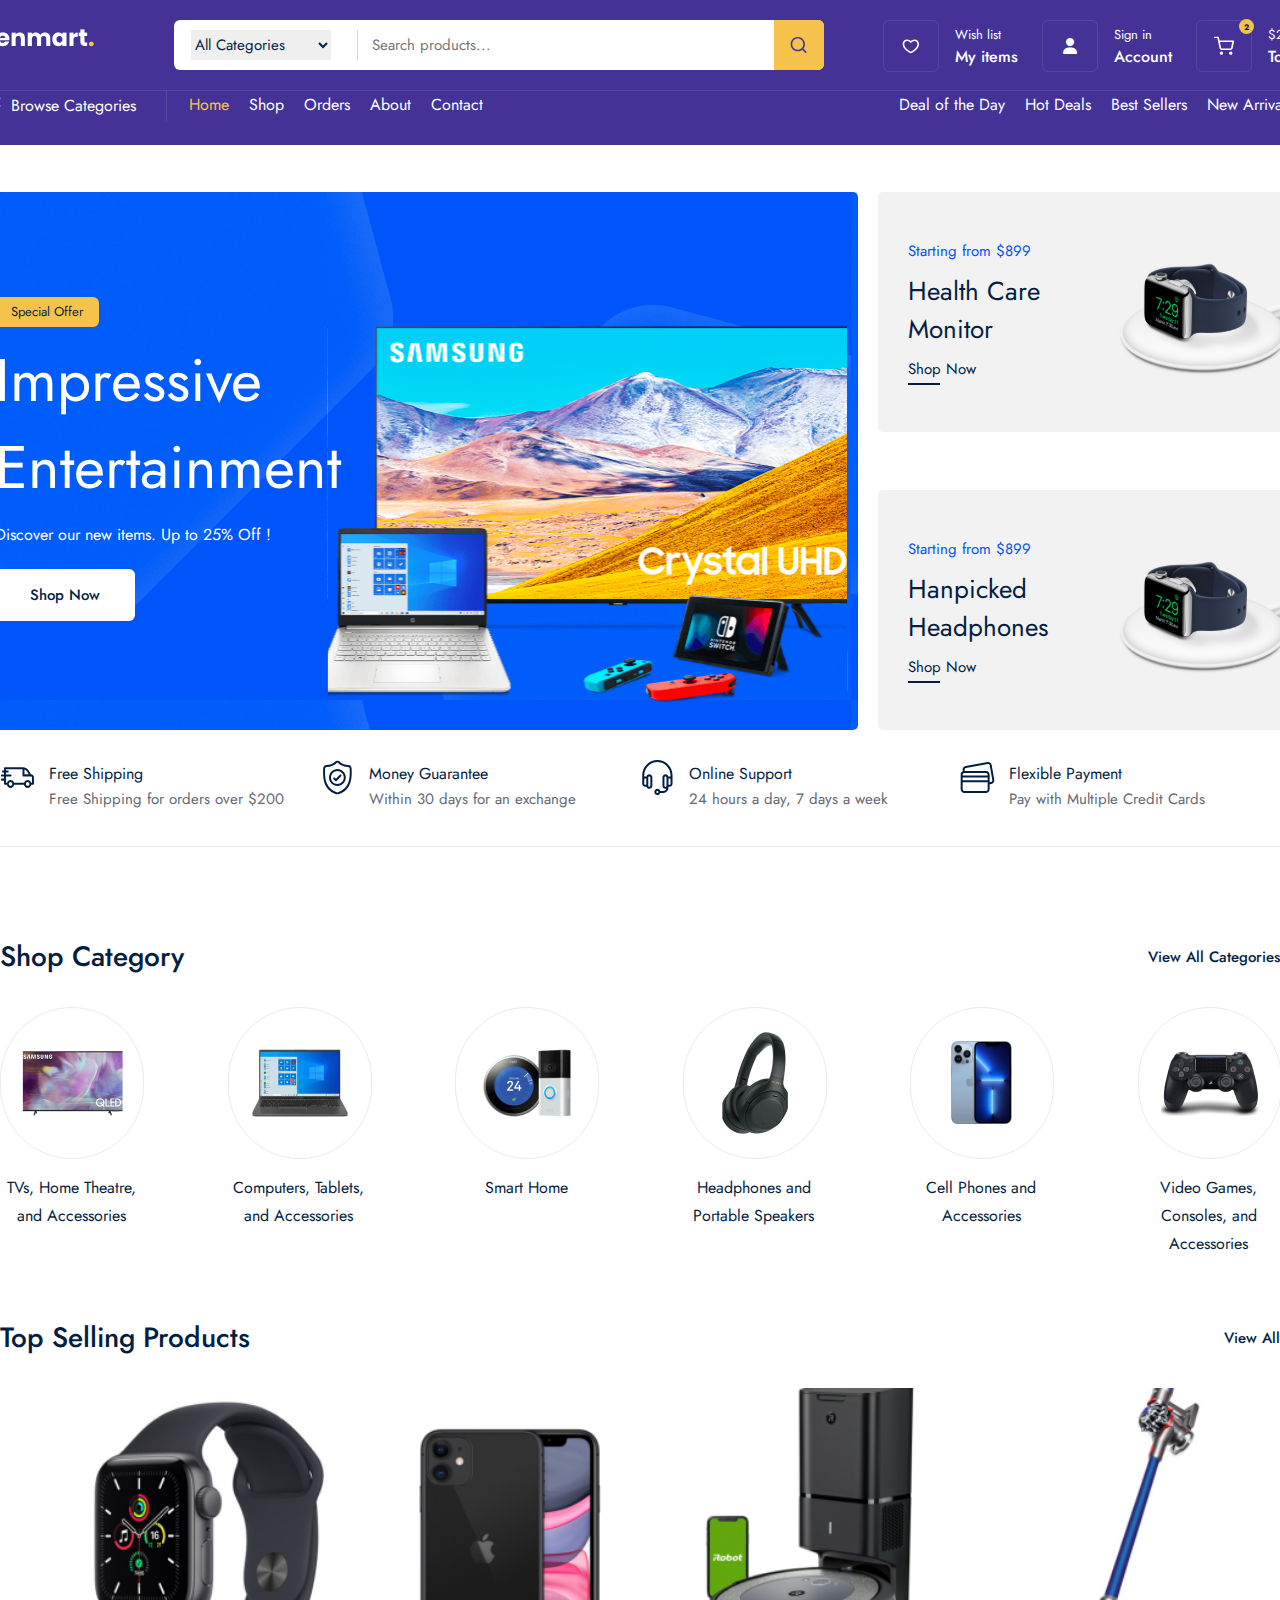
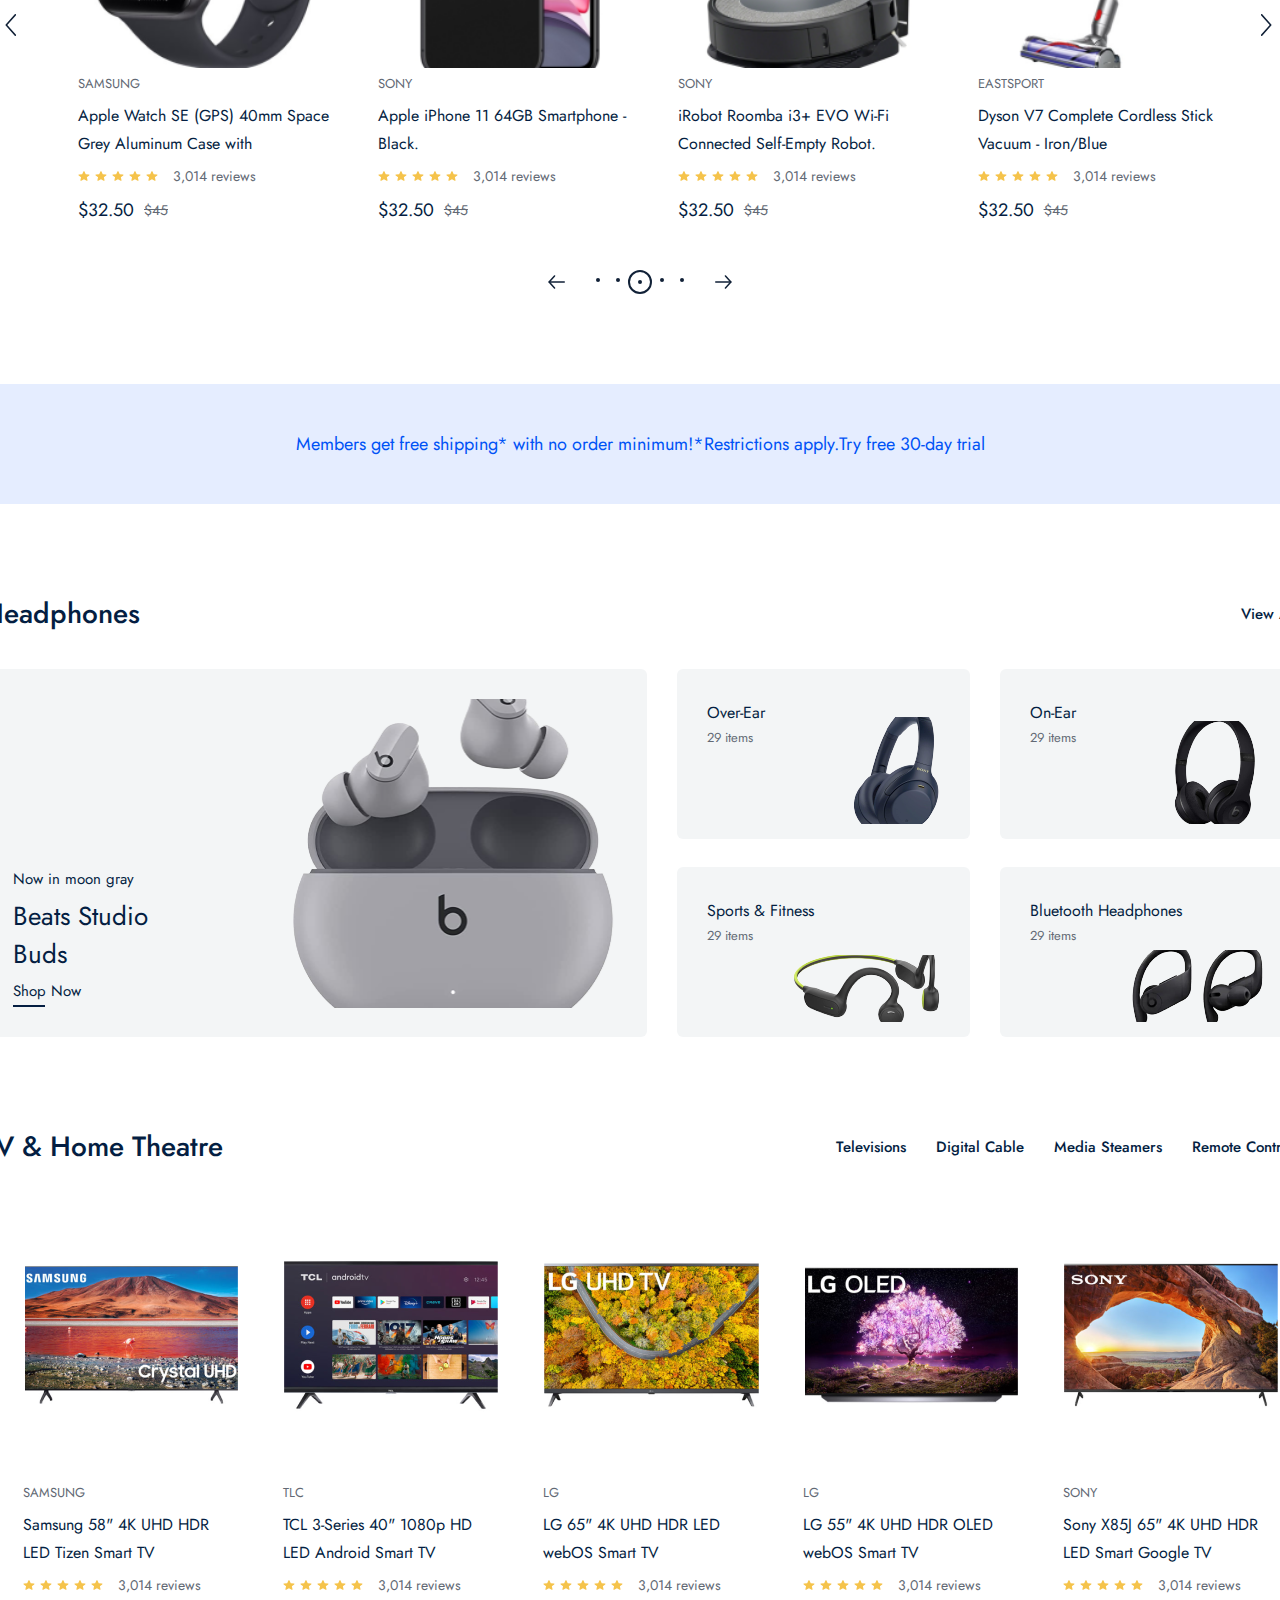
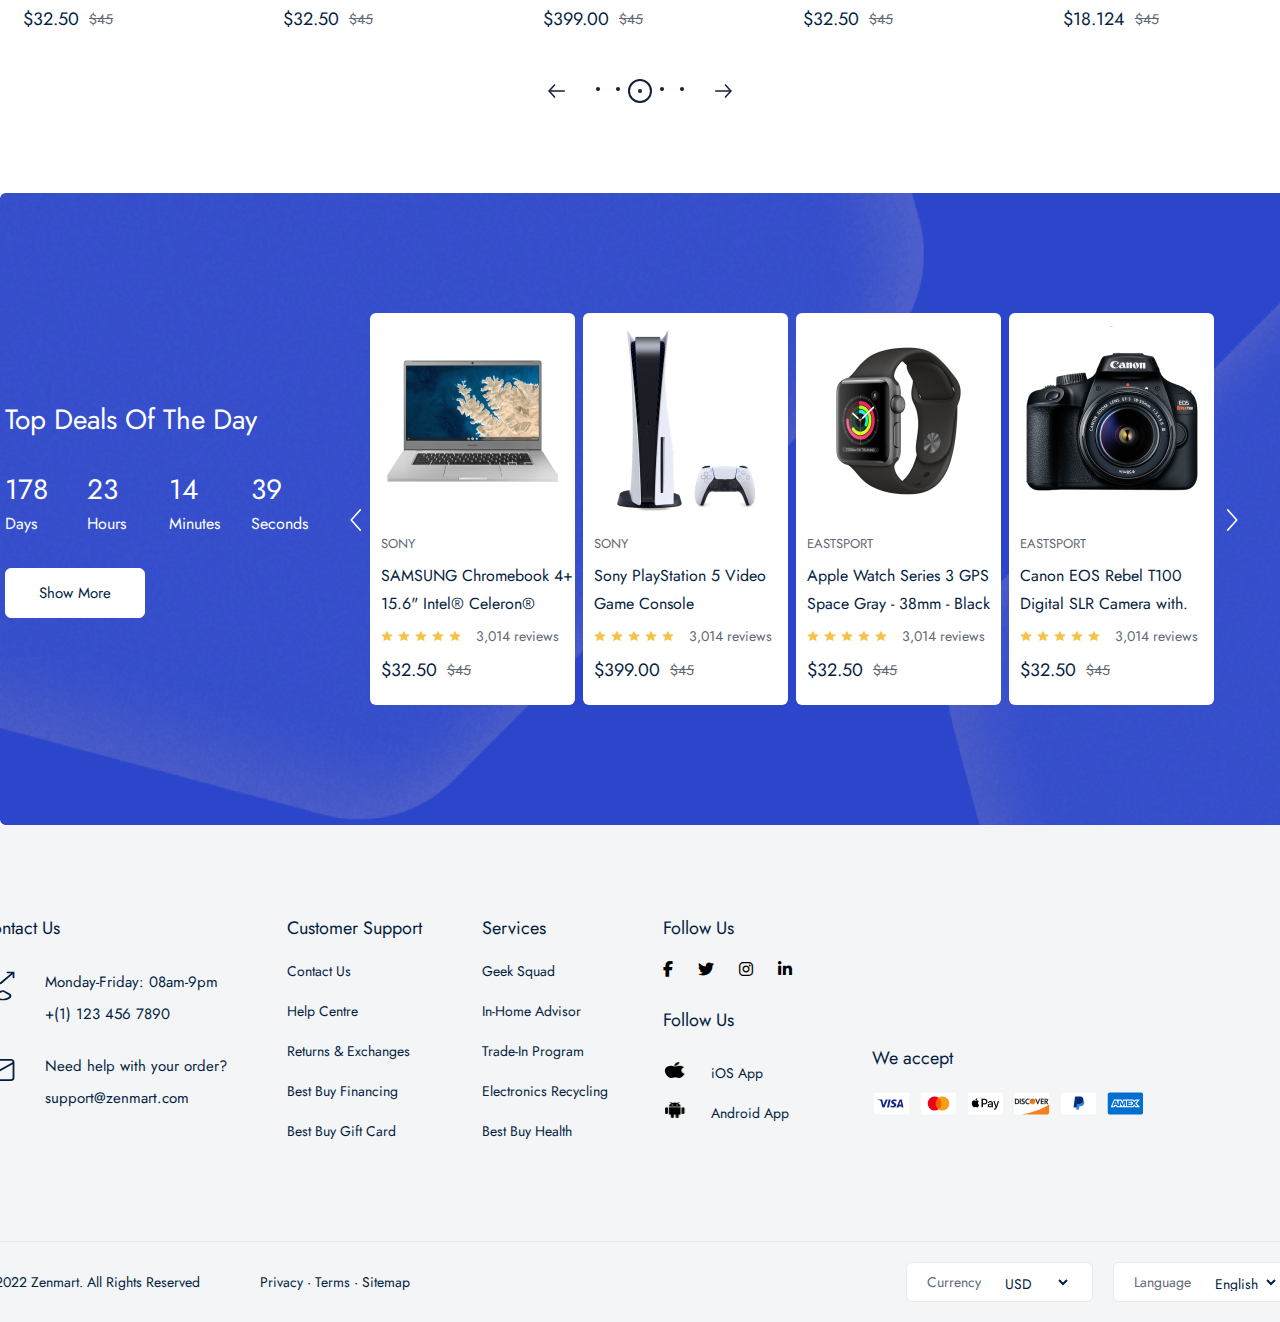
<file: Index.html>
<!DOCTYPE html>
<html lang="en">
  <head>
    <meta charset="UTF-8" />
    <meta name="viewport" content="width=device-width, initial-scale=1.0" />
    <title>Zenmart</title>
    <link rel="preconnect" href="https://fonts.googleapis.com" />
    <link rel="preconnect" href="https://fonts.gstatic.com" crossorigin />
    <link rel="preconnect" href="https://fonts.googleapis.com" />
    <link rel="preconnect" href="https://fonts.gstatic.com" crossorigin />
    <link rel="preconnect" href="https://fonts.googleapis.com" />
    <link rel="preconnect" href="https://fonts.gstatic.com" crossorigin />
    <link
      href="https://fonts.googleapis.com/css2?family=Jost:ital,wght@0,100;0,200;0,300;0,400;0,500;0,600;0,700;0,800;0,900;1,100;1,200;1,300;1,400;1,500;1,600;1,700;1,800;1,900&display=swap"
      rel="stylesheet"
    />
    <link
      rel="stylesheet"
      href="https://cdnjs.cloudflare.com/ajax/libs/font-awesome/6.7.2/css/all.min.css"
      integrity="sha512-Evv84Mr4kqVGRNSgIGL/F/aIDqQb7xQ2vcrdIwxfjThSH8CSR7PBEakCr51Ck+w+/U6swU2Im1vVX0SVk9ABhg=="
      crossorigin="anonymous"
      referrerpolicy="no-referrer"
    />
    <link rel="stylesheet" href="public/css/command.css" />
    <link rel="stylesheet" href="public/css/home.css" />
  </head>

  <body>
    <div class="navbar_frame">
      <div class="container">
        <div class="navbar_top">
          <a href="Index.html">
            <img src="public/images/icons/logo.png" alt="" />
          </a>
          <div class="nav_search_frame">
            <div class="nav_search_box">
              <div class="category_list">
                <select>
                  <option value="" selected>All Categories</option>
                  <option value="">Computers</option>
                </select>
              </div>
              <input type="search" placeholder="Search products..." />
            </div>
            <div class="nav_icon_box">
              <img src="public/images/icons/search.svg" alt="" />
            </div>
          </div>
          <div class="nav_top_menu">
            <a href="order/cart.html">
              <div class="top_menu_box">
                <div class="box_icon_box">
                  <img src="public/images/icons/heart.svg" alt="" />
                </div>
                <div class="box_info_box">
                  <span>Wish list</span>
                  <strong>My items</strong>
                </div>
              </div>
            </a>
            <a href="other/login.html">
              <div class="top_menu_box">
                <div class="box_icon_box">
                  <i class="fa-solid fa-user" style="color: #ffffff"></i>
                </div>
                <div class="box_info_box">
                  <span>Sign in</span>
                  <strong>Account</strong>
                </div>
              </div>
            </a>
            <a href="order/cart.html">
              <div class="top_menu_box">
                <div class="box_icon_box">
                  <div class="basket_count">2</div>
                  <img src="public/images/icons/shopping-cart.svg" alt="" />
                </div>
                <div class="box_info_box">
                  <span>$200</span>
                  <strong>Total</strong>
                </div>
              </div>
            </a>
          </div>
        </div>
        <div class="navbar_bott">
          <div class="navbar_bot_menu_box">
            <div class="browse_box">
              <img src="public/images/icons/browse.svg" alt="" />
              <span>Browse Categories</span>
            </div>
            <div class="navbar_route_menu">
              <div class="router_menu">
                <a href="Index.html" class="active">Home</a>
              </div>
              <div class="router_menu">
                <a href="product/all.html">Shop</a>
              </div>
              <div class="router_menu">
                <a href="order/cart.html">Orders</a>
              </div>
              <div class="router_menu">
                <a href="other/about.html">About</a>
              </div>
              <div class="router_menu">
                <a href="other/contact.html">Contact</a>
              </div>
            </div>
            <div class="sorting_menu">
              <span>Deal of the Day</span>
              <span>Hot Deals</span>
              <span>Best Sellers</span>
              <span>New Arrivals</span>
            </div>
          </div>
        </div>
      </div>
    </div>

    <div class="home_page">
      <div class="header_frame">
        <div class="container">
          <div class="header_left">
            <div class="header_content">
              <div>Special Offer</div>
              <span>Impressive Entertainment</span>
              <p>Discover our new items. Up to 25% Off !</p>
              <a href="product/all.html">Shop Now</a>
              <img src="public/images/icons/header_img.svg" alt="" />
            </div>
          </div>
          <div class="header_right">
            <div class="header_box">
              <div class="box_left">
                <span>Starting from $899</span>
                <p>Health Care Monitor</p>
                <a href="product/choosenProduct.html">Shop Now</a>
                <div class="hover_border"></div>
              </div>
              <div class="box_right">
                <img src="public/images/icons/smart_watch.svg" alt="" />
              </div>
            </div>
            <div class="header_box">
              <div class="box_left">
                <span>Starting from $899</span>
                <p>Hanpicked Headphones</p>
                <a href="product/choosenProduct.html">Shop Now</a>
                <div class="hover_border"></div>
              </div>
              <div class="box_right">
                <img src="public/images/icons/smart_watch.svg" alt="" />
              </div>
            </div>
          </div>
        </div>
      </div>
      <div class="service_frame">
        <div class="container">
          <div class="service_box">
            <img src="public/images/icons/track.svg" alt="" />
            <div class="service_content">
              <span>Free Shipping</span>
              <p>Free Shipping for orders over $200</p>
            </div>
          </div>
          <div class="service_box">
            <img src="public/images/icons/money_guarantee.svg" alt="" />
            <div class="service_content">
              <span>Money Guarantee</span>
              <p>Within 30 days for an exchange</p>
            </div>
          </div>
          <div class="service_box">
            <img src="public/images/icons/support.svg" alt="" />
            <div class="service_content">
              <span>Online Support</span>
              <p>24 hours a day, 7 days a week</p>
            </div>
          </div>
          <div class="service_box">
            <img src="public/images/icons/payment.svg" alt="" />
            <div class="service_content">
              <span>Flexible Payment</span>
              <p>Pay with Multiple Credit Cards</p>
            </div>
          </div>
        </div>
      </div>
      <div class="shop_category_frame">
        <div class="container">
          <div class="category_top">
            <span>Shop Category</span>
            <a href="product/all.html">View all Categories</a>
          </div>
          <div class="category_wrapper">
            <div class="category_box">
              <div class="category_img_box">
                <img src="public/images/category/tv.png" alt="" />
              </div>
              <span> TVs, Home Theatre, and Accessories</span>
            </div>
            <div class="category_box">
              <div class="category_img_box">
                <img src="public/images/category/computer.png" alt="" />
              </div>
              <span> Computers, Tablets, and Accessories</span>
            </div>
            <div class="category_box">
              <div class="category_img_box">
                <img src="public/images/category/smart.png" alt="" />
              </div>
              <span> Smart Home</span>
            </div>
            <div class="category_box">
              <div class="category_img_box">
                <img src="public/images/category/headphone.png" alt="" />
              </div>
              <span>Headphones and Portable Speakers</span>
            </div>
            <div class="category_box">
              <div class="category_img_box">
                <img src="public/images/category/phone.png" alt="" />
              </div>
              <span> Cell Phones and Accessories</span>
            </div>
            <div class="category_box">
              <div class="category_img_box">
                <img src="public/images/category/game.png" alt="" />
              </div>
              <span>Video Games, Consoles, and Accessories</span>
            </div>
          </div>
        </div>
      </div>
      <div class="selling_product_frame">
        <div class="container">
          <div class="category_top">
            <span>Top Selling Products</span>
            <a href="product/all.html">View all</a>
          </div>
          <div class="product_wrapper">
            <div class="next_prev_box">
              <img src="public/images/icons/next.svg" alt="" />
            </div>
            <div class="product_boxes">
              <div class="product_box">
                <a href="product/choosenProduct.html">
                  <div
                    class="product_img_box"
                    style="
                      background: url('public/images/products/watch.png');
                      background-size: cover;
                    "
                  >
                    <div class="hover_box">
                      <button>Add to Cart</button>
                    </div>
                  </div>
                </a>
                <div class="product_content_box">
                  <span class="product_title">SAMSUNG</span>
                  <a href="">
                    <p class="product_desc">
                      Apple Watch SE (GPS) 40mm Space Grey Aluminum Case with
                    </p>
                  </a>
                  <div class="review_box">
                    <img src="public/images/icons/review.svg" alt="" />
                    <img src="public/images/icons/review.svg" alt="" />
                    <img src="public/images/icons/review.svg" alt="" />
                    <img src="public/images/icons/review.svg" alt="" />
                    <img src="public/images/icons/review.svg" alt="" />
                    <span>3,014 reviews</span>
                  </div>
                  <div class="price_box">
                    <strong>$32.50</strong>
                    <span>$45</span>
                  </div>
                </div>
              </div>
              <div class="product_box">
                <a href="product/choosenProduct.html">
                  <div
                    class="product_img_box"
                    style="
                      background: url('public/images/products/phone.png');
                      background-size: cover;
                    "
                  >
                    <div class="hover_box">
                      <button>Add to Cart</button>
                    </div>
                  </div>
                </a>
                <div class="product_content_box">
                  <span class="product_title">SONY</span>
                  <a href="">
                    <p class="product_desc">
                      Apple iPhone 11 64GB Smartphone - Black.
                    </p>
                  </a>
                  <div class="review_box">
                    <img src="public/images/icons/review.svg" alt="" />
                    <img src="public/images/icons/review.svg" alt="" />
                    <img src="public/images/icons/review.svg" alt="" />
                    <img src="public/images/icons/review.svg" alt="" />
                    <img src="public/images/icons/review.svg" alt="" />
                    <span>3,014 reviews</span>
                  </div>
                  <div class="price_box">
                    <strong>$32.50</strong>
                    <span>$45</span>
                  </div>
                </div>
              </div>
              <div class="product_box">
                <a href="product/choosenProduct.html">
                  <div
                    class="product_img_box"
                    style="
                      background: url('public/images/products/iRobot.png');
                      background-size: cover;
                    "
                  >
                    <div class="hover_box">
                      <button>Add to Cart</button>
                    </div>
                  </div>
                </a>
                <div class="product_content_box">
                  <span class="product_title">SONY</span>
                  <a href="">
                    <p class="product_desc">
                      iRobot Roomba i3+ EVO Wi-Fi Connected Self-Empty Robot.
                    </p>
                  </a>
                  <div class="review_box">
                    <img src="public/images/icons/review.svg" alt="" />
                    <img src="public/images/icons/review.svg" alt="" />
                    <img src="public/images/icons/review.svg" alt="" />
                    <img src="public/images/icons/review.svg" alt="" />
                    <img src="public/images/icons/review.svg" alt="" />
                    <span>3,014 reviews</span>
                  </div>
                  <div class="price_box">
                    <strong>$32.50</strong>
                    <span>$45</span>
                  </div>
                </div>
              </div>
              <div class="product_box">
                <a href="product/choosenProduct.html">
                  <div
                    class="product_img_box"
                    style="
                      background: url('public/images/products/dyson.png');
                      background-size: cover;
                    "
                  >
                    <div class="hover_box">
                      <button>Add to Cart</button>
                    </div>
                  </div>
                </a>
                <div class="product_content_box">
                  <span class="product_title">EASTSPORT</span>
                  <a href="">
                    <p class="product_desc">
                      Dyson V7 Complete Cordless Stick Vacuum - Iron/Blue
                    </p>
                  </a>
                  <div class="review_box">
                    <img src="public/images/icons/review.svg" alt="" />
                    <img src="public/images/icons/review.svg" alt="" />
                    <img src="public/images/icons/review.svg" alt="" />
                    <img src="public/images/icons/review.svg" alt="" />
                    <img src="public/images/icons/review.svg" alt="" />
                    <span>3,014 reviews</span>
                  </div>
                  <div class="price_box">
                    <strong>$32.50</strong>
                    <span>$45</span>
                  </div>
                </div>
              </div>
              <div class="next_prev_box">
                <img
                  src="public/images/icons/next.svg"
                  style="transform: scale(-1)"
                  alt=""
                />
              </div>
            </div>
          </div>
          <div class="pagination_box">
            <div class="pagination_main">
              <img src="public/images/icons/arrow-prev_next.svg" alt="" />
              <div class="pagination_dot">
                <div class="dot">
                  <div></div>
                </div>
                <div class="dot">
                  <div></div>
                </div>
                <div class="dot active">
                  <div></div>
                </div>
                <div class="dot">
                  <div></div>
                </div>
                <div class="dot">
                  <div></div>
                </div>
              </div>
              <img
                src="public/images/icons/arrow-prev_next.svg"
                alt=""
                style="transform: scaleX(-1)"
              />
            </div>
          </div>
        </div>
      </div>
      <div class="adv_frame">
        Members get free shipping* with no order minimum!*Restrictions apply.Try
        free 30-day trial
      </div>
      <div class="spec_product_frame">
        <div class="container">
          <div class="category_top">
            <span>Headphones</span>
            <a href="product/all.html">View all</a>
          </div>
          <div class="spec_product_wrapper">
            <div class="big_product_box">
              <div class="big_product_content">
                <span>Now in moon gray</span>
                <p>Beats Studio Buds</p>
                <a href="product/choosenProduct.html">Shop Now</a>
                <div class="hover_border"></div>
              </div>
              <img src="public/images/products/headphone_big.png" alt="" />
            </div>
            <div class="small_product_wrapper">
              <div class="small_product_box">
                <div class="small_product_content">
                  <strong>Over-Ear</strong>
                  <span>29 items</span>
                </div>
                <img src="public/images/products/sony_headphone.png" alt="" />
              </div>
              <div class="small_product_box">
                <div class="small_product_content">
                  <strong>On-Ear</strong>
                  <span>29 items</span>
                </div>
                <img src="public/images/products/on-ear.png" alt="" />
              </div>
              <div class="small_product_box">
                <div class="small_product_content">
                  <strong>Sports & Fitness</strong>
                  <span>29 items</span>
                </div>
                <img
                  src="public/images/products/fitness_headphone.png"
                  alt=""
                />
              </div>
              <div class="small_product_box">
                <div class="small_product_content">
                  <strong>Bluetooth Headphones</strong>
                  <span>29 items</span>
                </div>
                <img
                  src="public/images/products/bluetooth_headphones.png"
                  alt=""
                />
              </div>
            </div>
          </div>
        </div>
      </div>
      <div class="tv_frame">
        <div class="container">
          <div class="category_top">
            <span>TV & Home Theatre</span>
            <div>
              <a href="">Televisions</a>
              <a href="">Digital Cable</a>
              <a href="">Media Steamers</a>
              <a href="">Remote Controls</a>
            </div>
          </div>
          <div class="tv_wrapper">
            <div class="next_prev_box">
              <img src="public/images/icons/next.svg" alt="" />
            </div>
            <div class="tv_product_boxes">
              <div class="tv_product_box">
                <div class="product_img">
                  <a href="product/choosenProduct.html">
                    <img src="public/images/products/samsung_tv.png" alt="" />
                  </a>
                </div>
                <div class="product_content_box">
                  <span class="product_title">SAMSUNG</span>
                  <a href="product/choosenProduct.html">
                    <p class="product_desc">
                      Samsung 58" 4K UHD HDR LED Tizen Smart TV
                    </p>
                  </a>
                  <div class="review_box">
                    <img src="public/images/icons/review.svg" alt="" />
                    <img src="public/images/icons/review.svg" alt="" />
                    <img src="public/images/icons/review.svg" alt="" />
                    <img src="public/images/icons/review.svg" alt="" />
                    <img src="public/images/icons/review.svg" alt="" />
                    <span>3,014 reviews</span>
                  </div>
                  <div class="price_box">
                    <strong>$32.50</strong>
                    <span>$45</span>
                  </div>
                </div>
              </div>
              <div class="tv_product_box">
                <div class="product_img">
                  <a href="product/choosenProduct.html">
                    <img src="public/images/products/tcl.png" alt="" />
                  </a>
                </div>
                <div class="product_content_box">
                  <span class="product_title">TLC</span>
                  <a href="product/choosenProduct.html">
                    <p class="product_desc">
                      TCL 3-Series 40" 1080p HD LED Android Smart TV
                    </p>
                  </a>
                  <div class="review_box">
                    <img src="public/images/icons/review.svg" alt="" />
                    <img src="public/images/icons/review.svg" alt="" />
                    <img src="public/images/icons/review.svg" alt="" />
                    <img src="public/images/icons/review.svg" alt="" />
                    <img src="public/images/icons/review.svg" alt="" />
                    <span>3,014 reviews</span>
                  </div>
                  <div class="price_box">
                    <strong>$32.50</strong>
                    <span>$45</span>
                  </div>
                </div>
              </div>
              <div class="tv_product_box">
                <div class="product_img">
                  <a href="product/choosenProduct.html">
                    <img src="public/images/products/LG-UHD.png" alt="" />
                  </a>
                </div>
                <div class="product_content_box">
                  <span class="product_title">LG</span>
                  <a href="product/choosenProduct.html">
                    <p class="product_desc">
                      LG 65" 4K UHD HDR LED webOS Smart TV
                    </p>
                  </a>
                  <div class="review_box">
                    <img src="public/images/icons/review.svg" alt="" />
                    <img src="public/images/icons/review.svg" alt="" />
                    <img src="public/images/icons/review.svg" alt="" />
                    <img src="public/images/icons/review.svg" alt="" />
                    <img src="public/images/icons/review.svg" alt="" />
                    <span>3,014 reviews</span>
                  </div>
                  <div class="price_box">
                    <strong>$399.00</strong>
                    <span>$45</span>
                  </div>
                </div>
              </div>
              <div class="tv_product_box">
                <div class="product_img">
                  <a href="product/choosenProduct.html">
                    <img src="public/images/products/LG-OLED.png" alt="" />
                  </a>
                </div>
                <div class="product_content_box">
                  <span class="product_title">LG</span>
                  <a href="product/choosenProduct.html">
                    <p class="product_desc">
                      LG 55" 4K UHD HDR OLED webOS Smart TV
                    </p>
                  </a>
                  <div class="review_box">
                    <img src="public/images/icons/review.svg" alt="" />
                    <img src="public/images/icons/review.svg" alt="" />
                    <img src="public/images/icons/review.svg" alt="" />
                    <img src="public/images/icons/review.svg" alt="" />
                    <img src="public/images/icons/review.svg" alt="" />
                    <span>3,014 reviews</span>
                  </div>
                  <div class="price_box">
                    <strong>$32.50</strong>
                    <span>$45</span>
                  </div>
                </div>
              </div>
              <div class="tv_product_box">
                <div class="product_img">
                  <a href="product/choosenProduct.html">
                    <img src="public/images/products/SONY-TV.png" alt="" />
                  </a>
                </div>
                <div class="product_content_box">
                  <span class="product_title">SONY</span>
                  <a href="product/choosenProduct.html">
                    <p class="product_desc">
                      Sony X85J 65" 4K UHD HDR LED Smart Google TV
                    </p>
                  </a>
                  <div class="review_box">
                    <img src="public/images/icons/review.svg" alt="" />
                    <img src="public/images/icons/review.svg" alt="" />
                    <img src="public/images/icons/review.svg" alt="" />
                    <img src="public/images/icons/review.svg" alt="" />
                    <img src="public/images/icons/review.svg" alt="" />
                    <span>3,014 reviews</span>
                  </div>
                  <div class="price_box">
                    <strong>$18.124</strong>
                    <span>$45</span>
                  </div>
                </div>
              </div>
            </div>
            <div class="next_prev_box">
              <img
                src="public/images/icons/next.svg"
                style="transform: scale(-1)"
                alt=""
              />
            </div>
          </div>
          <div class="pagination_box">
            <div class="pagination_main">
              <img src="public/images/icons/arrow-prev_next.svg" alt="" />
              <div class="pagination_dot">
                <div class="dot">
                  <div></div>
                </div>
                <div class="dot">
                  <div></div>
                </div>
                <div class="dot active">
                  <div></div>
                </div>
                <div class="dot">
                  <div></div>
                </div>
                <div class="dot">
                  <div></div>
                </div>
              </div>
              <img
                src="public/images/icons/arrow-prev_next.svg"
                alt=""
                style="transform: scaleX(-1)"
              />
            </div>
          </div>
        </div>
      </div>
      <div class="event_frame">
        <div class="container">
          <div class="event_content_box">
            <p>Top Deals Of The Day</p>
            <div class="timer_wrapper">
              <div class="timer_box">
                <strong>178</strong>
                <span>Days</span>
              </div>
              <div class="timer_box">
                <strong>23</strong>
                <span>Hours</span>
              </div>
              <div class="timer_box">
                <strong>14</strong>
                <span>Minutes</span>
              </div>
              <div class="timer_box">
                <strong>39</strong>
                <span>Seconds</span>
              </div>
            </div>
            <a href="product/all.html"> Show More </a>
          </div>
          <div class="event_product_wrapper">
            <div class="next_prev_box">
              <img
                class="white_svg"
                src="public/images/icons/next.svg"
                alt=""
              />
            </div>
            <div class="event_product_boxses">
              <div class="event_product_box">
                <div class="event_product_img">
                  <a href="product/choosenProduct.html">
                    <img
                      src="public/images/products/sony_notebook.png"
                      alt=""
                    />
                  </a>
                </div>
                <div class="product_content_box" style="padding: 0 0 0 11px">
                  <span class="product_title">SONY</span>
                  <a href="product/choosenProduct.html">
                    <p class="product_desc">
                      SAMSUNG Chromebook 4+ 15.6" Intel® Celeron®
                    </p>
                  </a>
                  <div class="review_box">
                    <img src="public/images/icons/review.svg" alt="" />
                    <img src="public/images/icons/review.svg" alt="" />
                    <img src="public/images/icons/review.svg" alt="" />
                    <img src="public/images/icons/review.svg" alt="" />
                    <img src="public/images/icons/review.svg" alt="" />
                    <span>3,014 reviews</span>
                  </div>
                  <div class="price_box">
                    <strong>$32.50</strong>
                    <span>$45</span>
                  </div>
                </div>
              </div>
              <div class="event_product_box">
                <div class="event_product_img">
                  <a href="product/choosenProduct.html">
                    <img
                      src="public/images/products/sony_playstation.png"
                      alt=""
                    />
                  </a>
                </div>
                <div class="product_content_box" style="padding: 0 0 0 11px">
                  <span class="product_title">SONY</span>
                  <a href="product/choosenProduct.html">
                    <p class="product_desc">
                      Sony PlayStation 5 Video Game Console
                    </p>
                  </a>
                  <div class="review_box">
                    <img src="public/images/icons/review.svg" alt="" />
                    <img src="public/images/icons/review.svg" alt="" />
                    <img src="public/images/icons/review.svg" alt="" />
                    <img src="public/images/icons/review.svg" alt="" />
                    <img src="public/images/icons/review.svg" alt="" />
                    <span>3,014 reviews</span>
                  </div>
                  <div class="price_box">
                    <strong>$399.00</strong>
                    <span>$45</span>
                  </div>
                </div>
              </div>
              <div class="event_product_box">
                <div class="event_product_img">
                  <a href="product/choosenProduct.html">
                    <img src="public/images/products/apple_watch.png" alt="" />
                  </a>
                </div>
                <div class="product_content_box" style="padding: 0 0 0 11px">
                  <span class="product_title">Eastsport</span>
                  <a href="product/choosenProduct.html">
                    <p class="product_desc">
                      Apple Watch Series 3 GPS Space Gray - 38mm - Black
                    </p>
                  </a>
                  <div class="review_box">
                    <img src="public/images/icons/review.svg" alt="" />
                    <img src="public/images/icons/review.svg" alt="" />
                    <img src="public/images/icons/review.svg" alt="" />
                    <img src="public/images/icons/review.svg" alt="" />
                    <img src="public/images/icons/review.svg" alt="" />
                    <span>3,014 reviews</span>
                  </div>
                  <div class="price_box">
                    <strong>$32.50</strong>
                    <span>$45</span>
                  </div>
                </div>
              </div>
              <div class="event_product_box">
                <div class="event_product_img">
                  <a href="product/choosenProduct.html">
                    <img src="public/images/products/canon_camera.png" alt="" />
                  </a>
                </div>
                <div class="product_content_box" style="padding: 0 0 0 11px">
                  <span class="product_title">Eastsport</span>
                  <a href="product/choosenProduct.html">
                    <p class="product_desc">
                      Canon EOS Rebel T100 Digital SLR Camera with.
                    </p>
                  </a>
                  <div class="review_box">
                    <img src="public/images/icons/review.svg" alt="" />
                    <img src="public/images/icons/review.svg" alt="" />
                    <img src="public/images/icons/review.svg" alt="" />
                    <img src="public/images/icons/review.svg" alt="" />
                    <img src="public/images/icons/review.svg" alt="" />
                    <span>3,014 reviews</span>
                  </div>
                  <div class="price_box">
                    <strong>$32.50</strong>
                    <span>$45</span>
                  </div>
                </div>
              </div>
            </div>
            <div class="next_prev_box">
              <img
                src="public/images/icons/next.svg"
                style="transform: scale(-1)"
                alt=""
                class="white_svg"
              />
            </div>
          </div>
        </div>
      </div>
    </div>

    <div class="footer_frame">
      <div class="container">
        <div class="footer_top">
          <div class="footer_contact_box">
            <span class="footer_spec_title">Contact Us</span>
            <div class="footer_contact_main">
              <img src="public/images/icons/phone-call.svg" alt="" />
              <div>
                <strong>Monday-Friday: 08am-9pm</strong>
                <span>+(1) 123 456 7890</span>
              </div>
            </div>
            <div class="footer_contact_main">
              <img src="public/images/icons/email.svg" alt="" />
              <div>
                <strong>Need help with your order?</strong>
                <span>support@zenmart.com</span>
              </div>
            </div>
          </div>
          <div class="footer_support_box">
            <span class="footer_spec_title" style="margin-bottom: 10px"
              >Customer Support</span
            >
            <a href="">Contact Us</a>
            <a href="">Help Centre </a>
            <a href="">Returns & Exchanges</a>
            <a href="">Best Buy Financing</a>
            <a href="">Best Buy Gift Card</a>
          </div>
          <div class="footer_support_box">
            <span class="footer_spec_title" style="margin-bottom: 10px"
              >Services</span
            >
            <a href="">Geek Squad</a>
            <a href="">In-Home Advisor </a>
            <a href="">Trade-In Program</a>
            <a href="">Electronics Recycling</a>
            <a href="">Best Buy Health</a>
          </div>
          <div class="footer_media_box">
            <div class="footer_media_main">
              <span class="footer_spec_title" style="margin-bottom: 20px">
                Follow Us
              </span>
              <div class="media_box">
                <i class="fa-brands fa-facebook-f"></i>
                <i class="fa-brands fa-twitter"></i>
                <i class="fa-brands fa-instagram"></i>
                <i class="fa-brands fa-linkedin-in"></i>
              </div>
            </div>
            <div class="footer_media_main" style="margin-top: 30px">
              <span class="footer_spec_title" style="margin-bottom: 20px">
                Follow Us
              </span>
              <div class="mobile_app_box">
                <img src="public/images/icons/apple_icon.png" alt="" />
                <span>iOS App</span>
              </div>
              <div class="mobile_app_box">
                <img src="public/images/icons/android_icon.png" alt="" />
                <span>Android App</span>
              </div>
            </div>
          </div>
          <div class="footer_media_box">
            <div class="footer_media_main" style="margin-top: 130px">
              <span class="footer_spec_title" style="margin-bottom: 20px">
                We accept
              </span>
              <div class="card_box">
                <img src="public/images/icons/visa.png" alt="" />
                <img src="public/images/icons/master_card.png" alt="" />
                <img src="public/images/icons/apple_pay.png" alt="" />
                <img src="public/images/icons/dicvover.png" alt="" />
                <img src="public/images/icons/paypal.png" alt="" />
                <img src="public/images/icons/amex.png" alt="" />
              </div>
            </div>
          </div>
        </div>
        <div class="footer_bottom">
          <div class="footer_main">
            <div class="footer_bottom_left">
              <span>© 2022 Zenmart. All Rights Reserved</span>
              <span>Privacy · Terms · Sitemap</span>
            </div>
            <div class="footer_bottom_right">
              <div class="footer_select_box">
                <span>Currency</span>
                <select name="" id="">
                  <option value="" selected>USD</option>
                  <option value="">UZS</option>
                </select>
              </div>
              <div class="footer_select_box">
                <span>Language</span>
                <select name="" id="">
                  <option value="" selected>English</option>
                  <option value="">Uzbek</option>
                </select>
              </div>
            </div>
          </div>
        </div>
      </div>
    </div>
  </body>
</html>
</file>
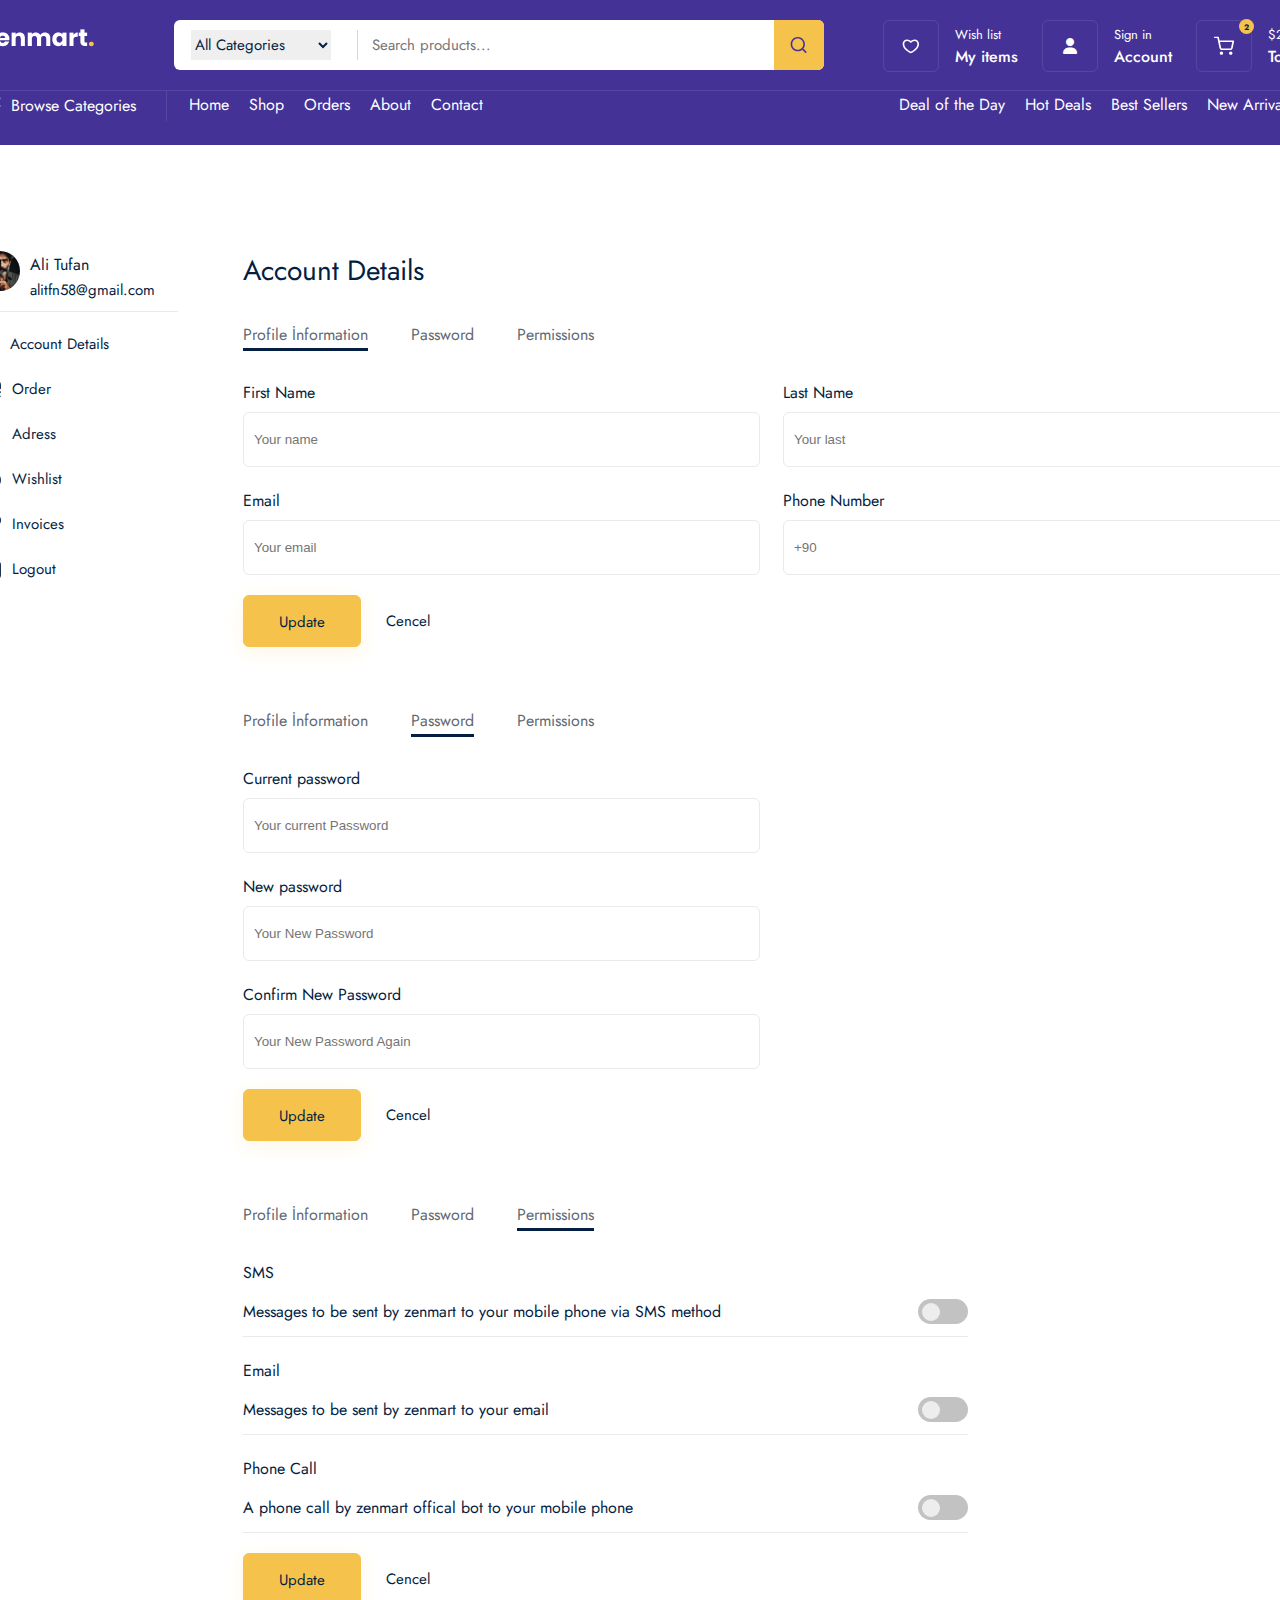
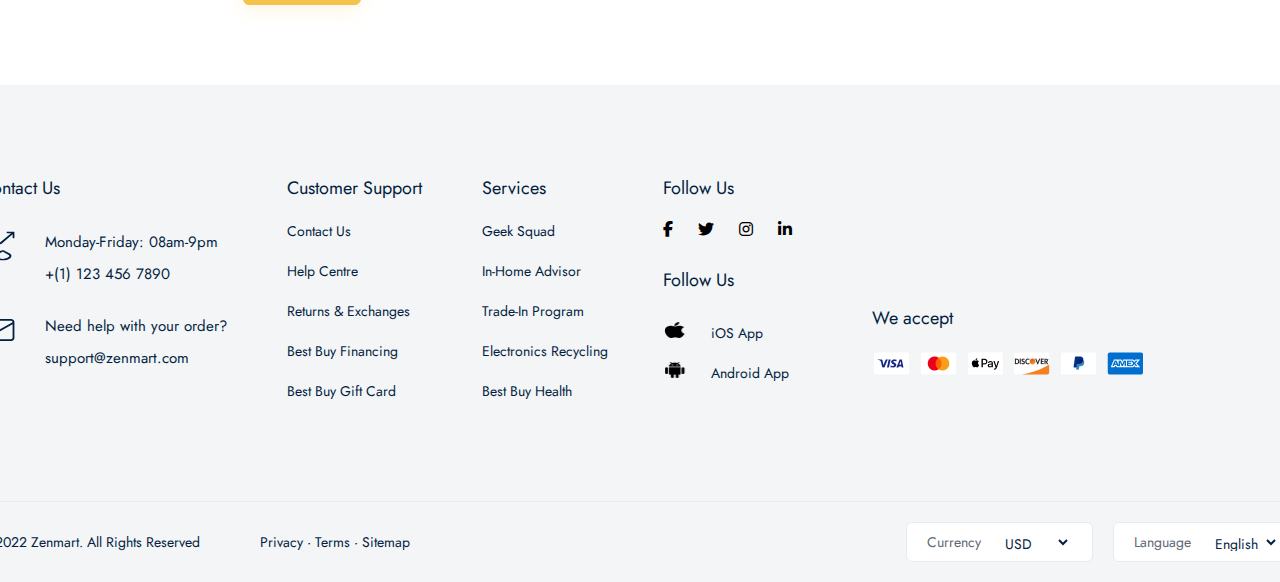
<file: myPage/index.html>
<!DOCTYPE html>
<html lang="en">
  <head>
    <meta charset="UTF-8" />
    <meta name="viewport" content="width=device-width, initial-scale=1.0" />
    <title>Zenmart</title>
    <link rel="preconnect" href="https://fonts.googleapis.com" />
    <link rel="preconnect" href="https://fonts.gstatic.com" crossorigin />
    <link rel="preconnect" href="https://fonts.googleapis.com" />
    <link rel="preconnect" href="https://fonts.gstatic.com" crossorigin />
    <link rel="preconnect" href="https://fonts.googleapis.com" />
    <link rel="preconnect" href="https://fonts.gstatic.com" crossorigin />
    <link
      href="https://fonts.googleapis.com/css2?family=Jost:ital,wght@0,100;0,200;0,300;0,400;0,500;0,600;0,700;0,800;0,900;1,100;1,200;1,300;1,400;1,500;1,600;1,700;1,800;1,900&display=swap"
      rel="stylesheet"
    />
    <link
      rel="stylesheet"
      href="https://cdnjs.cloudflare.com/ajax/libs/font-awesome/6.7.2/css/all.min.css"
      integrity="sha512-Evv84Mr4kqVGRNSgIGL/F/aIDqQb7xQ2vcrdIwxfjThSH8CSR7PBEakCr51Ck+w+/U6swU2Im1vVX0SVk9ABhg=="
      crossorigin="anonymous"
      referrerpolicy="no-referrer"
    />
    <link rel="stylesheet" href="../public/css/command.css" />
    <link rel="stylesheet" href="../public/css/myPage.css" />
  </head>

  <body>
    <div class="navbar_frame">
      <div class="container">
        <div class="navbar_top">
          <a href="../Index.html">
            <img src="../public/images/icons/logo.png" alt="" />
          </a>
          <div class="nav_search_frame">
            <div class="nav_search_box">
              <div class="category_list">
                <select>
                  <option value="" selected>All Categories</option>
                  <option value="">Computers</option>
                </select>
              </div>
              <input type="search" placeholder="Search products..." />
            </div>
            <div class="nav_icon_box">
              <img src="../public/images/icons/search.svg" alt="" />
            </div>
          </div>
          <div class="nav_top_menu">
            <a href="../order/cart.html">
              <div class="top_menu_box">
                <div class="box_icon_box">
                  <img src="../public/images/icons/heart.svg" alt="" />
                </div>
                <div class="box_info_box">
                  <span>Wish list</span>
                  <strong>My items</strong>
                </div>
              </div>
            </a>
            <a href="../other/login.html">
              <div class="top_menu_box">
                <div class="box_icon_box">
                  <i class="fa-solid fa-user" style="color: #ffffff"></i>
                </div>
                <div class="box_info_box">
                  <span>Sign in</span>
                  <strong>Account</strong>
                </div>
              </div>
            </a>
            <a href="../order/cart.html">
              <div class="top_menu_box">
                <div class="box_icon_box">
                  <div class="basket_count">2</div>
                  <img src="../public/images/icons/shopping-cart.svg" alt="" />
                </div>
                <div class="box_info_box">
                  <span>$200</span>
                  <strong>Total</strong>
                </div>
              </div>
            </a>
          </div>
        </div>
        <div class="navbar_bott">
          <div class="navbar_bot_menu_box">
            <div class="browse_box">
              <img src="../public/images/icons/browse.svg" alt="" />
              <span>Browse Categories</span>
            </div>
            <div class="navbar_route_menu">
              <div class="router_menu">
                <a href="../Index.html">Home</a>
              </div>
              <div class="router_menu">
                <a href="../product/all.html">Shop</a>
              </div>
              <div class="router_menu">
                <a href="../order/cart.html">Orders</a>
              </div>
              <div class="router_menu">
                <a href="../other/about.html">About</a>
              </div>
              <div class="router_menu">
                <a href="../other/contact.html">Contact</a>
              </div>
            </div>
            <div class="sorting_menu">
              <span>Deal of the Day</span>
              <span>Hot Deals</span>
              <span>Best Sellers</span>
              <span>New Arrivals</span>
            </div>
          </div>
        </div>
      </div>
    </div>

    <div class="my_page_frame">
      <div class="container">
        <div class="account_menu">
          <div class="account">
            <img src="../public/images/other/accout.jpg" alt="" />
            <div class="account_name">
              <strong>Ali Tufan</strong>
              <p>alitfn58@gmail.com</p>
            </div>
          </div>
          <div class="line"></div>
          <div class="menu">
            <div class="icon">
              <img src="../public/images/icons/my_account.svg" alt="" />
              <span>Account Details </span>
            </div>
            <div class="icon">
              <img src="../public/images/icons/order_icon.svg" alt="" />
              <span>Order </span>
            </div>
            <div class="icon">
              <img src="../public/images/icons/location_icon.svg" alt="" />
              <span>Adress</span>
            </div>
            <div class="icon">
              <img src="../public/images/icons/wishlist_icon.svg" alt="" />
              <span>Wishlist</span>
            </div>
            <div class="icon">
              <img src="../public/images/icons/invoice_icon.svg" alt="" />
              <span>Invoices</span>
            </div>
            <div class="icon">
              <img src="../public/images/icons/logout_icon.svg" alt="" />
              <span>Logout</span>
            </div>
          </div>
        </div>

        <div class="account_details">
          <strong>Account Details</strong>
          <div class="profile_info">
            <div class="tab_head">
              <span class="active">Profile İnformation </span>
              <span>Password</span>
              <span>Permissions</span>
            </div>
            <div class="inputs">
              <div>
                <p>First Name</p>
                <input type="text" placeholder="Your name" />
              </div>
              <div>
                <p>Last Name</p>
                <input type="text" placeholder="Your last" />
              </div>
              <div>
                <p>Email</p>
                <input type="email" placeholder="Your email" />
              </div>
              <div>
                <p>Phone Number</p>
                <input type="tel" placeholder="+90" />
              </div>
            </div>
            <div class="buttons">
              <button class="update">Update</button>
              <button class="cencel">Cencel</button>
            </div>
          </div>

          <div class="password">
            <div class="tab_head">
              <span>Profile İnformation </span>
              <span class="active">Password</span>
              <span>Permissions</span>
            </div>
            <div class="inputs">
              <div>
                <p>Current password</p>
                <input type="text" placeholder="Your current Password" />
              </div>
              <div>
                <p>New password</p>
                <input type="password" placeholder="Your New Password" />
              </div>
              <div>
                <p>Confirm New Password</p>
                <input type="password" placeholder="Your New Password Again" />
              </div>
            </div>
            <div class="buttons">
              <button class="update">Update</button>
              <button class="cencel">Cencel</button>
            </div>
          </div>

          <div class="permissions">
            <div class="tab_head">
              <span>Profile İnformation </span>
              <span>Password</span>
              <span class="active">Permissions</span>
            </div>
            <div class="permisson_boxes">
              <div class="permisson_box">
                <p>SMS</p>
                <div class="main">
                  <span
                    >Messages to be sent by zenmart to your mobile phone via SMS
                    method</span
                  >
                  <label class="switch">
                    <input type="checkbox" />
                    <span class="slider"></span>
                  </label>
                </div>
              </div>
              <div class="permisson_box">
                <p>Email</p>
                <div class="main">
                  <span>Messages to be sent by zenmart to your email</span>
                  <label class="switch">
                    <input type="checkbox" />
                    <span class="slider"></span>
                  </label>
                </div>
              </div>
              <div class="permisson_box">
                <p>Phone Call</p>
                <div class="main">
                  <span
                    >A phone call by zenmart offical bot to your mobile
                    phone</span
                  >
                  <label class="switch">
                    <input type="checkbox" />
                    <span class="slider"></span>
                  </label>
                </div>
              </div>
            </div>
            <div class="buttons">
              <button class="update">Update</button>
              <button class="cencel">Cencel</button>
            </div>
          </div>
        </div>
      </div>
    </div>

    <div class="footer_frame">
      <div class="container">
        <div class="footer_top">
          <div class="footer_contact_box">
            <span class="footer_spec_title">Contact Us</span>
            <div class="footer_contact_main">
              <img src="../public/images/icons/phone-call.svg" alt="" />
              <div>
                <strong>Monday-Friday: 08am-9pm</strong>
                <span>+(1) 123 456 7890</span>
              </div>
            </div>
            <div class="footer_contact_main">
              <img src="../public/images/icons/email.svg" alt="" />
              <div>
                <strong>Need help with your order?</strong>
                <span>support@zenmart.com</span>
              </div>
            </div>
          </div>
          <div class="footer_support_box">
            <span class="footer_spec_title" style="margin-bottom: 10px"
              >Customer Support</span
            >
            <a href="">Contact Us</a>
            <a href="">Help Centre </a>
            <a href="">Returns & Exchanges</a>
            <a href="">Best Buy Financing</a>
            <a href="">Best Buy Gift Card</a>
          </div>
          <div class="footer_support_box">
            <span class="footer_spec_title" style="margin-bottom: 10px"
              >Services</span
            >
            <a href="">Geek Squad</a>
            <a href="">In-Home Advisor </a>
            <a href="">Trade-In Program</a>
            <a href="">Electronics Recycling</a>
            <a href="">Best Buy Health</a>
          </div>
          <div class="footer_media_box">
            <div class="footer_media_main">
              <span class="footer_spec_title" style="margin-bottom: 20px">
                Follow Us
              </span>
              <div class="media_box">
                <i class="fa-brands fa-facebook-f"></i>
                <i class="fa-brands fa-twitter"></i>
                <i class="fa-brands fa-instagram"></i>
                <i class="fa-brands fa-linkedin-in"></i>
              </div>
            </div>
            <div class="footer_media_main" style="margin-top: 30px">
              <span class="footer_spec_title" style="margin-bottom: 20px">
                Follow Us
              </span>
              <div class="mobile_app_box">
                <img src="../public/images/icons/apple_icon.png" alt="" />
                <span>iOS App</span>
              </div>
              <div class="mobile_app_box">
                <img src="../public/images/icons/android_icon.png" alt="" />
                <span>Android App</span>
              </div>
            </div>
          </div>
          <div class="footer_media_box">
            <div class="footer_media_main" style="margin-top: 130px">
              <span class="footer_spec_title" style="margin-bottom: 20px">
                We accept
              </span>
              <div class="card_box">
                <img src="../public/images/icons/visa.png" alt="" />
                <img src="../public/images/icons/master_card.png" alt="" />
                <img src="../public/images/icons/apple_pay.png" alt="" />
                <img src="../public/images/icons/dicvover.png" alt="" />
                <img src="../public/images/icons/paypal.png" alt="" />
                <img src="../public/images/icons/amex.png" alt="" />
              </div>
            </div>
          </div>
        </div>
        <div class="footer_bottom">
          <div class="footer_main">
            <div class="footer_bottom_left">
              <span>© 2022 Zenmart. All Rights Reserved</span>
              <span>Privacy · Terms · Sitemap</span>
            </div>
            <div class="footer_bottom_right">
              <div class="footer_select_box">
                <span>Currency</span>
                <select name="" id="">
                  <option value="" selected>USD</option>
                  <option value="">UZS</option>
                </select>
              </div>
              <div class="footer_select_box">
                <span>Language</span>
                <select name="" id="">
                  <option value="" selected>English</option>
                  <option value="">Uzbek</option>
                </select>
              </div>
            </div>
          </div>
        </div>
      </div>
    </div>
  </body>
</html>
</file>
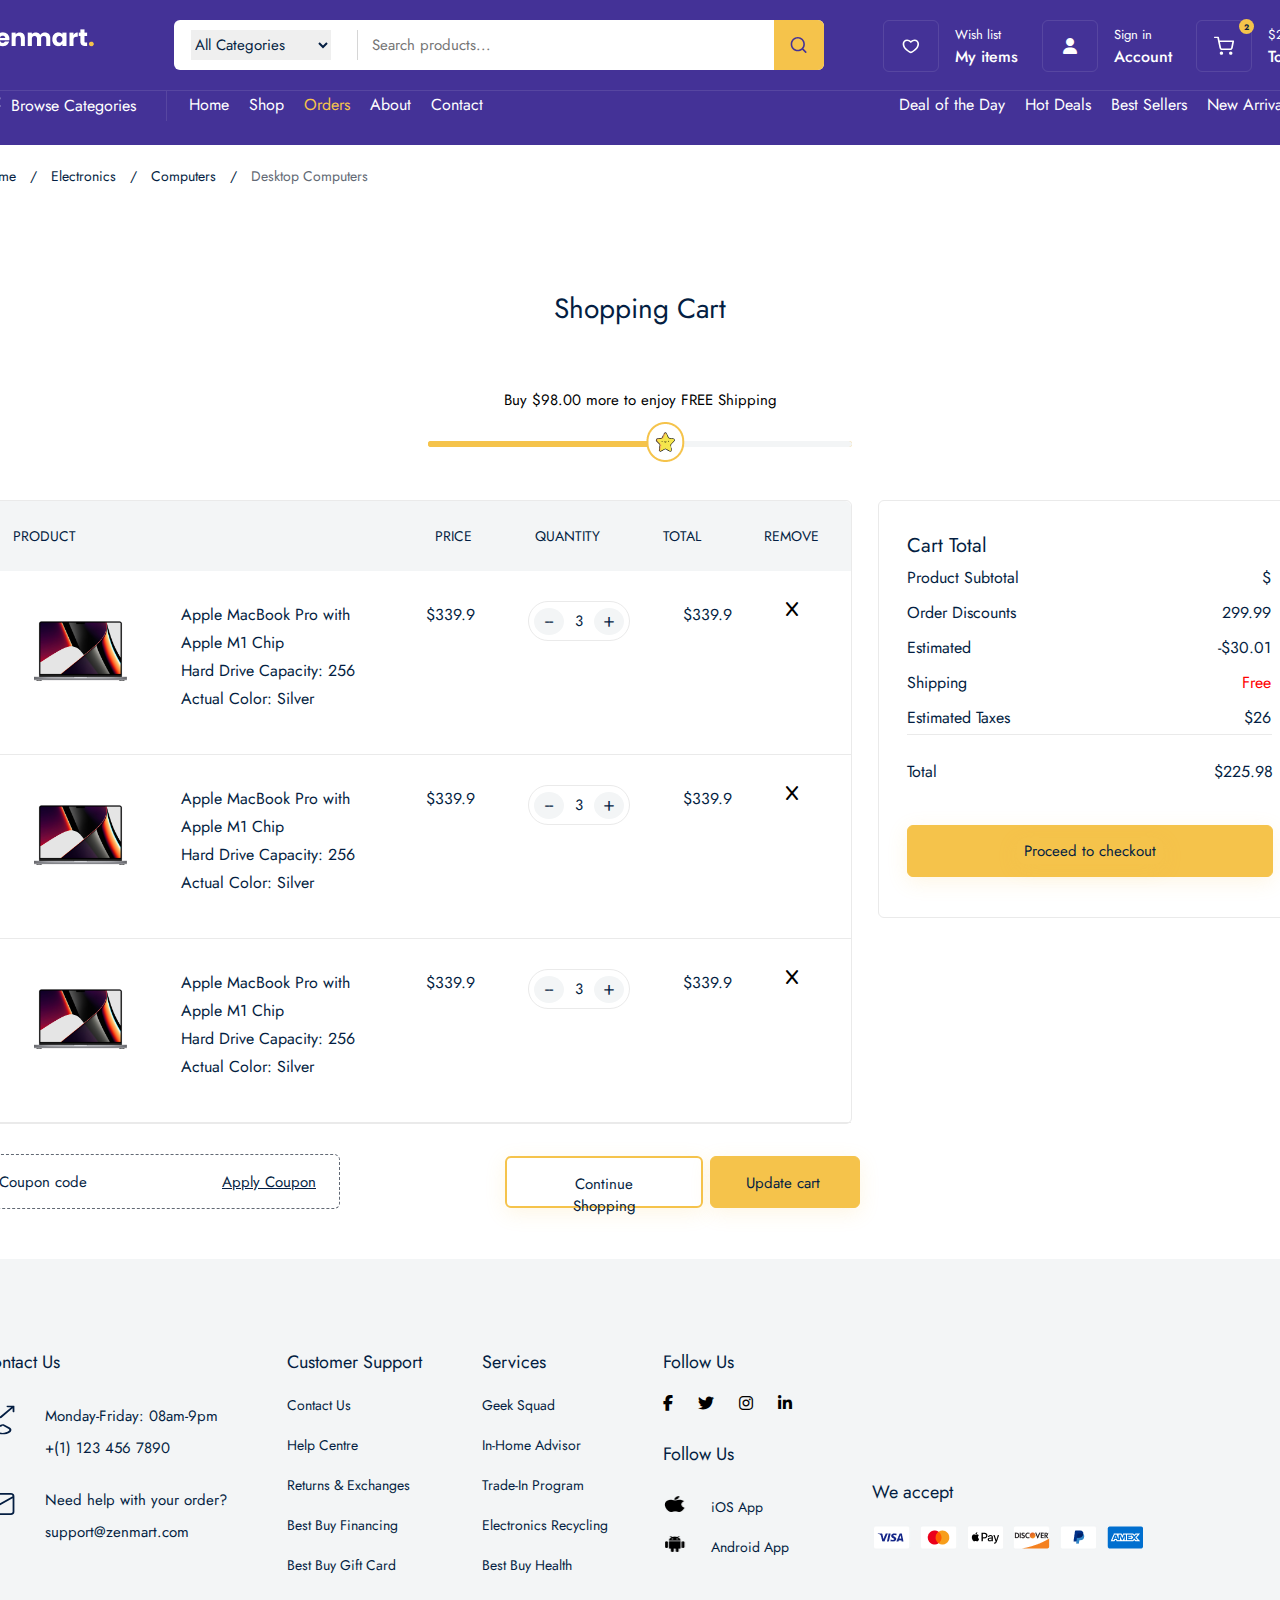
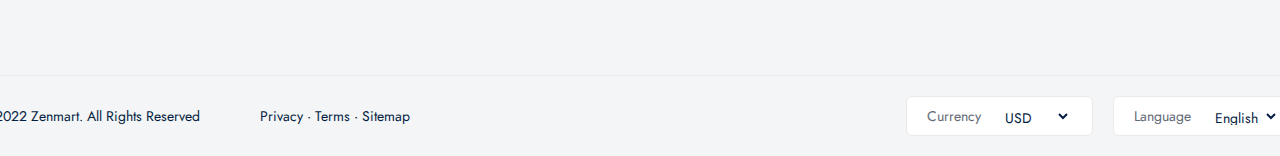
<file: order/cart.html>
<!DOCTYPE html>
<html lang="en">
  <head>
    <meta charset="UTF-8" />
    <meta name="viewport" content="width=device-width, initial-scale=1.0" />
    <title>Zenmart</title>
    <link rel="preconnect" href="https://fonts.googleapis.com" />
    <link rel="preconnect" href="https://fonts.gstatic.com" crossorigin />
    <link rel="preconnect" href="https://fonts.googleapis.com" />
    <link rel="preconnect" href="https://fonts.gstatic.com" crossorigin />
    <link rel="preconnect" href="https://fonts.googleapis.com" />
    <link rel="preconnect" href="https://fonts.gstatic.com" crossorigin />
    <link
      href="https://fonts.googleapis.com/css2?family=Jost:ital,wght@0,100;0,200;0,300;0,400;0,500;0,600;0,700;0,800;0,900;1,100;1,200;1,300;1,400;1,500;1,600;1,700;1,800;1,900&display=swap"
      rel="stylesheet"
    />
    <link
      rel="stylesheet"
      href="https://cdnjs.cloudflare.com/ajax/libs/font-awesome/6.7.2/css/all.min.css"
      integrity="sha512-Evv84Mr4kqVGRNSgIGL/F/aIDqQb7xQ2vcrdIwxfjThSH8CSR7PBEakCr51Ck+w+/U6swU2Im1vVX0SVk9ABhg=="
      crossorigin="anonymous"
      referrerpolicy="no-referrer"
    />
    <link rel="stylesheet" href="../public/css/command.css" />
    <link rel="stylesheet" href="../public/css/cart.css" />
  </head>

  <body>
    <div class="navbar_frame">
      <div class="container">
        <div class="navbar_top">
          <a href="../Index.html">
            <img src="../public/images/icons/logo.png" alt="" />
          </a>
          <div class="nav_search_frame">
            <div class="nav_search_box">
              <div class="category_list">
                <select>
                  <option value="" selected>All Categories</option>
                  <option value="">Computers</option>
                </select>
              </div>
              <input type="search" placeholder="Search products..." />
            </div>
            <div class="nav_icon_box">
              <img src="../public/images/icons/search.svg" alt="" />
            </div>
          </div>
          <div class="nav_top_menu">
            <a href="../order/cart.html">
              <div class="top_menu_box">
                <div class="box_icon_box">
                  <img src="../public/images/icons/heart.svg" alt="" />
                </div>
                <div class="box_info_box">
                  <span>Wish list</span>
                  <strong>My items</strong>
                </div>
              </div>
            </a>
            <a href="../other/login.html">
              <div class="top_menu_box">
                <div class="box_icon_box">
                  <i class="fa-solid fa-user" style="color: #ffffff"></i>
                </div>
                <div class="box_info_box">
                  <span>Sign in</span>
                  <strong>Account</strong>
                </div>
              </div>
            </a>
            <a href="../order/cart.html">
              <div class="top_menu_box">
                <div class="box_icon_box">
                  <div class="basket_count">2</div>
                  <img src="../public/images/icons/shopping-cart.svg" alt="" />
                </div>
                <div class="box_info_box">
                  <span>$200</span>
                  <strong>Total</strong>
                </div>
              </div>
            </a>
          </div>
        </div>
        <div class="navbar_bott">
          <div class="navbar_bot_menu_box">
            <div class="browse_box">
              <img src="../public/images/icons/browse.svg" alt="" />
              <span>Browse Categories</span>
            </div>
            <div class="navbar_route_menu">
              <div class="router_menu">
                <a href="../Index.html">Home</a>
              </div>
              <div class="router_menu">
                <a href="./all.html">Shop</a>
              </div>
              <div class="router_menu">
                <a href="../order/cart.html" class="active">Orders</a>
              </div>
              <div class="router_menu">
                <a href="../other/about.html">About</a>
              </div>
              <div class="router_menu">
                <a href="../other/contact.html">Contact</a>
              </div>
            </div>
            <div class="sorting_menu">
              <span>Deal of the Day</span>
              <span>Hot Deals</span>
              <span>Best Sellers</span>
              <span>New Arrivals</span>
            </div>
          </div>
        </div>
      </div>
    </div>

    <div class="cart_frame">
      <div class="container">
        <div class="page_router">
          <span>Home</span>
          <span class="drop">/</span>
          <span>Electronics</span>
          <span class="drop">/</span>
          <span>Computers</span>
          <span class="drop">/</span>
          <span class="active">Desktop Computers</span>
        </div>

        <div class="shopping_cart">
          <span>Shopping Cart</span>
          <p>Buy $98.00 more to enjoy FREE Shipping</p>
          <div class="star_level">
            <div class="star_line">
              <p class="p1"></p>
              <p class="p2"></p>
            </div>
            <div class="star_img">
              <img src="../public/images/icons/process_icon.png" alt="" />
            </div>
          </div>
        </div>

        <div class="in_cart_product">
          <div class="all_products">
            <div class="head_menu">
              <div>PRODUCT</div>
              <p>PRICE</p>
              <p>QUANTITY</p>
              <p>TOTAL</p>
              <p>REMOVE</p>
            </div>

            <div class="cart_product_boxses">
              <div class="cart_product_box">
                <div class="img">
                  <img src="../public/images/products/macbook_16.png" alt="" />
                </div>
                <div class="product_info">
                  <p>Apple MacBook Pro with Apple M1 Chip</p>
                  <p>Hard Drive Capacity: 256</p>
                  <p>Actual Color: Silver</p>
                </div>
                <div class="price">$339.9</div>
                <div class="buttons">
                  <div class="quantity">
                    <p>--</p>
                    <strong>3</strong>
                    <p>+</p>
                  </div>
                </div>
                <div class="total_price">$339.9</div>
                <div class="remove"><i class="fa-solid fa-x"></i></div>
              </div>
              <div class="cart_product_box">
                <div class="img">
                  <img src="../public/images/products/macbook_16.png" alt="" />
                </div>
                <div class="product_info">
                  <p>Apple MacBook Pro with Apple M1 Chip</p>
                  <p>Hard Drive Capacity: 256</p>
                  <p>Actual Color: Silver</p>
                </div>
                <div class="price">$339.9</div>
                <div class="buttons">
                  <div class="quantity">
                    <p>--</p>
                    <strong>3</strong>
                    <p>+</p>
                  </div>
                </div>
                <div class="total_price">$339.9</div>
                <div class="remove"><i class="fa-solid fa-x"></i></div>
              </div>
              <div class="cart_product_box">
                <div class="img">
                  <img src="../public/images/products/macbook_16.png" alt="" />
                </div>
                <div class="product_info">
                  <p>Apple MacBook Pro with Apple M1 Chip</p>
                  <p>Hard Drive Capacity: 256</p>
                  <p>Actual Color: Silver</p>
                </div>
                <div class="price">$339.9</div>
                <div class="buttons">
                  <div class="quantity">
                    <p>--</p>
                    <strong>3</strong>
                    <p>+</p>
                  </div>
                </div>
                <div class="total_price">$339.9</div>
                <div class="remove"><i class="fa-solid fa-x"></i></div>
              </div>
            </div>
          </div>

          <div class="cart_total">
            <strong>Cart Total</strong>
            <div class="calculation">
              <div>
                <p>Product Subtotal</p>
                <p>Order Discounts</p>
                <p>Estimated</p>
                <p>Shipping</p>
                <p>Estimated Taxes</p>
              </div>
              <div>
                <span>$</span>
                <span>299.99</span>
                <span>-$30.01</span>
                <span style="color: red">Free</span>
                <span>$26</span>
              </div>
            </div>
            <div class="line"></div>
            <div class="total_price">
              <p>Total</p>
              <span>$225.98</span>
            </div>
            <div class="checkout_button">
              <button>Proceed to checkout</button>
            </div>
          </div>
        </div>
        <div class="main_buttons">
          <div class="coupon_button">
            <span>Coupon code</span>
            <a href="">Apply Coupon</a>
          </div>
          <div class="cart_buttons">
            <button class="continue_shopping">Continue Shopping</button>
            <button class="update_cart">Update cart</button>
          </div>
        </div>
      </div>
    </div>

    <div class="footer_frame">
      <div class="container">
        <div class="footer_top">
          <div class="footer_contact_box">
            <span class="footer_spec_title">Contact Us</span>
            <div class="footer_contact_main">
              <img src="../public/images/icons/phone-call.svg" alt="" />
              <div>
                <strong>Monday-Friday: 08am-9pm</strong>
                <span>+(1) 123 456 7890</span>
              </div>
            </div>
            <div class="footer_contact_main">
              <img src="../public/images/icons/email.svg" alt="" />
              <div>
                <strong>Need help with your order?</strong>
                <span>support@zenmart.com</span>
              </div>
            </div>
          </div>
          <div class="footer_support_box">
            <span class="footer_spec_title" style="margin-bottom: 10px"
              >Customer Support</span
            >
            <a href="">Contact Us</a>
            <a href="">Help Centre </a>
            <a href="">Returns & Exchanges</a>
            <a href="">Best Buy Financing</a>
            <a href="">Best Buy Gift Card</a>
          </div>
          <div class="footer_support_box">
            <span class="footer_spec_title" style="margin-bottom: 10px"
              >Services</span
            >
            <a href="">Geek Squad</a>
            <a href="">In-Home Advisor </a>
            <a href="">Trade-In Program</a>
            <a href="">Electronics Recycling</a>
            <a href="">Best Buy Health</a>
          </div>
          <div class="footer_media_box">
            <div class="footer_media_main">
              <span class="footer_spec_title" style="margin-bottom: 20px">
                Follow Us
              </span>
              <div class="media_box">
                <i class="fa-brands fa-facebook-f"></i>
                <i class="fa-brands fa-twitter"></i>
                <i class="fa-brands fa-instagram"></i>
                <i class="fa-brands fa-linkedin-in"></i>
              </div>
            </div>
            <div class="footer_media_main" style="margin-top: 30px">
              <span class="footer_spec_title" style="margin-bottom: 20px">
                Follow Us
              </span>
              <div class="mobile_app_box">
                <img src="../public/images/icons/apple_icon.png" alt="" />
                <span>iOS App</span>
              </div>
              <div class="mobile_app_box">
                <img src="../public/images/icons/android_icon.png" alt="" />
                <span>Android App</span>
              </div>
            </div>
          </div>
          <div class="footer_media_box">
            <div class="footer_media_main" style="margin-top: 130px">
              <span class="footer_spec_title" style="margin-bottom: 20px">
                We accept
              </span>
              <div class="card_box">
                <img src="../public/images/icons/visa.png" alt="" />
                <img src="../public/images/icons/master_card.png" alt="" />
                <img src="../public/images/icons/apple_pay.png" alt="" />
                <img src="../public/images/icons/dicvover.png" alt="" />
                <img src="../public/images/icons/paypal.png" alt="" />
                <img src="../public/images/icons/amex.png" alt="" />
              </div>
            </div>
          </div>
        </div>
        <div class="footer_bottom">
          <div class="footer_main">
            <div class="footer_bottom_left">
              <span>© 2022 Zenmart. All Rights Reserved</span>
              <span>Privacy · Terms · Sitemap</span>
            </div>
            <div class="footer_bottom_right">
              <div class="footer_select_box">
                <span>Currency</span>
                <select name="" id="">
                  <option value="" selected>USD</option>
                  <option value="">UZS</option>
                </select>
              </div>
              <div class="footer_select_box">
                <span>Language</span>
                <select name="" id="">
                  <option value="" selected>English</option>
                  <option value="">Uzbek</option>
                </select>
              </div>
            </div>
          </div>
        </div>
      </div>
    </div>
  </body>
</html>
</file>
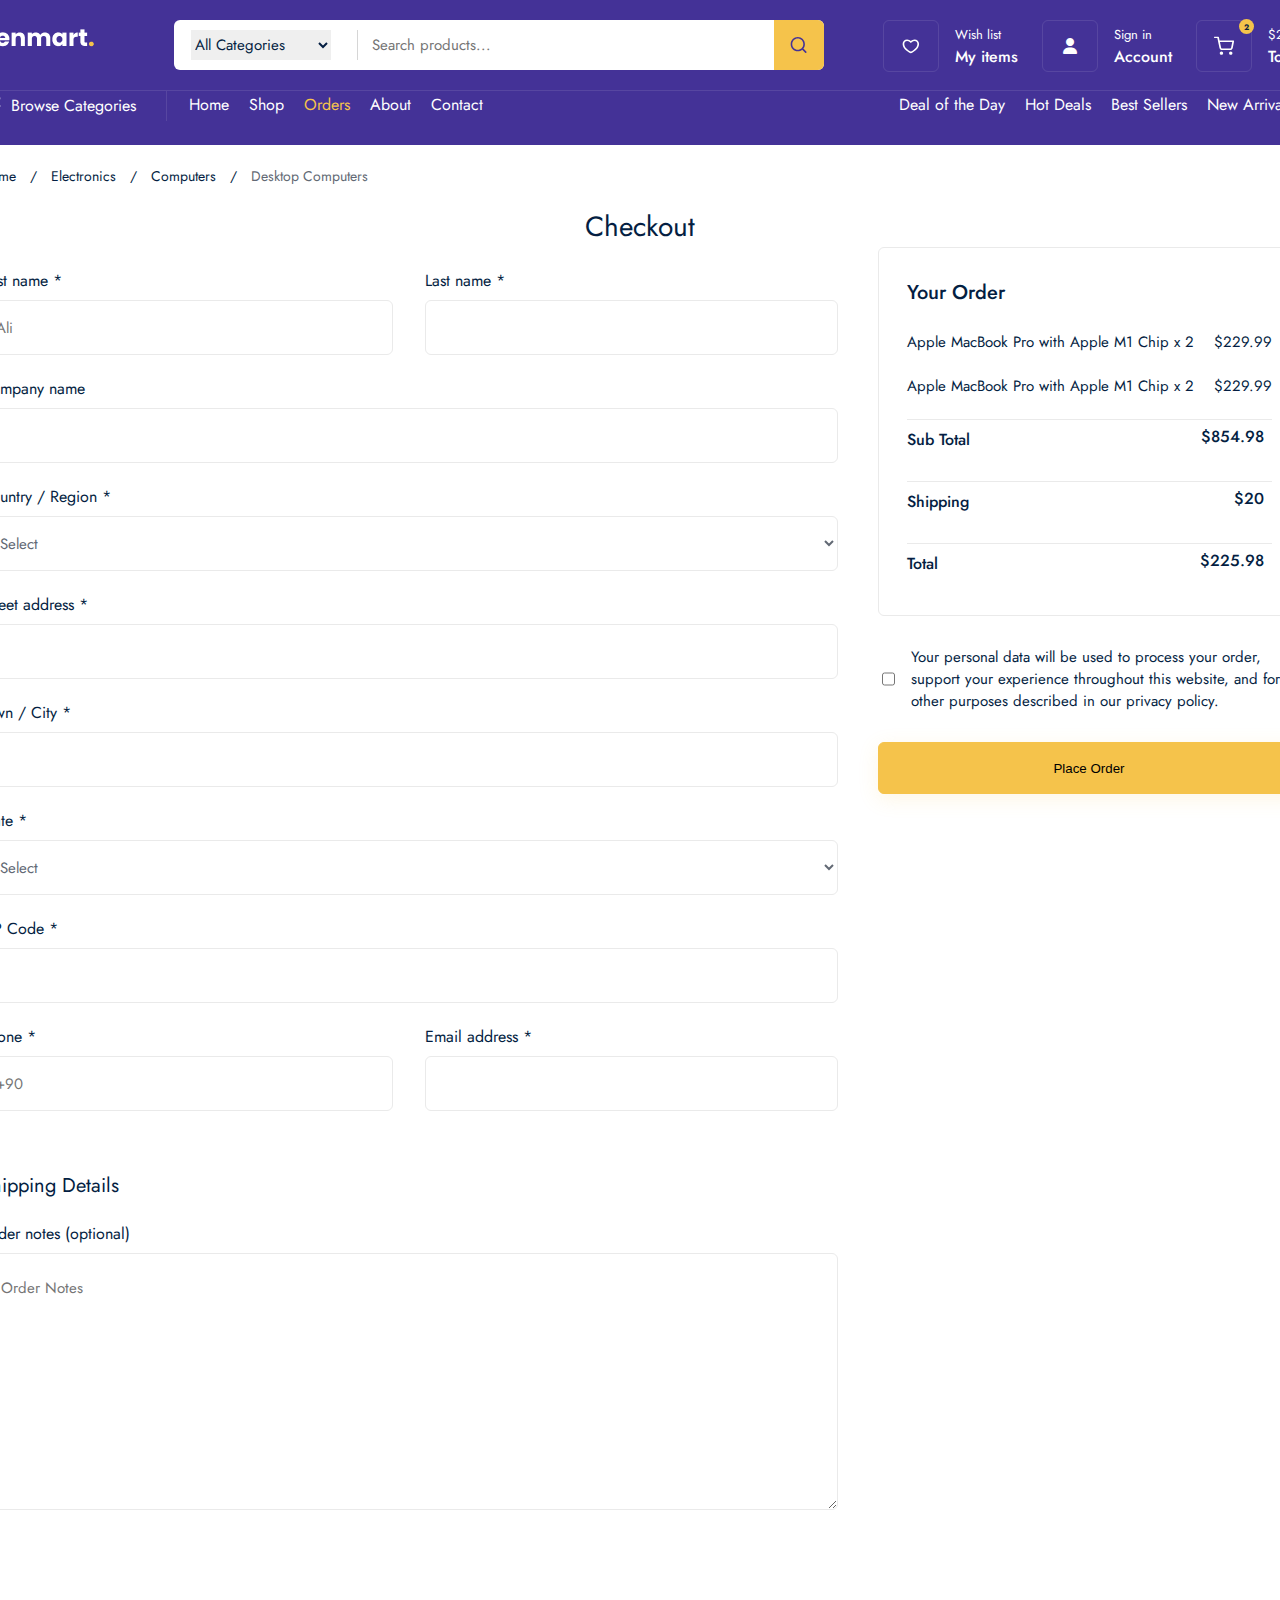
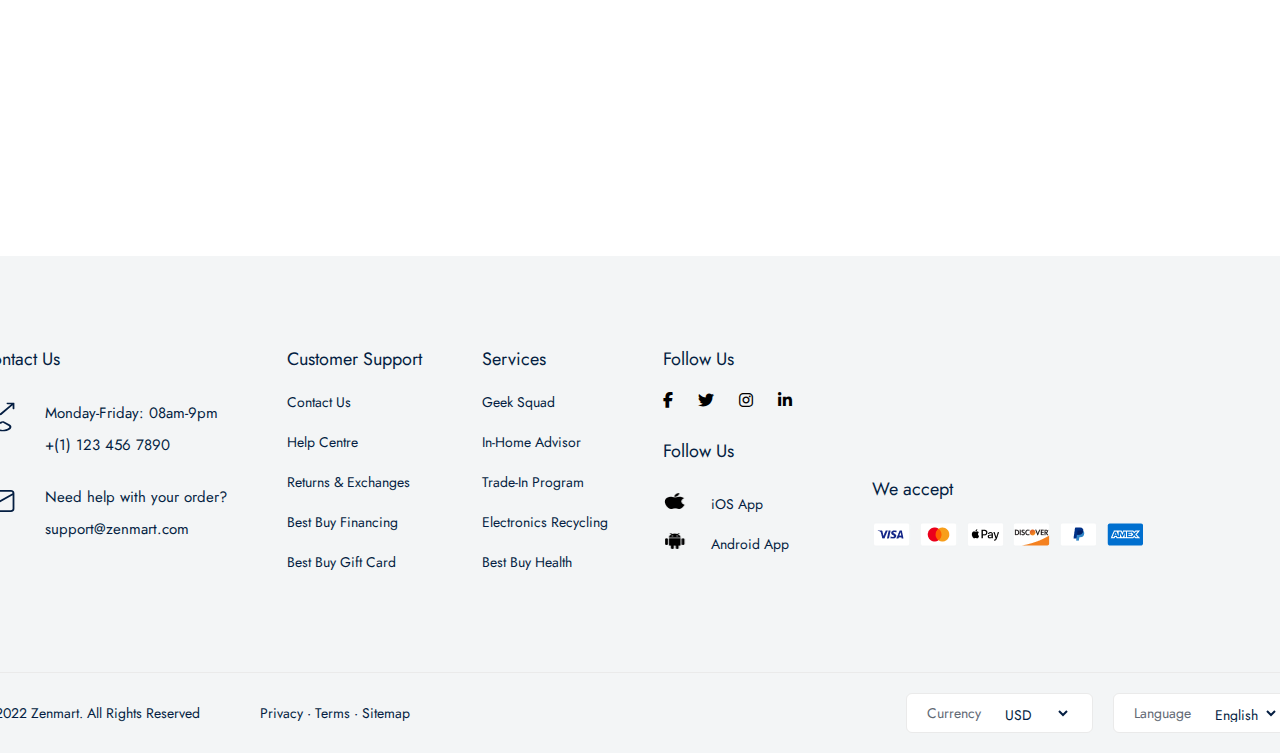
<file: order/checkout.html>
<!DOCTYPE html>
<html lang="en">
  <head>
    <meta charset="UTF-8" />
    <meta name="viewport" content="width=device-width, initial-scale=1.0" />
    <title>Zenmart</title>
    <link rel="preconnect" href="https://fonts.googleapis.com" />
    <link rel="preconnect" href="https://fonts.gstatic.com" crossorigin />
    <link rel="preconnect" href="https://fonts.googleapis.com" />
    <link rel="preconnect" href="https://fonts.gstatic.com" crossorigin />
    <link rel="preconnect" href="https://fonts.googleapis.com" />
    <link rel="preconnect" href="https://fonts.gstatic.com" crossorigin />
    <link
      href="https://fonts.googleapis.com/css2?family=Jost:ital,wght@0,100;0,200;0,300;0,400;0,500;0,600;0,700;0,800;0,900;1,100;1,200;1,300;1,400;1,500;1,600;1,700;1,800;1,900&display=swap"
      rel="stylesheet"
    />
    <link
      rel="stylesheet"
      href="https://cdnjs.cloudflare.com/ajax/libs/font-awesome/6.7.2/css/all.min.css"
      integrity="sha512-Evv84Mr4kqVGRNSgIGL/F/aIDqQb7xQ2vcrdIwxfjThSH8CSR7PBEakCr51Ck+w+/U6swU2Im1vVX0SVk9ABhg=="
      crossorigin="anonymous"
      referrerpolicy="no-referrer"
    />
    <link rel="stylesheet" href="../public/css/command.css" />
    <link rel="stylesheet" href="../public/css/checkout.css" />
  </head>
  <body>
    <div class="navbar_frame">
      <div class="container">
        <div class="navbar_top">
          <a href="../Index.html">
            <img src="../public/images/icons/logo.png" alt="" />
          </a>
          <div class="nav_search_frame">
            <div class="nav_search_box">
              <div class="category_list">
                <select>
                  <option value="" selected>All Categories</option>
                  <option value="">Computers</option>
                </select>
              </div>
              <input type="search" placeholder="Search products..." />
            </div>
            <div class="nav_icon_box">
              <img src="../public/images/icons/search.svg" alt="" />
            </div>
          </div>
          <div class="nav_top_menu">
            <a href="../order/cart.html">
              <div class="top_menu_box">
                <div class="box_icon_box">
                  <img src="../public/images/icons/heart.svg" alt="" />
                </div>
                <div class="box_info_box">
                  <span>Wish list</span>
                  <strong>My items</strong>
                </div>
              </div>
            </a>
            <a href="../other/login.html">
              <div class="top_menu_box">
                <div class="box_icon_box">
                  <i class="fa-solid fa-user" style="color: #ffffff"></i>
                </div>
                <div class="box_info_box">
                  <span>Sign in</span>
                  <strong>Account</strong>
                </div>
              </div>
            </a>
            <a href="../order/cart.html">
              <div class="top_menu_box">
                <div class="box_icon_box">
                  <div class="basket_count">2</div>
                  <img src="../public/images/icons/shopping-cart.svg" alt="" />
                </div>
                <div class="box_info_box">
                  <span>$200</span>
                  <strong>Total</strong>
                </div>
              </div>
            </a>
          </div>
        </div>
        <div class="navbar_bott">
          <div class="navbar_bot_menu_box">
            <div class="browse_box">
              <img src="../public/images/icons/browse.svg" alt="" />
              <span>Browse Categories</span>
            </div>
            <div class="navbar_route_menu">
              <div class="router_menu">
                <a href="../Index.html">Home</a>
              </div>
              <div class="router_menu">
                <a href="./all.html">Shop</a>
              </div>
              <div class="router_menu">
                <a href="../order/cart.html" class="active">Orders</a>
              </div>
              <div class="router_menu">
                <a href="../other/about.html">About</a>
              </div>
              <div class="router_menu">
                <a href="../other/contact.html">Contact</a>
              </div>
            </div>
            <div class="sorting_menu">
              <span>Deal of the Day</span>
              <span>Hot Deals</span>
              <span>Best Sellers</span>
              <span>New Arrivals</span>
            </div>
          </div>
        </div>
      </div>
    </div>

    <div class="checkout_page">
      <div class="header_frame">
        <div class="container">
          <div class="page_router">
            <span>Home</span>
            <span class="drop">/</span>
            <span>Electronics</span>
            <span class="drop">/</span>
            <span>Computers</span>
            <span class="drop">/</span>
            <span class="active">Desktop Computers</span>
          </div>
          <p>Checkout</p>
        </div>
      </div>
      <div class="checkout_frame">
        <div class="container">
          <div class="details">
            <div class="billing_details">
              <div class="name">
                <div class="first_name">
                  <p>First name *</p>
                  <input type="text" placeholder="Ali" />
                </div>
                <div class="last_name">
                  <p>Last name *</p>
                  <input type="text" />
                </div>
              </div>
              <div class="company_name">
                <p>Company name</p>
                <input type="text" />
              </div>
              <div class="adress">
                <div class="country">
                  <p>Country / Region *</p>
                  <select name="" id="">
                    <option value="" disabled selected>Select</option>
                    <option value="">Uzbekistan</option>
                    <option value="">South Korea</option>
                    <option value="">Russia</option>
                  </select>
                </div>
                <div class="street">
                  <p>Street address *</p>
                  <input type="adress" />
                </div>
                <div class="town">
                  <p>Town / City *</p>
                  <input type="adress" />
                </div>
                <div class="state">
                  <p>State *</p>
                  <select name="" id="">
                    <option value="" disabled selected>Select</option>
                    <option value="">Uzbekistan</option>
                    <option value="">South Korea</option>
                    <option value="">Russia</option>
                  </select>
                </div>
                <div class="zip_code">
                  <p>ZIP Code *</p>
                  <input type="text" />
                </div>
              </div>
              <div class="contact">
                <div class="phone">
                  <p>Phone *</p>
                  <input type="tel" placeholder="+90" />
                </div>
                <div class="email">
                  <p>Email address *</p>
                  <input type="email" />
                </div>
              </div>
            </div>

            <div class="shipping_details">
              <strong>Shipping Details</strong>
              <p>Order notes (optional)</p>
              <textarea name="" id="" placeholder="Order Notes"></textarea>
            </div>
          </div>

          <div class="your_order_view">
            <div class="your_order">
              <strong>Your Order</strong>
              <div class="content">
                <div>
                  <p>Apple MacBook Pro with Apple M1 Chip x 2</p>
                  <span>$229.99</span>
                </div>
                <div>
                  <p>Apple MacBook Pro with Apple M1 Chip x 2</p>
                  <span style="text-align: right">$229.99</span>
                </div>
              </div>
              <div class="pricing">
                <div class="price_content">
                  <div class="line"></div>
                  <div>
                    <strong>Sub Total</strong>
                    <span>$854.98</span>
                  </div>
                </div>
                <div class="price_content">
                  <div class="line"></div>
                  <div>
                    <strong>Shipping</strong>
                    <span>$20</span>
                  </div>
                </div>
                <div class="price_content">
                  <div class="line"></div>
                  <div>
                    <strong>Total</strong>
                    <span>$225.98</span>
                  </div>
                </div>
              </div>
            </div>

            <div class="place_order">
              <div class="policy">
                <input type="checkbox" />
                <p>
                  Your personal data will be used to process your order, support
                  your experience throughout this website, and for other
                  purposes described in our privacy policy.
                </p>
              </div>

              <button>Place Order</button>
            </div>
          </div>
        </div>
      </div>
    </div>

    <div class="footer_frame">
      <div class="container">
        <div class="footer_top">
          <div class="footer_contact_box">
            <span class="footer_spec_title">Contact Us</span>
            <div class="footer_contact_main">
              <img src="../public/images/icons/phone-call.svg" alt="" />
              <div>
                <strong>Monday-Friday: 08am-9pm</strong>
                <span>+(1) 123 456 7890</span>
              </div>
            </div>
            <div class="footer_contact_main">
              <img src="../public/images/icons/email.svg" alt="" />
              <div>
                <strong>Need help with your order?</strong>
                <span>support@zenmart.com</span>
              </div>
            </div>
          </div>
          <div class="footer_support_box">
            <span class="footer_spec_title" style="margin-bottom: 10px"
              >Customer Support</span
            >
            <a href="">Contact Us</a>
            <a href="">Help Centre </a>
            <a href="">Returns & Exchanges</a>
            <a href="">Best Buy Financing</a>
            <a href="">Best Buy Gift Card</a>
          </div>
          <div class="footer_support_box">
            <span class="footer_spec_title" style="margin-bottom: 10px"
              >Services</span
            >
            <a href="">Geek Squad</a>
            <a href="">In-Home Advisor </a>
            <a href="">Trade-In Program</a>
            <a href="">Electronics Recycling</a>
            <a href="">Best Buy Health</a>
          </div>
          <div class="footer_media_box">
            <div class="footer_media_main">
              <span class="footer_spec_title" style="margin-bottom: 20px">
                Follow Us
              </span>
              <div class="media_box">
                <i class="fa-brands fa-facebook-f"></i>
                <i class="fa-brands fa-twitter"></i>
                <i class="fa-brands fa-instagram"></i>
                <i class="fa-brands fa-linkedin-in"></i>
              </div>
            </div>
            <div class="footer_media_main" style="margin-top: 30px">
              <span class="footer_spec_title" style="margin-bottom: 20px">
                Follow Us
              </span>
              <div class="mobile_app_box">
                <img src="../public/images/icons/apple_icon.png" alt="" />
                <span>iOS App</span>
              </div>
              <div class="mobile_app_box">
                <img src="../public/images/icons/android_icon.png" alt="" />
                <span>Android App</span>
              </div>
            </div>
          </div>
          <div class="footer_media_box">
            <div class="footer_media_main" style="margin-top: 130px">
              <span class="footer_spec_title" style="margin-bottom: 20px">
                We accept
              </span>
              <div class="card_box">
                <img src="../public/images/icons/visa.png" alt="" />
                <img src="../public/images/icons/master_card.png" alt="" />
                <img src="../public/images/icons/apple_pay.png" alt="" />
                <img src="../public/images/icons/dicvover.png" alt="" />
                <img src="../public/images/icons/paypal.png" alt="" />
                <img src="../public/images/icons/amex.png" alt="" />
              </div>
            </div>
          </div>
        </div>
        <div class="footer_bottom">
          <div class="footer_main">
            <div class="footer_bottom_left">
              <span>© 2022 Zenmart. All Rights Reserved</span>
              <span>Privacy · Terms · Sitemap</span>
            </div>
            <div class="footer_bottom_right">
              <div class="footer_select_box">
                <span>Currency</span>
                <select name="" id="">
                  <option value="" selected>USD</option>
                  <option value="">UZS</option>
                </select>
              </div>
              <div class="footer_select_box">
                <span>Language</span>
                <select name="" id="">
                  <option value="" selected>English</option>
                  <option value="">Uzbek</option>
                </select>
              </div>
            </div>
          </div>
        </div>
      </div>
    </div>
  </body>
</html>
</file>
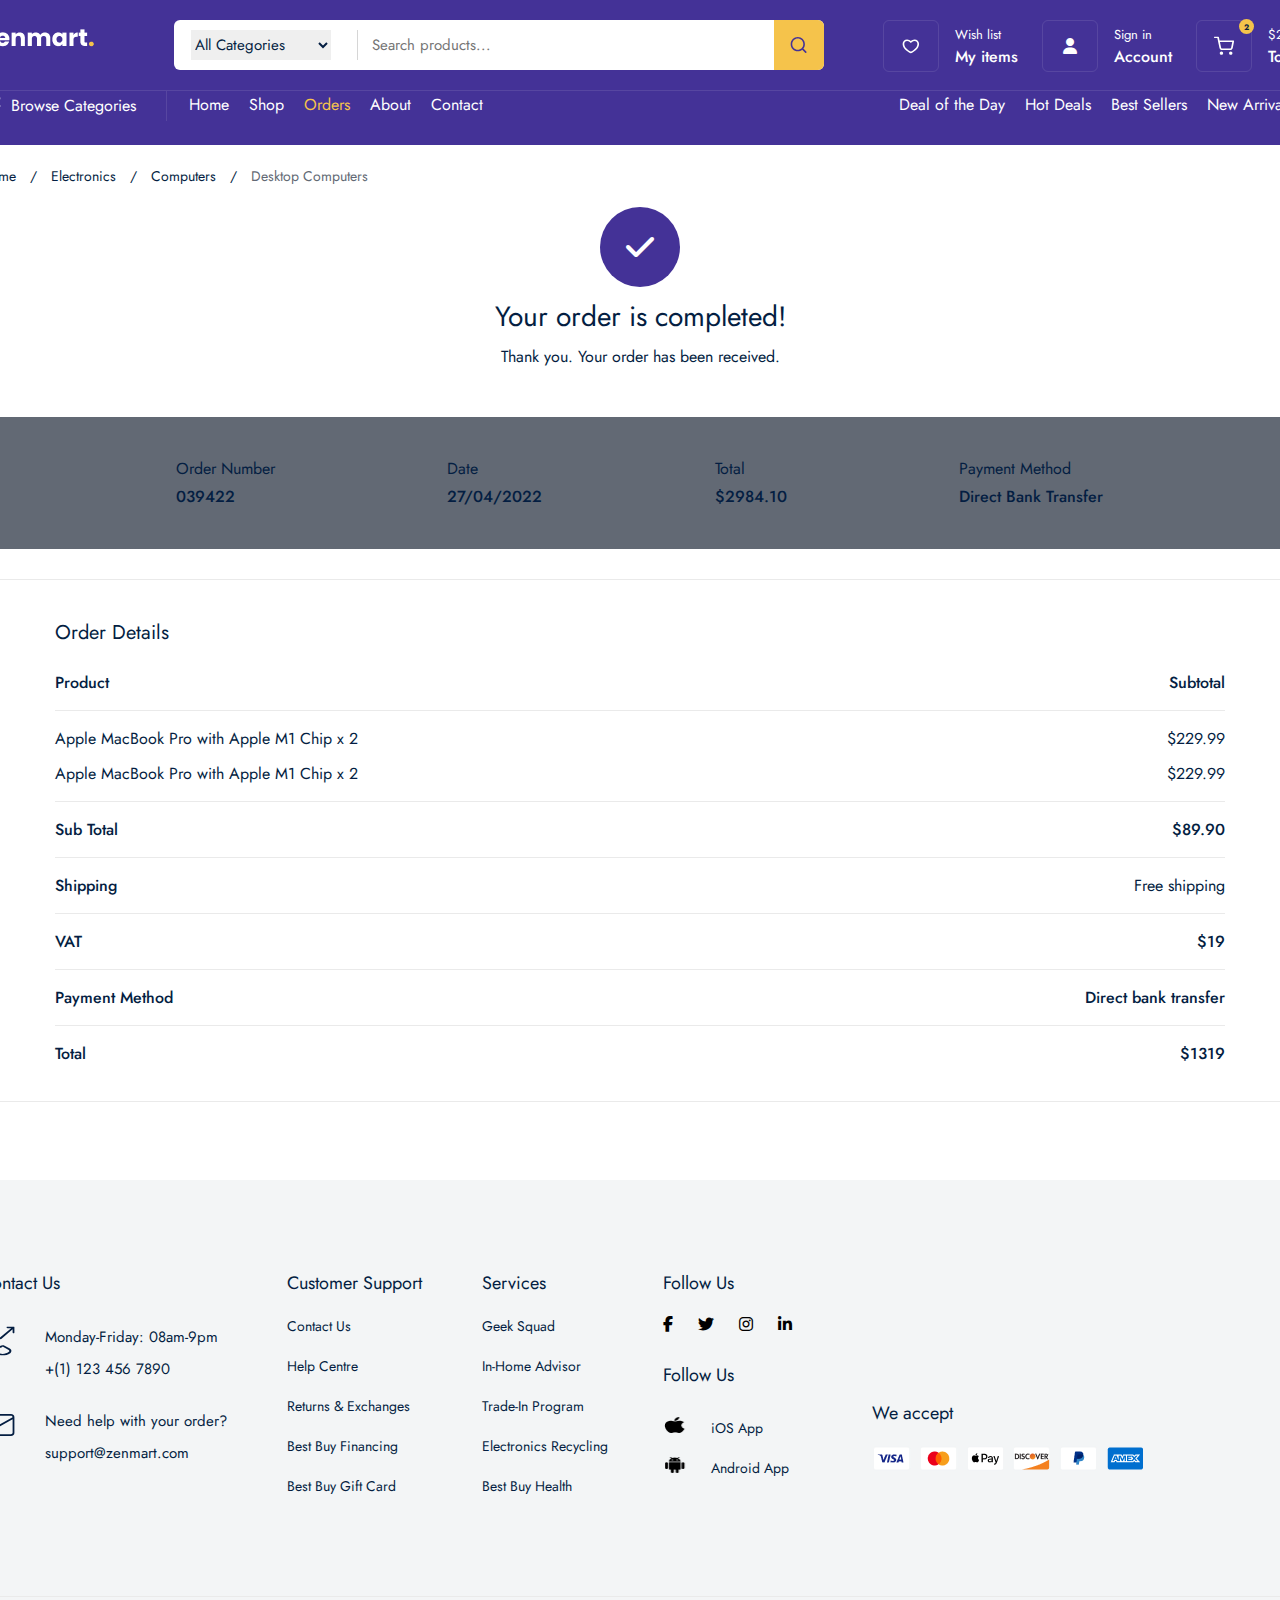
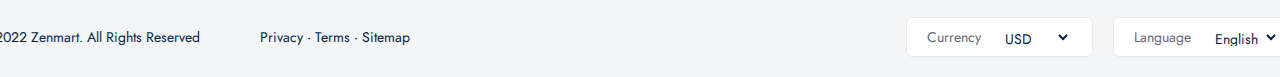
<file: order/received.html>
<!DOCTYPE html>
<html lang="en">
  <head>
    <meta charset="UTF-8" />
    <meta name="viewport" content="width=device-width, initial-scale=1.0" />
    <title>Zenmart</title>
    <link rel="preconnect" href="https://fonts.googleapis.com" />
    <link rel="preconnect" href="https://fonts.gstatic.com" crossorigin />
    <link rel="preconnect" href="https://fonts.googleapis.com" />
    <link rel="preconnect" href="https://fonts.gstatic.com" crossorigin />
    <link rel="preconnect" href="https://fonts.googleapis.com" />
    <link rel="preconnect" href="https://fonts.gstatic.com" crossorigin />
    <link
      href="https://fonts.googleapis.com/css2?family=Jost:ital,wght@0,100;0,200;0,300;0,400;0,500;0,600;0,700;0,800;0,900;1,100;1,200;1,300;1,400;1,500;1,600;1,700;1,800;1,900&display=swap"
      rel="stylesheet"
    />
    <link
      rel="stylesheet"
      href="https://cdnjs.cloudflare.com/ajax/libs/font-awesome/6.7.2/css/all.min.css"
      integrity="sha512-Evv84Mr4kqVGRNSgIGL/F/aIDqQb7xQ2vcrdIwxfjThSH8CSR7PBEakCr51Ck+w+/U6swU2Im1vVX0SVk9ABhg=="
      crossorigin="anonymous"
      referrerpolicy="no-referrer"
    />
    <link rel="stylesheet" href="../public/css/command.css" />
    <link rel="stylesheet" href="../public/css/received.css" />
  </head>

  <body>
    <div class="navbar_frame">
      <div class="container">
        <div class="navbar_top">
          <a href="../Index.html">
            <img src="../public/images/icons/logo.png" alt="" />
          </a>
          <div class="nav_search_frame">
            <div class="nav_search_box">
              <div class="category_list">
                <select>
                  <option value="" selected>All Categories</option>
                  <option value="">Computers</option>
                </select>
              </div>
              <input type="search" placeholder="Search products..." />
            </div>
            <div class="nav_icon_box">
              <img src="../public/images/icons/search.svg" alt="" />
            </div>
          </div>
          <div class="nav_top_menu">
            <a href="../order/cart.html">
              <div class="top_menu_box">
                <div class="box_icon_box">
                  <img src="../public/images/icons/heart.svg" alt="" />
                </div>
                <div class="box_info_box">
                  <span>Wish list</span>
                  <strong>My items</strong>
                </div>
              </div>
            </a>
            <a href="../other/login.html">
              <div class="top_menu_box">
                <div class="box_icon_box">
                  <i class="fa-solid fa-user" style="color: #ffffff"></i>
                </div>
                <div class="box_info_box">
                  <span>Sign in</span>
                  <strong>Account</strong>
                </div>
              </div>
            </a>
            <a href="../order/cart.html">
              <div class="top_menu_box">
                <div class="box_icon_box">
                  <div class="basket_count">2</div>
                  <img src="../public/images/icons/shopping-cart.svg" alt="" />
                </div>
                <div class="box_info_box">
                  <span>$200</span>
                  <strong>Total</strong>
                </div>
              </div>
            </a>
          </div>
        </div>
        <div class="navbar_bott">
          <div class="navbar_bot_menu_box">
            <div class="browse_box">
              <img src="../public/images/icons/browse.svg" alt="" />
              <span>Browse Categories</span>
            </div>
            <div class="navbar_route_menu">
              <div class="router_menu">
                <a href="../Index.html">Home</a>
              </div>
              <div class="router_menu">
                <a href="./all.html">Shop</a>
              </div>
              <div class="router_menu">
                <a href="../order/cart.html" class="active">Orders</a>
              </div>
              <div class="router_menu">
                <a href="../other/about.html">About</a>
              </div>
              <div class="router_menu">
                <a href="../other/contact.html">Contact</a>
              </div>
            </div>
            <div class="sorting_menu">
              <span>Deal of the Day</span>
              <span>Hot Deals</span>
              <span>Best Sellers</span>
              <span>New Arrivals</span>
            </div>
          </div>
        </div>
      </div>
    </div>

    <div class="received_page">
      <div class="main_frame">
        <div class="container">
          <div class="page_router">
            <span>Home</span>
            <span class="drop">/</span>
            <span>Electronics</span>
            <span class="drop">/</span>
            <span>Computers</span>
            <span class="drop">/</span>
            <span class="active">Desktop Computers</span>
          </div>

          <div class="order_complete">
            <div>
              <i class="fa-solid fa-check fa-2x"></i>
            </div>
            <strong>Your order is completed!</strong>
            <p>Thank you. Your order has been received.</p>
          </div>

          <div class="order_info">
            <div class="content">
              <div>
                <p>Order Number</p>
                <span>039422</span>
              </div>
              <div>
                <p>Date</p>
                <span>27/04/2022</span>
              </div>
              <div>
                <p>Total</p>
                <span>$2984.10</span>
              </div>
              <div>
                <p>Payment Method</p>
                <span>Direct Bank Transfer</span>
              </div>
            </div>
          </div>

          <div class="order_details">
            <strong>Order Details</strong>
            <div class="price_info">
              <span>Product</span>
              <p>Subtotal</p>
            </div>
            <div class="line"></div>
            <div class="item_name">
              <p>Apple MacBook Pro with Apple M1 Chip x 2</p>
              <span>$229.99</span>
            </div>
            <div class="item_name">
              <p>Apple MacBook Pro with Apple M1 Chip x 2</p>
              <span>$229.99</span>
            </div>
            <div class="line"></div>
            <div class="price_info">
              <span>Sub Total</span>
              <p>$89.90</p>
            </div>
            <div class="line"></div>
            <div class="price_info">
              <span>Shipping</span>
              <p style="font-weight: 400">Free shipping</p>
            </div>
            <div class="line"></div>
            <div class="price_info">
              <span>VAT</span>
              <p>$19</p>
            </div>
            <div class="line"></div>
            <div class="price_info">
              <span>Payment Method</span>
              <p>Direct bank transfer</p>
            </div>
            <div class="line"></div>
            <div class="price_info" style="margin-bottom: 30px">
              <span>Total</span>
              <p>$1319</p>
            </div>
          </div>
        </div>
      </div>
    </div>

    <div class="footer_frame">
      <div class="container">
        <div class="footer_top">
          <div class="footer_contact_box">
            <span class="footer_spec_title">Contact Us</span>
            <div class="footer_contact_main">
              <img src="../public/images/icons/phone-call.svg" alt="" />
              <div>
                <strong>Monday-Friday: 08am-9pm</strong>
                <span>+(1) 123 456 7890</span>
              </div>
            </div>
            <div class="footer_contact_main">
              <img src="../public/images/icons/email.svg" alt="" />
              <div>
                <strong>Need help with your order?</strong>
                <span>support@zenmart.com</span>
              </div>
            </div>
          </div>
          <div class="footer_support_box">
            <span class="footer_spec_title" style="margin-bottom: 10px"
              >Customer Support</span
            >
            <a href="">Contact Us</a>
            <a href="">Help Centre </a>
            <a href="">Returns & Exchanges</a>
            <a href="">Best Buy Financing</a>
            <a href="">Best Buy Gift Card</a>
          </div>
          <div class="footer_support_box">
            <span class="footer_spec_title" style="margin-bottom: 10px"
              >Services</span
            >
            <a href="">Geek Squad</a>
            <a href="">In-Home Advisor </a>
            <a href="">Trade-In Program</a>
            <a href="">Electronics Recycling</a>
            <a href="">Best Buy Health</a>
          </div>
          <div class="footer_media_box">
            <div class="footer_media_main">
              <span class="footer_spec_title" style="margin-bottom: 20px">
                Follow Us
              </span>
              <div class="media_box">
                <i class="fa-brands fa-facebook-f"></i>
                <i class="fa-brands fa-twitter"></i>
                <i class="fa-brands fa-instagram"></i>
                <i class="fa-brands fa-linkedin-in"></i>
              </div>
            </div>
            <div class="footer_media_main" style="margin-top: 30px">
              <span class="footer_spec_title" style="margin-bottom: 20px">
                Follow Us
              </span>
              <div class="mobile_app_box">
                <img src="../public/images/icons/apple_icon.png" alt="" />
                <span>iOS App</span>
              </div>
              <div class="mobile_app_box">
                <img src="../public/images/icons/android_icon.png" alt="" />
                <span>Android App</span>
              </div>
            </div>
          </div>
          <div class="footer_media_box">
            <div class="footer_media_main" style="margin-top: 130px">
              <span class="footer_spec_title" style="margin-bottom: 20px">
                We accept
              </span>
              <div class="card_box">
                <img src="../public/images/icons/visa.png" alt="" />
                <img src="../public/images/icons/master_card.png" alt="" />
                <img src="../public/images/icons/apple_pay.png" alt="" />
                <img src="../public/images/icons/dicvover.png" alt="" />
                <img src="../public/images/icons/paypal.png" alt="" />
                <img src="../public/images/icons/amex.png" alt="" />
              </div>
            </div>
          </div>
        </div>
        <div class="footer_bottom">
          <div class="footer_main">
            <div class="footer_bottom_left">
              <span>© 2022 Zenmart. All Rights Reserved</span>
              <span>Privacy · Terms · Sitemap</span>
            </div>
            <div class="footer_bottom_right">
              <div class="footer_select_box">
                <span>Currency</span>
                <select name="" id="">
                  <option value="" selected>USD</option>
                  <option value="">UZS</option>
                </select>
              </div>
              <div class="footer_select_box">
                <span>Language</span>
                <select name="" id="">
                  <option value="" selected>English</option>
                  <option value="">Uzbek</option>
                </select>
              </div>
            </div>
          </div>
        </div>
      </div>
    </div>
  </body>
</html>
</file>
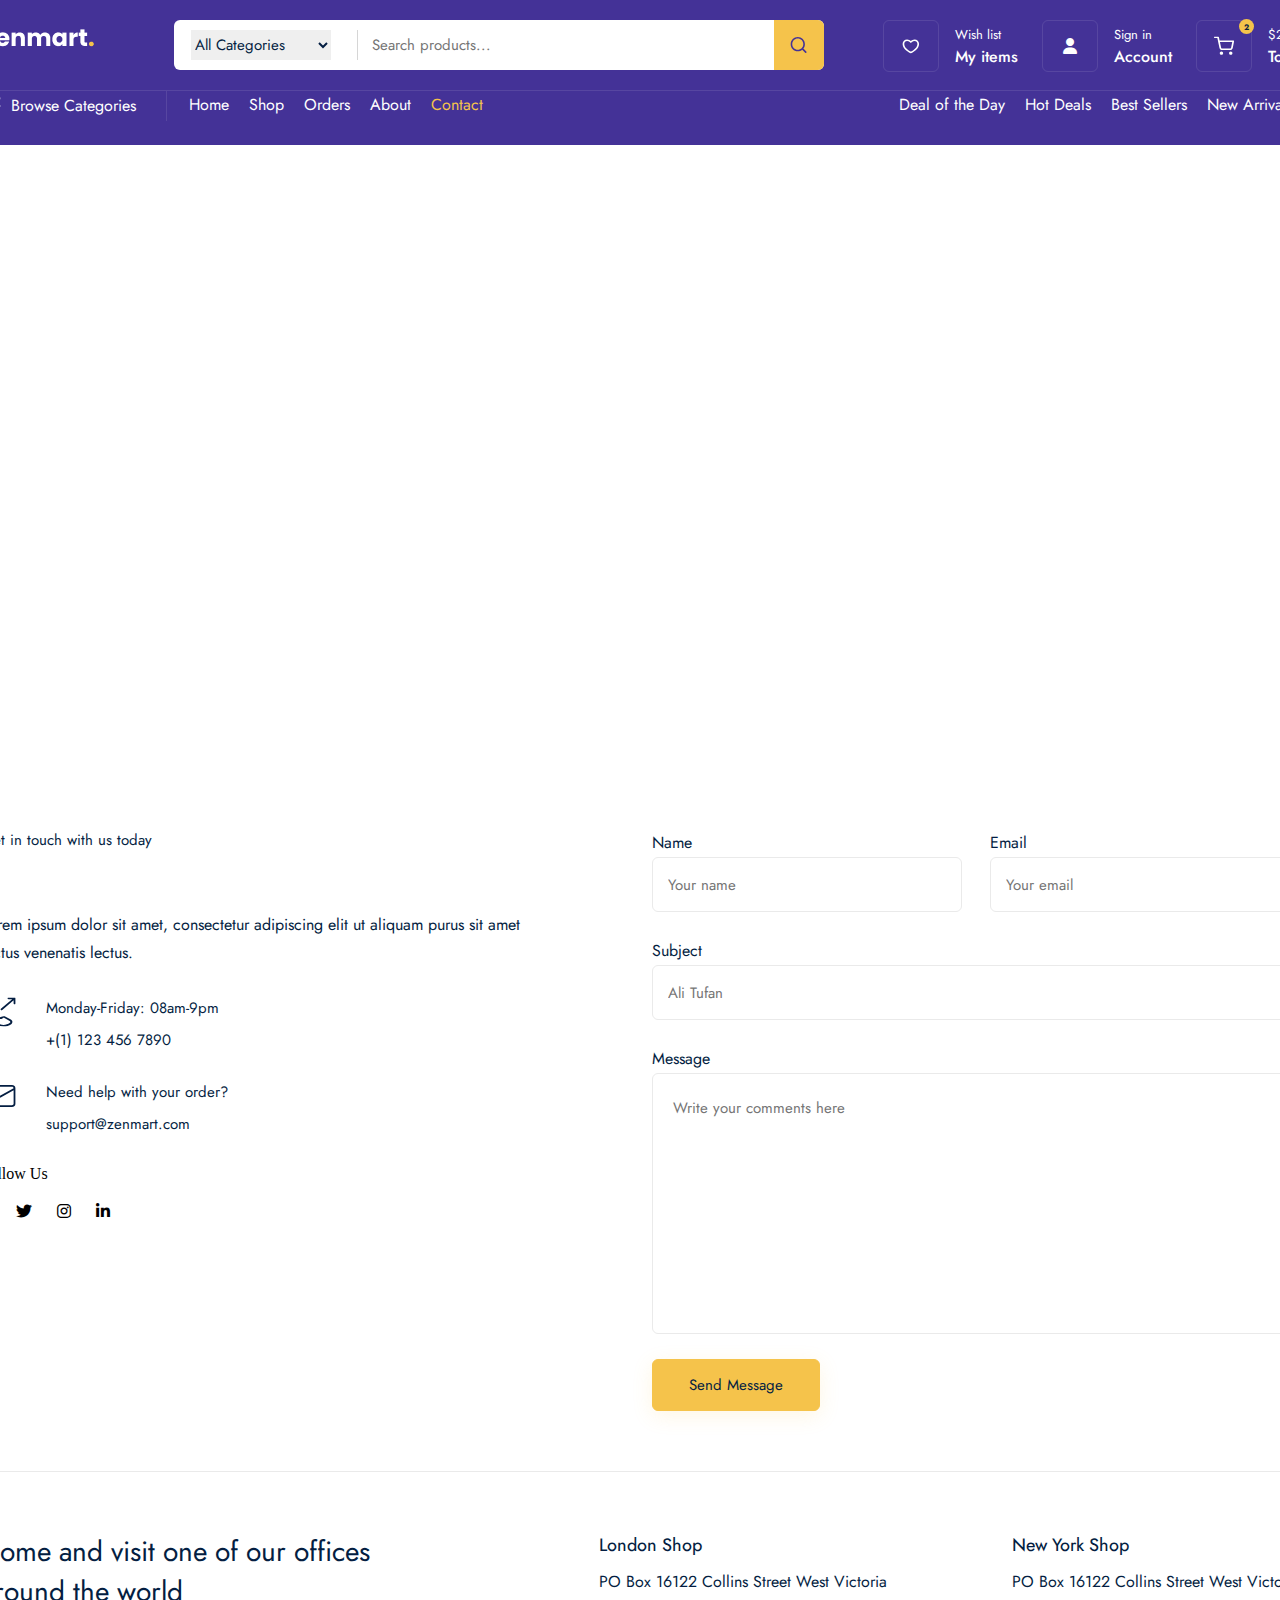
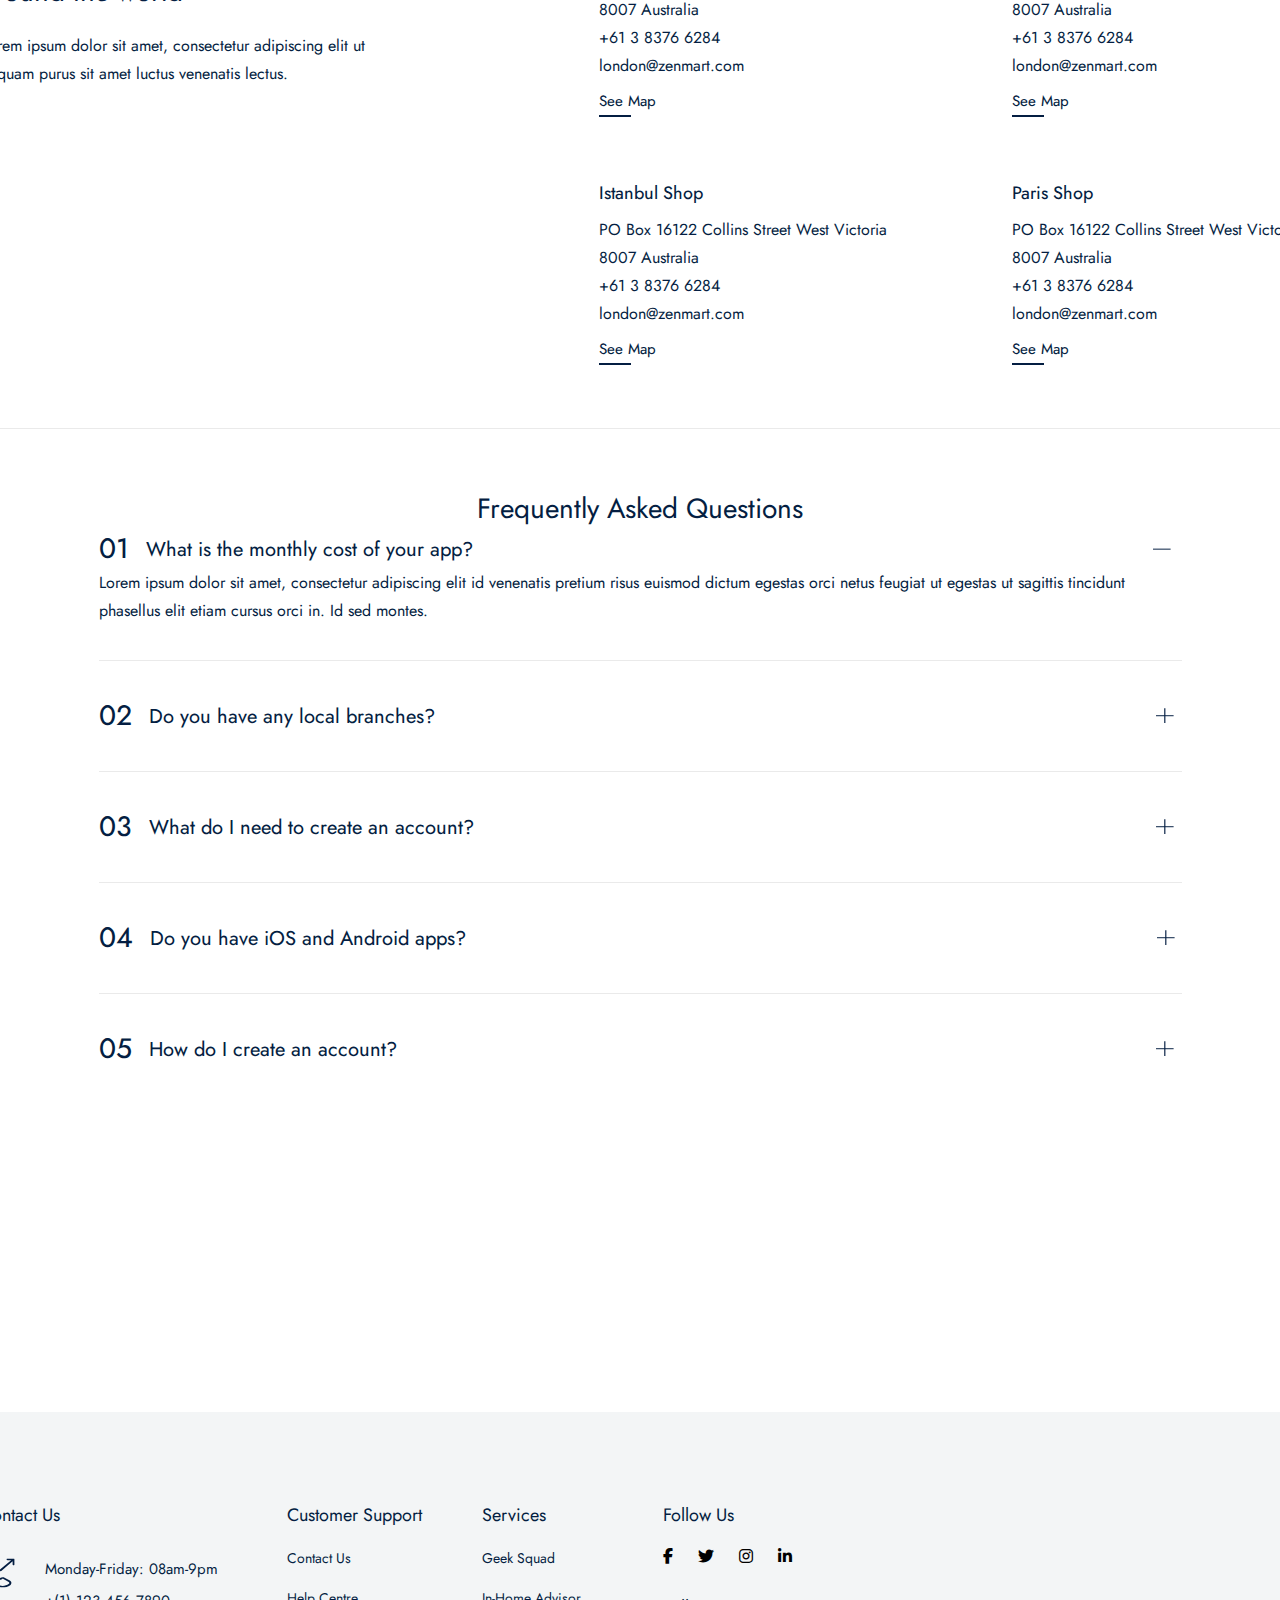
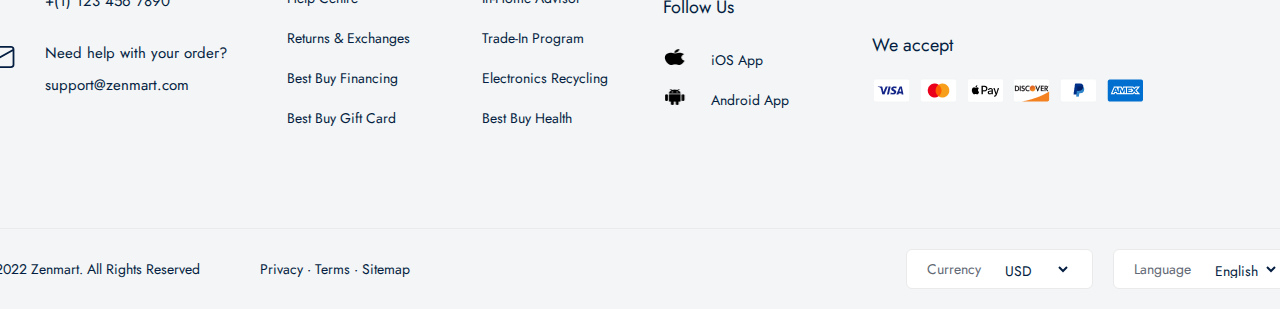
<file: other/contact.html>
<!DOCTYPE html>
<html lang="en">
  <head>
    <meta charset="UTF-8" />
    <meta name="viewport" content="width=device-width, initial-scale=1.0" />
    <title>Zenmart</title>
    <link rel="preconnect" href="https://fonts.googleapis.com" />
    <link rel="preconnect" href="https://fonts.gstatic.com" crossorigin />
    <link rel="preconnect" href="https://fonts.googleapis.com" />
    <link rel="preconnect" href="https://fonts.gstatic.com" crossorigin />
    <link rel="preconnect" href="https://fonts.googleapis.com" />
    <link rel="preconnect" href="https://fonts.gstatic.com" crossorigin />
    <link
      href="https://fonts.googleapis.com/css2?family=Jost:ital,wght@0,100;0,200;0,300;0,400;0,500;0,600;0,700;0,800;0,900;1,100;1,200;1,300;1,400;1,500;1,600;1,700;1,800;1,900&display=swap"
      rel="stylesheet"
    />
    <link
      rel="stylesheet"
      href="https://cdnjs.cloudflare.com/ajax/libs/font-awesome/6.7.2/css/all.min.css"
      integrity="sha512-Evv84Mr4kqVGRNSgIGL/F/aIDqQb7xQ2vcrdIwxfjThSH8CSR7PBEakCr51Ck+w+/U6swU2Im1vVX0SVk9ABhg=="
      crossorigin="anonymous"
      referrerpolicy="no-referrer"
    />
    <link rel="stylesheet" href="../public/css/command.css" />
    <link rel="stylesheet" href="../public/css/contact.css" />
  </head>

  <body>
    <div class="navbar_frame">
      <div class="container">
        <div class="navbar_top">
          <a href="../Index.html">
            <img src="../public/images/icons/logo.png" alt="" />
          </a>
          <div class="nav_search_frame">
            <div class="nav_search_box">
              <div class="category_list">
                <select>
                  <option value="" selected>All Categories</option>
                  <option value="">Computers</option>
                </select>
              </div>
              <input type="search" placeholder="Search products..." />
            </div>
            <div class="nav_icon_box">
              <img src="../public/images/icons/search.svg" alt="" />
            </div>
          </div>
          <div class="nav_top_menu">
            <a href="../order/cart.html">
              <div class="top_menu_box">
                <div class="box_icon_box">
                  <img src="../public/images/icons/heart.svg" alt="" />
                </div>
                <div class="box_info_box">
                  <span>Wish list</span>
                  <strong>My items</strong>
                </div>
              </div>
            </a>
            <a href="../other/login.html">
              <div class="top_menu_box">
                <div class="box_icon_box">
                  <i class="fa-solid fa-user" style="color: #ffffff"></i>
                </div>
                <div class="box_info_box">
                  <span>Sign in</span>
                  <strong>Account</strong>
                </div>
              </div>
            </a>
            <a href="../order/cart.html">
              <div class="top_menu_box">
                <div class="box_icon_box">
                  <div class="basket_count">2</div>
                  <img src="../public/images/icons/shopping-cart.svg" alt="" />
                </div>
                <div class="box_info_box">
                  <span>$200</span>
                  <strong>Total</strong>
                </div>
              </div>
            </a>
          </div>
        </div>
        <div class="navbar_bott">
          <div class="navbar_bot_menu_box">
            <div class="browse_box">
              <img src="../public/images/icons/browse.svg" alt="" />
              <span>Browse Categories</span>
            </div>
            <div class="navbar_route_menu">
              <div class="router_menu">
                <a href="../Index.html">Home</a>
              </div>
              <div class="router_menu">
                <a href="./all.html">Shop</a>
              </div>
              <div class="router_menu">
                <a href="../order/cart.html">Orders</a>
              </div>
              <div class="router_menu">
                <a href="../other/about.html">About</a>
              </div>
              <div class="router_menu">
                <a href="../other/contact.html" class="active">Contact</a>
              </div>
            </div>
            <div class="sorting_menu">
              <span>Deal of the Day</span>
              <span>Hot Deals</span>
              <span>Best Sellers</span>
              <span>New Arrivals</span>
            </div>
          </div>
        </div>
      </div>
    </div>

    <div class="contact_page">
      <div class="location">
        <iframe
          src="https://www.google.com/maps/embed?pb=!1m18!1m12!1m3!1d208684.2737933074!2d128.86885255763426!3d35.18923397126868!2m3!1f0!2f0!3f0!3m2!1i1024!2i768!4f13.1!3m3!1m2!1s0x3568eb6de823cd35%3A0x35d8cb74247108a7!2sBusan!5e0!3m2!1sen!2skr!4v1744196396259!5m2!1sen!2skr"
          style="border: 0"
          allowfullscreen=""
          loading="lazy"
          referrerpolicy="no-referrer-when-downgrade"
        ></iframe>
      </div>
      <div class="contacts_frame">
        <div class="container">
          <div class="contacting">
            <strong>Get in touch with us today</strong>
            <p>
              Lorem ipsum dolor sit amet, consectetur adipiscing elit ut aliquam
              purus sit amet luctus venenatis lectus.
            </p>
            <div class="footer_contact_box">
              <div class="footer_contact_main">
                <img src="../public/images/icons/phone-call.svg" alt="" />
                <div>
                  <strong>Monday-Friday: 08am-9pm</strong>
                  <span>+(1) 123 456 7890</span>
                </div>
              </div>
              <div class="footer_contact_main">
                <img src="../public/images/icons/email.svg" alt="" />
                <div>
                  <strong>Need help with your order?</strong>
                  <span>support@zenmart.com</span>
                </div>
              </div>
            </div>

            <div class="footer_media_main">
              <span style="margin-bottom: 20px"> Follow Us </span>
              <div class="media_box">
                <i class="fa-brands fa-facebook-f"></i>
                <i class="fa-brands fa-twitter"></i>
                <i class="fa-brands fa-instagram"></i>
                <i class="fa-brands fa-linkedin-in"></i>
              </div>
            </div>
          </div>

          <div class="message_box">
            <div class="main">
              <div class="name">
                <span>Name</span>
                <input type="text" placeholder="Your name" />
              </div>
              <div class="name">
                <span>Email</span>
                <input type="email" placeholder="Your email" />
              </div>
            </div>
            <div class="subject">
              <span>Subject</span>
              <input type="text" placeholder="Ali Tufan" />
            </div>
            <div class="message">
              <span>Message</span>
              <textarea
                name=""
                id=""
                placeholder="Write your comments here"
              ></textarea>
            </div>
            <button>Send Message</button>
          </div>
        </div>
      </div>

      <div class="line">
        <div></div>
      </div>

      <div class="branches_frame">
        <div class="container">
          <div class="header">
            <strong>Come and visit one of our offices around the world</strong>
            <p>
              Lorem ipsum dolor sit amet, consectetur adipiscing elit ut aliquam
              purus sit amet luctus venenatis lectus.
            </p>
          </div>
          <div class="branch_boxes">
            <div class="branch_box">
              <strong>London Shop</strong>
              <span>PO Box 16122 Collins Street West Victoria</span>
              <span>8007 Australia</span>
              <span>+61 3 8376 6284</span>
              <span>london@zenmart.com</span>
              <p>See Map</p>
              <div class="little_line"></div>
            </div>
            <div class="branch_box">
              <strong>New York Shop</strong>
              <span>PO Box 16122 Collins Street West Victoria</span>
              <span>8007 Australia</span>
              <span>+61 3 8376 6284</span>
              <span>london@zenmart.com</span>
              <p>See Map</p>
              <div class="little_line"></div>
            </div>
            <div class="branch_box" style="margin-top: 60px">
              <strong>Istanbul Shop</strong>
              <span>PO Box 16122 Collins Street West Victoria</span>
              <span>8007 Australia</span>
              <span>+61 3 8376 6284</span>
              <span>london@zenmart.com</span>
              <p>See Map</p>
              <div class="little_line"></div>
            </div>
            <div class="branch_box" style="margin-top: 60px">
              <strong>Paris Shop</strong>
              <span>PO Box 16122 Collins Street West Victoria</span>
              <span>8007 Australia</span>
              <span>+61 3 8376 6284</span>
              <span>london@zenmart.com</span>
              <p>See Map</p>
              <div class="little_line"></div>
            </div>
          </div>
        </div>
      </div>

      <div class="line">
        <div></div>
      </div>

      <div class="faq_frame">
        <div class="container">
          <p class="header">Frequently Asked Questions</p>
          <div class="faq_menu_boxes">
            <div class="faq_menu_box">
              <div class="main_line">
                <strong>01</strong>
                <p>What is the monthly cost of your app?</p>
                <img src="../public/images/icons/minus.svg" alt="" />
              </div>
              <p class="content">
                Lorem ipsum dolor sit amet, consectetur adipiscing elit id
                venenatis pretium risus euismod dictum egestas orci netus
                feugiat ut egestas ut sagittis tincidunt phasellus elit etiam
                cursus orci in. Id sed montes.
              </p>
            </div>
            <div class="line"></div>
            <div class="faq_menu_box">
              <div class="main_line">
                <strong>02</strong>
                <p>Do you have any local branches?</p>
                <img src="../public/images/icons/plus.svg" alt="" />
              </div>
            </div>
            <div class="line"></div>
            <div class="faq_menu_box">
              <div class="main_line">
                <strong>03</strong>
                <p>What do I need to create an account?</p>
                <img src="../public/images/icons/plus.svg" alt="" />
              </div>
            </div>
            <div class="line"></div>
            <div class="faq_menu_box">
              <div class="main_line">
                <strong>04</strong>
                <p>Do you have iOS and Android apps?</p>
                <img src="../public/images/icons/plus.svg" alt="" />
              </div>
            </div>
            <div class="line"></div>
            <div class="faq_menu_box">
              <div class="main_line">
                <strong>05</strong>
                <p>How do I create an account?</p>
                <img src="../public/images/icons/plus.svg" alt="" />
              </div>
            </div>
          </div>
        </div>
      </div>
    </div>

    <div class="footer_frame">
      <div class="container">
        <div class="footer_top">
          <div class="footer_contact_box">
            <span class="footer_spec_title">Contact Us</span>
            <div class="footer_contact_main">
              <img src="../public/images/icons/phone-call.svg" alt="" />
              <div>
                <strong>Monday-Friday: 08am-9pm</strong>
                <span>+(1) 123 456 7890</span>
              </div>
            </div>
            <div class="footer_contact_main">
              <img src="../public/images/icons/email.svg" alt="" />
              <div>
                <strong>Need help with your order?</strong>
                <span>support@zenmart.com</span>
              </div>
            </div>
          </div>
          <div class="footer_support_box">
            <span class="footer_spec_title" style="margin-bottom: 10px"
              >Customer Support</span
            >
            <a href="">Contact Us</a>
            <a href="">Help Centre </a>
            <a href="">Returns & Exchanges</a>
            <a href="">Best Buy Financing</a>
            <a href="">Best Buy Gift Card</a>
          </div>
          <div class="footer_support_box">
            <span class="footer_spec_title" style="margin-bottom: 10px"
              >Services</span
            >
            <a href="">Geek Squad</a>
            <a href="">In-Home Advisor </a>
            <a href="">Trade-In Program</a>
            <a href="">Electronics Recycling</a>
            <a href="">Best Buy Health</a>
          </div>
          <div class="footer_media_box">
            <div class="footer_media_main">
              <span class="footer_spec_title" style="margin-bottom: 20px">
                Follow Us
              </span>
              <div class="media_box">
                <i class="fa-brands fa-facebook-f"></i>
                <i class="fa-brands fa-twitter"></i>
                <i class="fa-brands fa-instagram"></i>
                <i class="fa-brands fa-linkedin-in"></i>
              </div>
            </div>
            <div class="footer_media_main" style="margin-top: 30px">
              <span class="footer_spec_title" style="margin-bottom: 20px">
                Follow Us
              </span>
              <div class="mobile_app_box">
                <img src="../public/images/icons/apple_icon.png" alt="" />
                <span>iOS App</span>
              </div>
              <div class="mobile_app_box">
                <img src="../public/images/icons/android_icon.png" alt="" />
                <span>Android App</span>
              </div>
            </div>
          </div>
          <div class="footer_media_box">
            <div class="footer_media_main" style="margin-top: 130px">
              <span class="footer_spec_title" style="margin-bottom: 20px">
                We accept
              </span>
              <div class="card_box">
                <img src="../public/images/icons/visa.png" alt="" />
                <img src="../public/images/icons/master_card.png" alt="" />
                <img src="../public/images/icons/apple_pay.png" alt="" />
                <img src="../public/images/icons/dicvover.png" alt="" />
                <img src="../public/images/icons/paypal.png" alt="" />
                <img src="../public/images/icons/amex.png" alt="" />
              </div>
            </div>
          </div>
        </div>
        <div class="footer_bottom">
          <div class="footer_main">
            <div class="footer_bottom_left">
              <span>© 2022 Zenmart. All Rights Reserved</span>
              <span>Privacy · Terms · Sitemap</span>
            </div>
            <div class="footer_bottom_right">
              <div class="footer_select_box">
                <span>Currency</span>
                <select name="" id="">
                  <option value="" selected>USD</option>
                  <option value="">UZS</option>
                </select>
              </div>
              <div class="footer_select_box">
                <span>Language</span>
                <select name="" id="">
                  <option value="" selected>English</option>
                  <option value="">Uzbek</option>
                </select>
              </div>
            </div>
          </div>
        </div>
      </div>
    </div>
  </body>
</html>
</file>
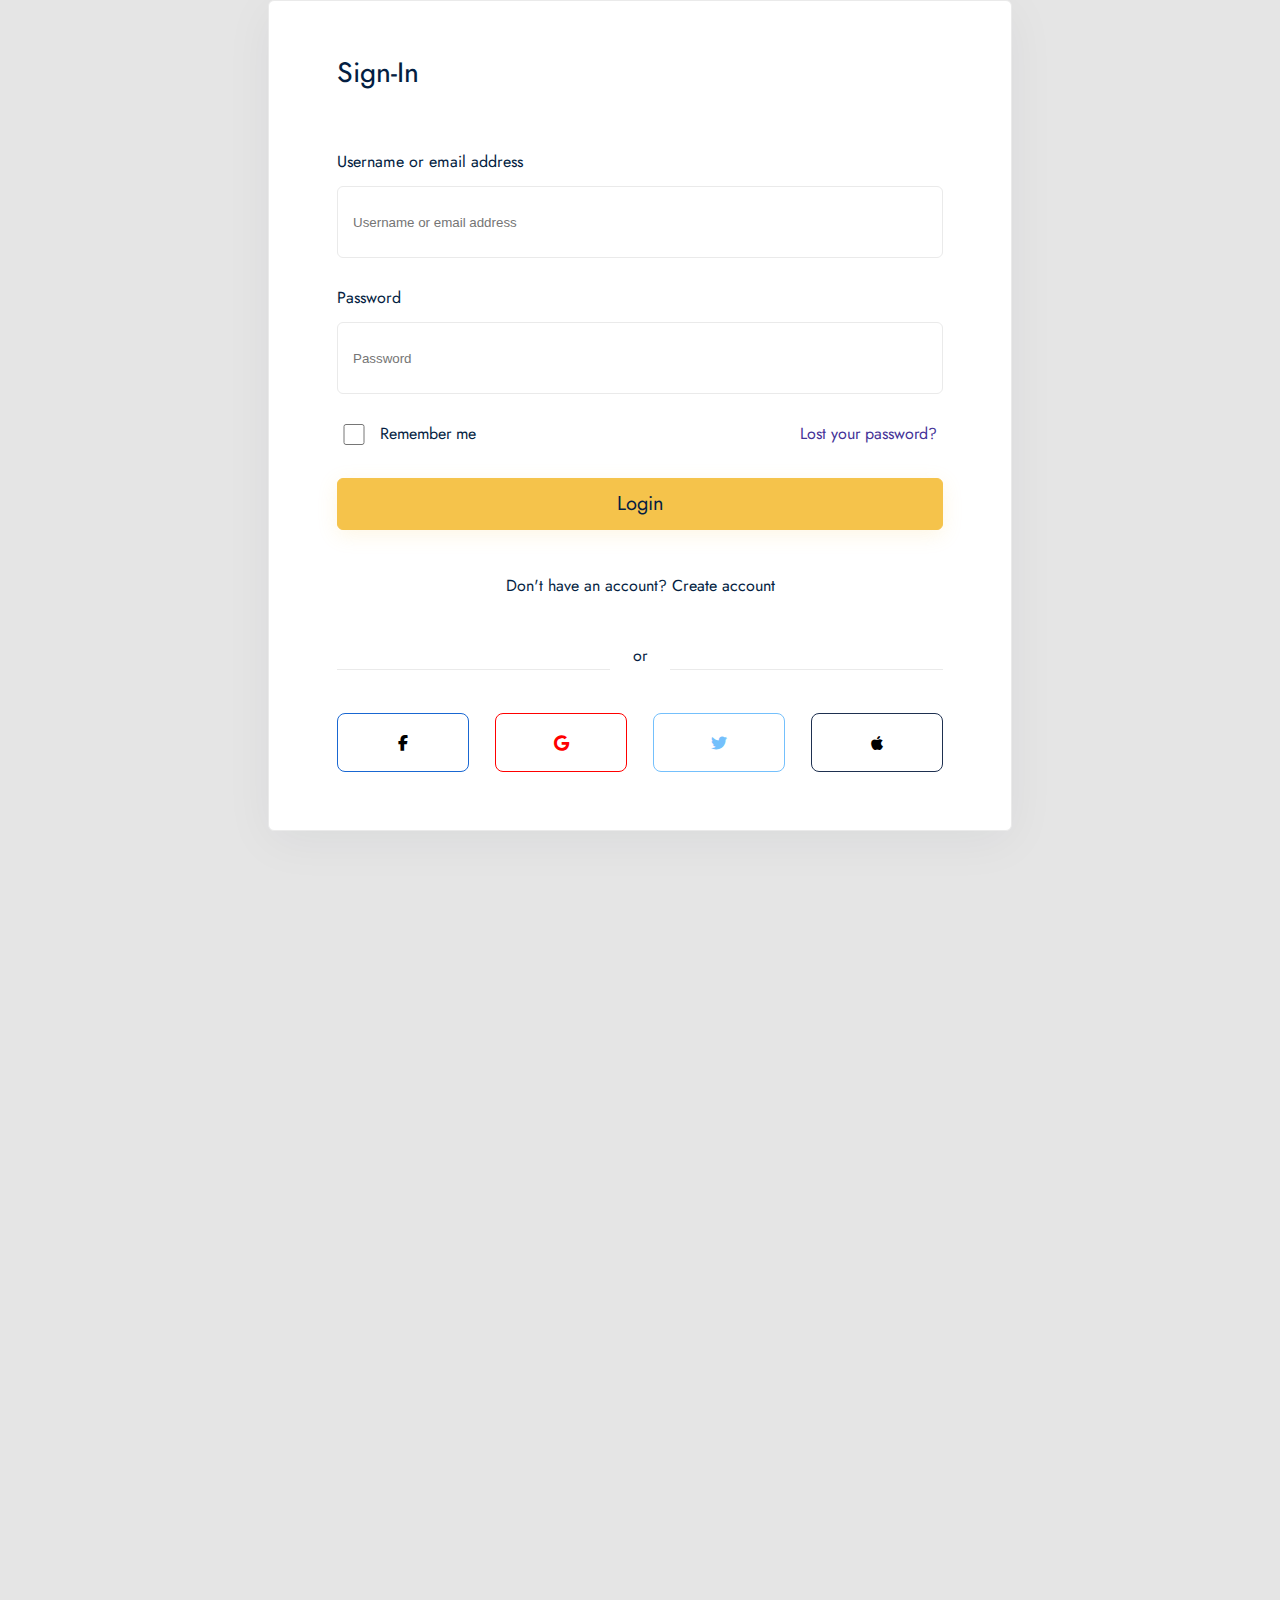
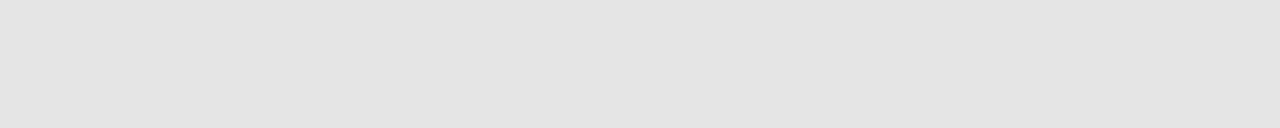
<file: other/login.html>
<!DOCTYPE html>
<html lang="en">
  <head>
    <meta charset="UTF-8" />
    <meta name="viewport" content="width=device-width, initial-scale=1.0" />
    <title>Zenmart</title>
    <link rel="preconnect" href="https://fonts.googleapis.com" />
    <link rel="preconnect" href="https://fonts.gstatic.com" crossorigin />
    <link rel="preconnect" href="https://fonts.googleapis.com" />
    <link rel="preconnect" href="https://fonts.gstatic.com" crossorigin />
    <link rel="preconnect" href="https://fonts.googleapis.com" />
    <link rel="preconnect" href="https://fonts.gstatic.com" crossorigin />
    <link
      href="https://fonts.googleapis.com/css2?family=Jost:ital,wght@0,100;0,200;0,300;0,400;0,500;0,600;0,700;0,800;0,900;1,100;1,200;1,300;1,400;1,500;1,600;1,700;1,800;1,900&display=swap"
      rel="stylesheet"
    />
    <link
      rel="stylesheet"
      href="https://cdnjs.cloudflare.com/ajax/libs/font-awesome/6.7.2/css/all.min.css"
      integrity="sha512-Evv84Mr4kqVGRNSgIGL/F/aIDqQb7xQ2vcrdIwxfjThSH8CSR7PBEakCr51Ck+w+/U6swU2Im1vVX0SVk9ABhg=="
      crossorigin="anonymous"
      referrerpolicy="no-referrer"
    />
    <link rel="stylesheet" href="../public/css/command.css" />
    <link rel="stylesheet" href="../public/css/login.css" />
  </head>

  <body>
    <div class="login_frame">
      <div class="login_container">
        <strong>Sign-In</strong>
        <div class="input_boxes">
          <div class="input_box">
            <span>Username or email address</span>
            <input type="text" placeholder="Username or email address" />
          </div>
          <div class="input_box">
            <span>Password</span>
            <input type="password" placeholder="Password" />
          </div>
        </div>
        <div class="account_safety">
          <input type="checkbox" />
          <span>Remember me</span>
          <a class="lost">Lost your password?</a>
        </div>
        <button>Login</button>
        <div class="new_account_path">
          <span>Don't have an account? </span>
          <a href="../other/signUp.html">Create account</a>
        </div>
        <div class="lines">
          <div class="line"></div>
          <span>or</span>
          <div class="line"></div>
        </div>
        <div class="social_media_boxes">
          <a
            class="social_media_box"
            style="border: 1px solid rgb(25, 103, 210)"
          >
            <i class="fa-brands fa-facebook-f"></i>
          </a>
          <a class="social_media_box" style="border: 1px solid #ff0000">
            <i class="fa-brands fa-google" style="color: #ff0000"></i>
          </a>
          <a class="social_media_box" style="border: 1px solid #74c0fc">
            <i class="fa-brands fa-twitter" style="color: #74c0fc"></i>
          </a>
          <a class="social_media_box" style="border: 1px solid rgb(30, 48, 80)">
            <i class="fa-brands fa-apple"></i>
          </a>
        </div>
      </div>
    </div>
  </body>
</html>
</file>
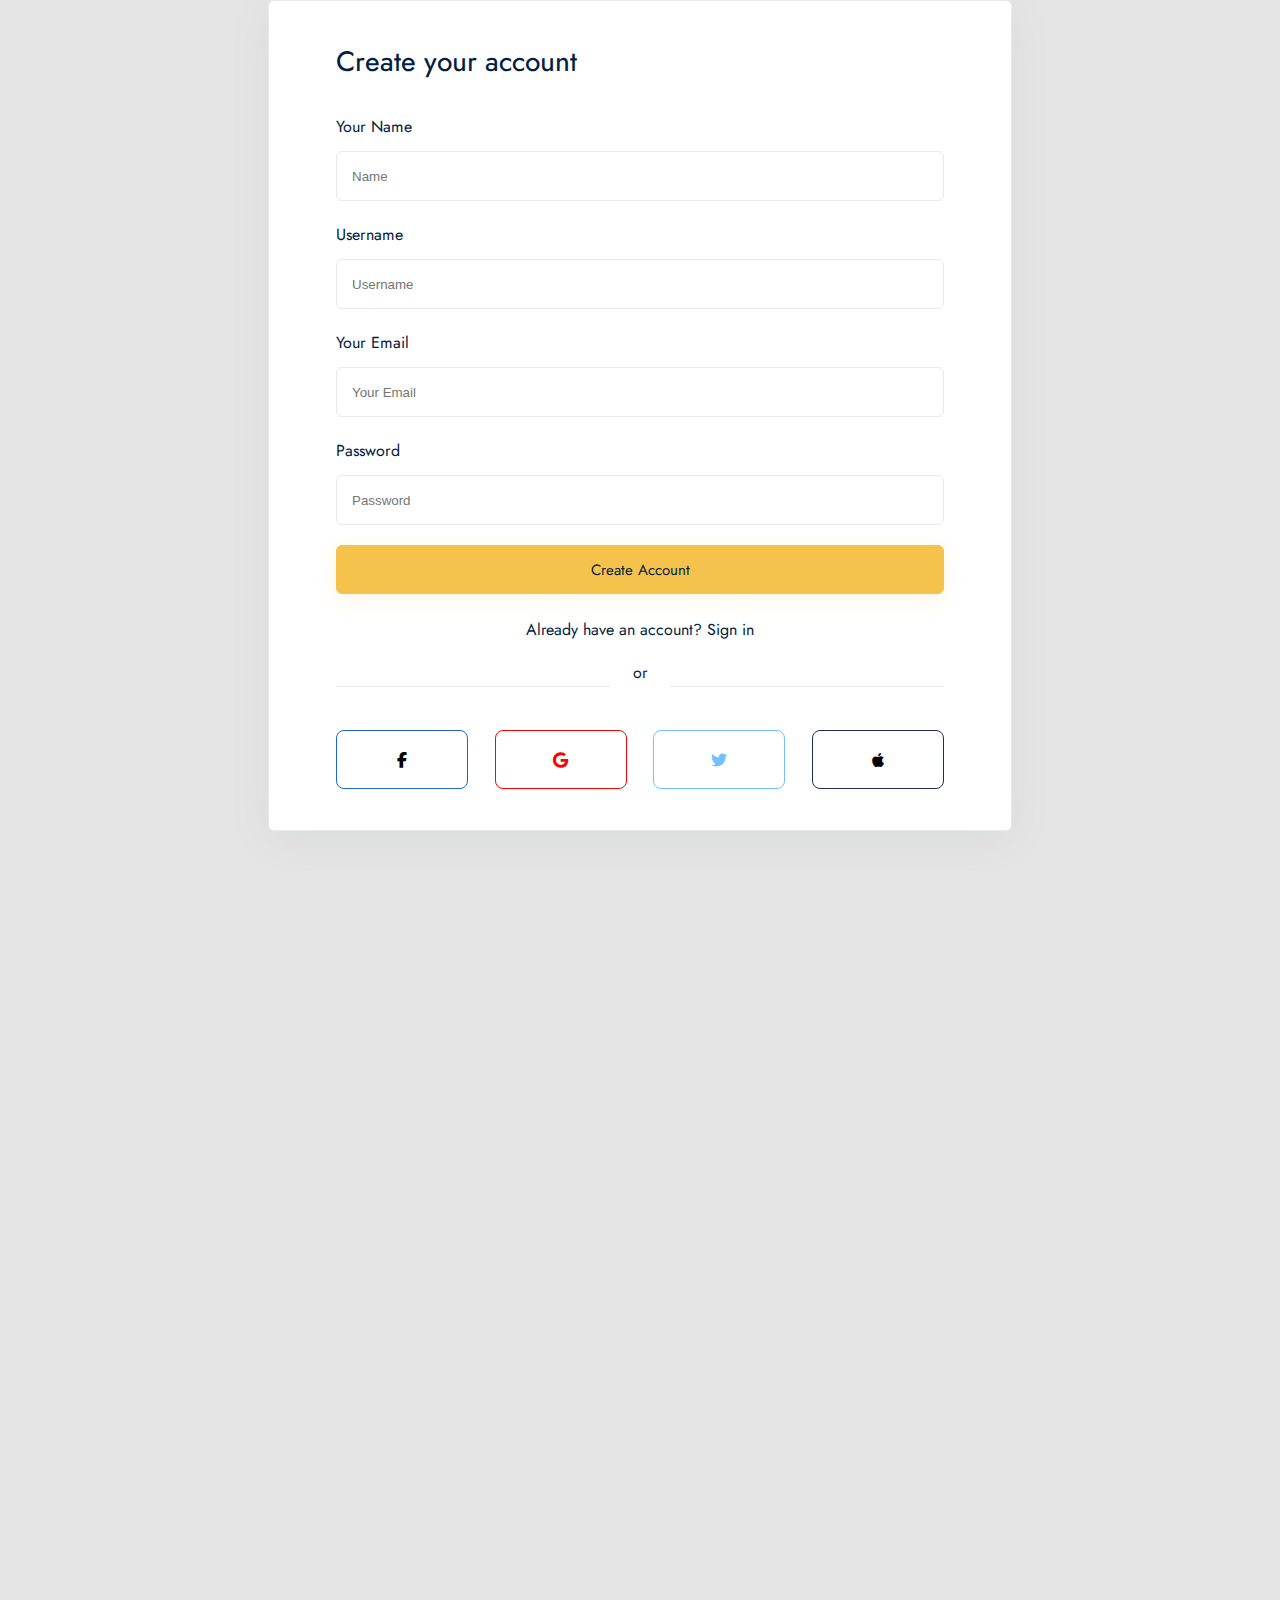
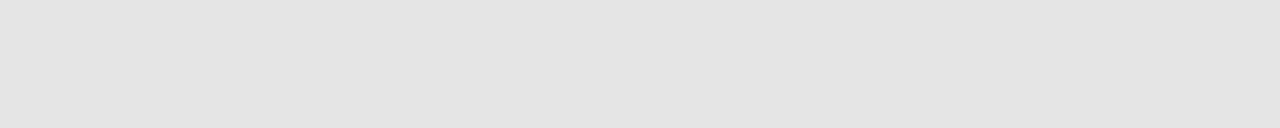
<file: other/signUp.html>
<!DOCTYPE html>
<html lang="en">
  <head>
    <meta charset="UTF-8" />
    <meta name="viewport" content="width=device-width, initial-scale=1.0" />
    <title>Zenmart</title>
    <link rel="preconnect" href="https://fonts.googleapis.com" />
    <link rel="preconnect" href="https://fonts.gstatic.com" crossorigin />
    <link rel="preconnect" href="https://fonts.googleapis.com" />
    <link rel="preconnect" href="https://fonts.gstatic.com" crossorigin />
    <link rel="preconnect" href="https://fonts.googleapis.com" />
    <link rel="preconnect" href="https://fonts.gstatic.com" crossorigin />
    <link
      href="https://fonts.googleapis.com/css2?family=Jost:ital,wght@0,100;0,200;0,300;0,400;0,500;0,600;0,700;0,800;0,900;1,100;1,200;1,300;1,400;1,500;1,600;1,700;1,800;1,900&display=swap"
      rel="stylesheet"
    />
    <link
      rel="stylesheet"
      href="https://cdnjs.cloudflare.com/ajax/libs/font-awesome/6.7.2/css/all.min.css"
      integrity="sha512-Evv84Mr4kqVGRNSgIGL/F/aIDqQb7xQ2vcrdIwxfjThSH8CSR7PBEakCr51Ck+w+/U6swU2Im1vVX0SVk9ABhg=="
      crossorigin="anonymous"
      referrerpolicy="no-referrer"
    />
    <link rel="stylesheet" href="../public/css/command.css" />
    <link rel="stylesheet" href="../public/css/signUp.css" />
  </head>

  <body>
    <div class="signup_frame">
      <div class="signup_container">
        <strong>Create your account</strong>
        <div class="input_boxes">
          <div class="input_box">
            <span>Your Name</span>
            <input type="text" placeholder="Name" />
          </div>
          <div class="input_box">
            <span>Username</span>
            <input type="text" placeholder="Username" />
          </div>
          <div class="input_box">
            <span>Your Email</span>
            <input type="email" placeholder="Your Email" />
          </div>
          <div class="input_box">
            <span>Password</span>
            <input type="password" placeholder="Password" />
          </div>
        </div>

        <button>Create Account</button>
        <div class="new_account_path">
          <span>Already have an account? </span>
          <a href="../other/login.html">Sign in</a>
        </div>
        <div class="lines">
          <div class="line"></div>
          <span>or</span>
          <div class="line"></div>
        </div>
        <div class="social_media_boxes">
          <a
            class="social_media_box"
            style="border: 1px solid rgb(25, 103, 210)"
          >
            <i class="fa-brands fa-facebook-f"></i>
          </a>
          <a class="social_media_box" style="border: 1px solid #ff0000">
            <i class="fa-brands fa-google" style="color: #ff0000"></i>
          </a>
          <a class="social_media_box" style="border: 1px solid #74c0fc">
            <i class="fa-brands fa-twitter" style="color: #74c0fc"></i>
          </a>
          <a class="social_media_box" style="border: 1px solid rgb(30, 48, 80)">
            <i class="fa-brands fa-apple"></i>
          </a>
        </div>
      </div>
    </div>
  </body>
</html>
</file>
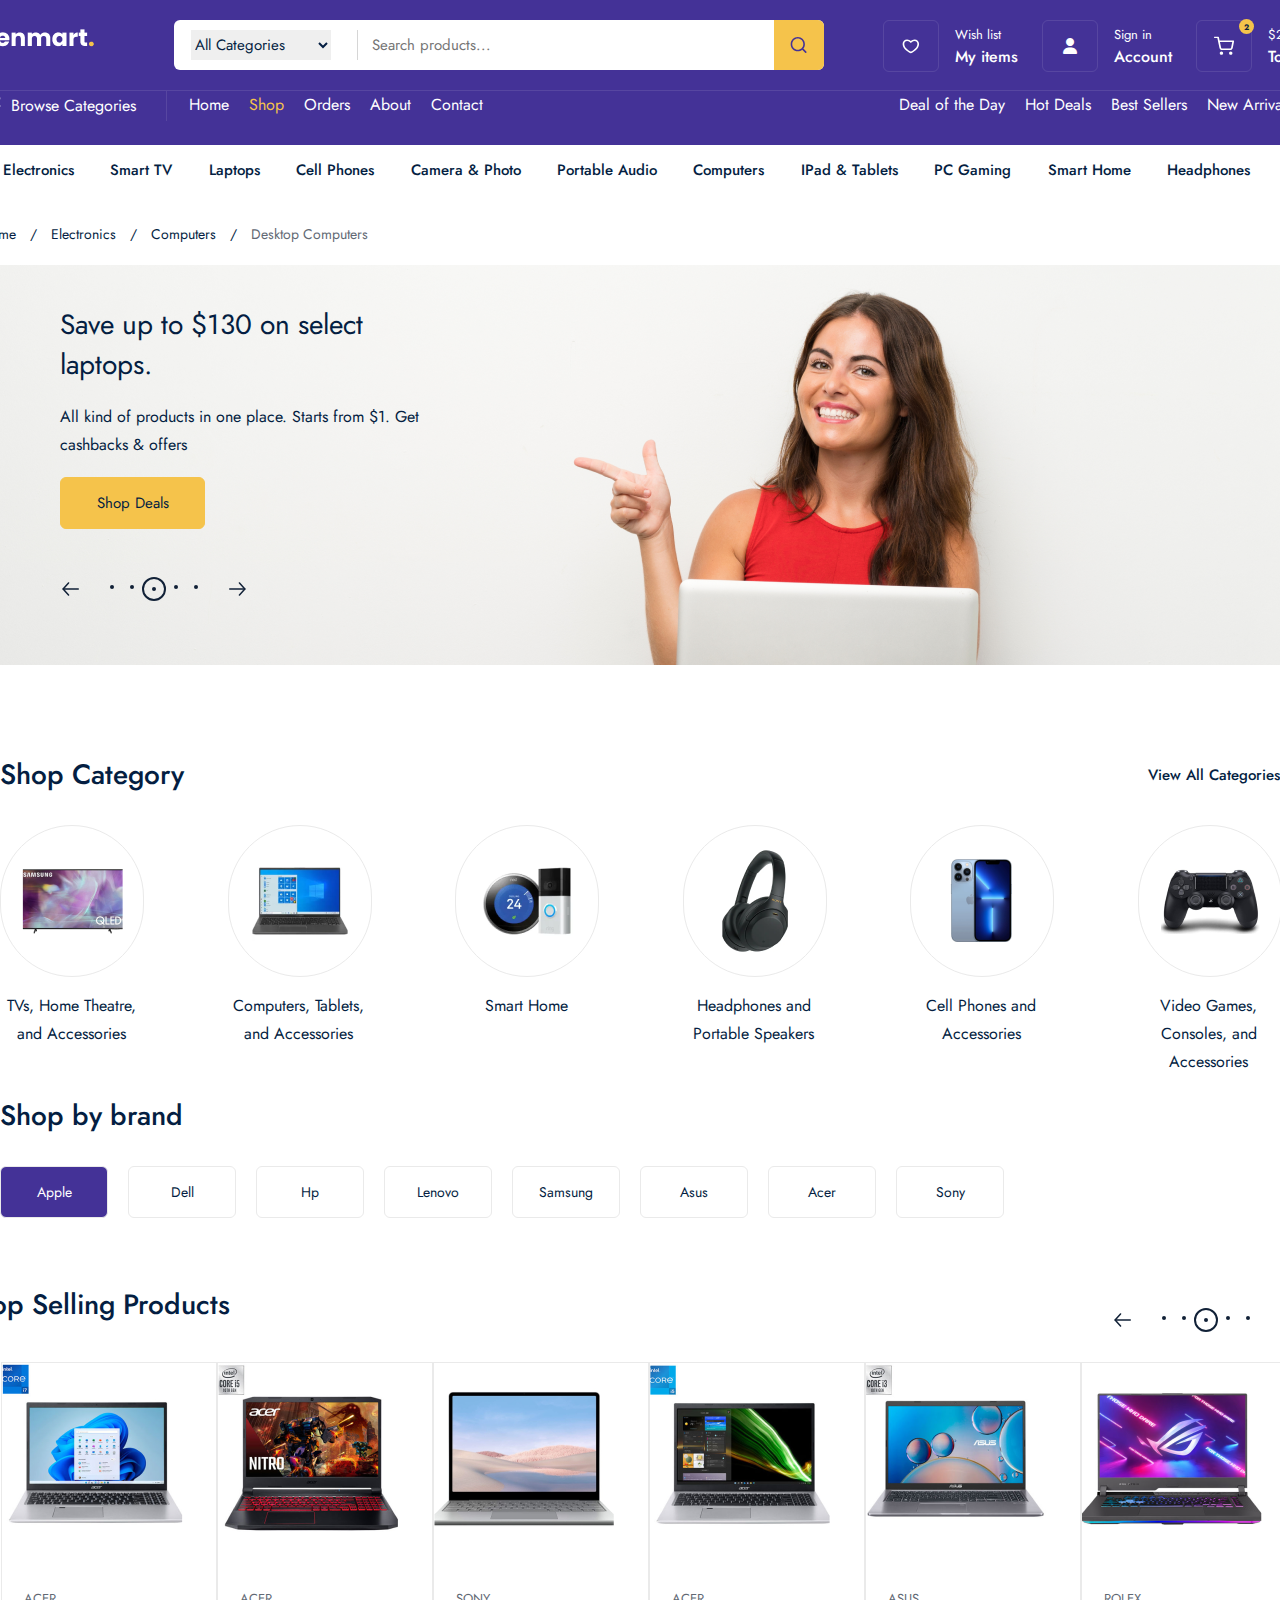
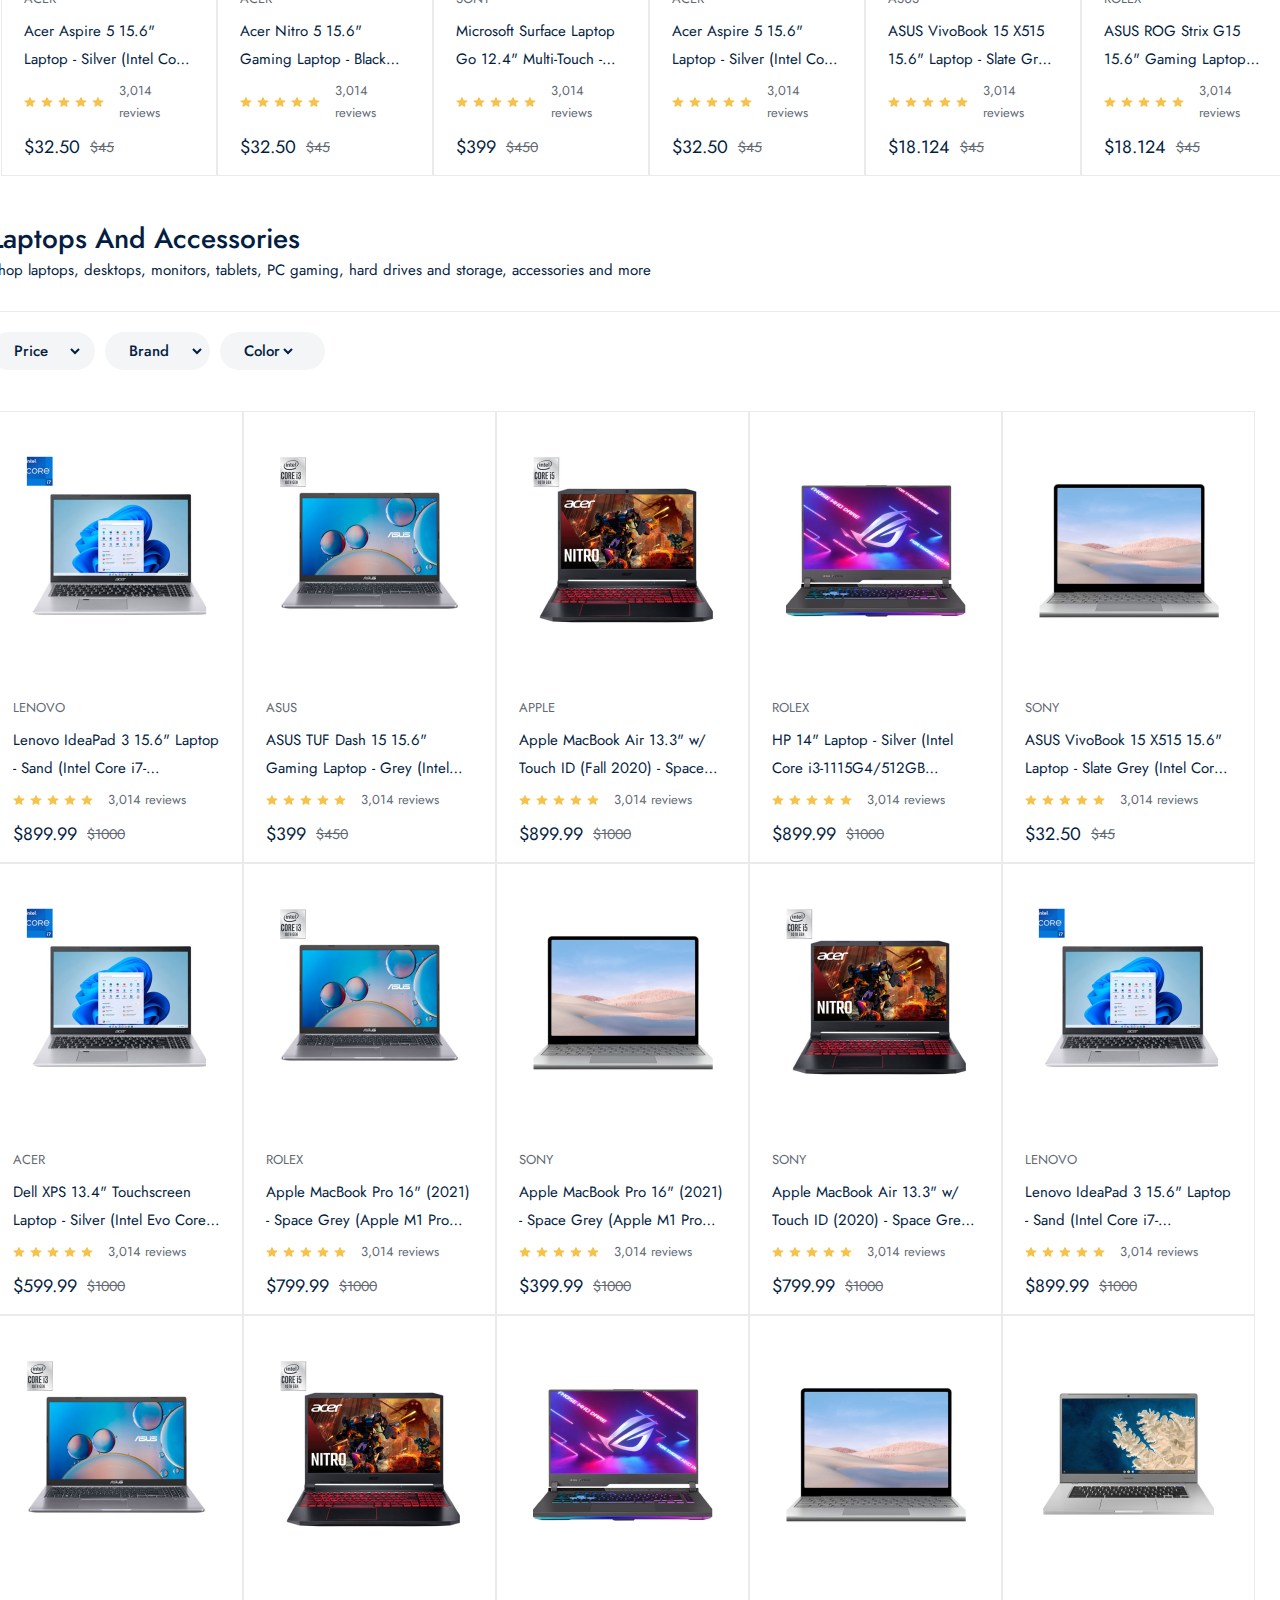
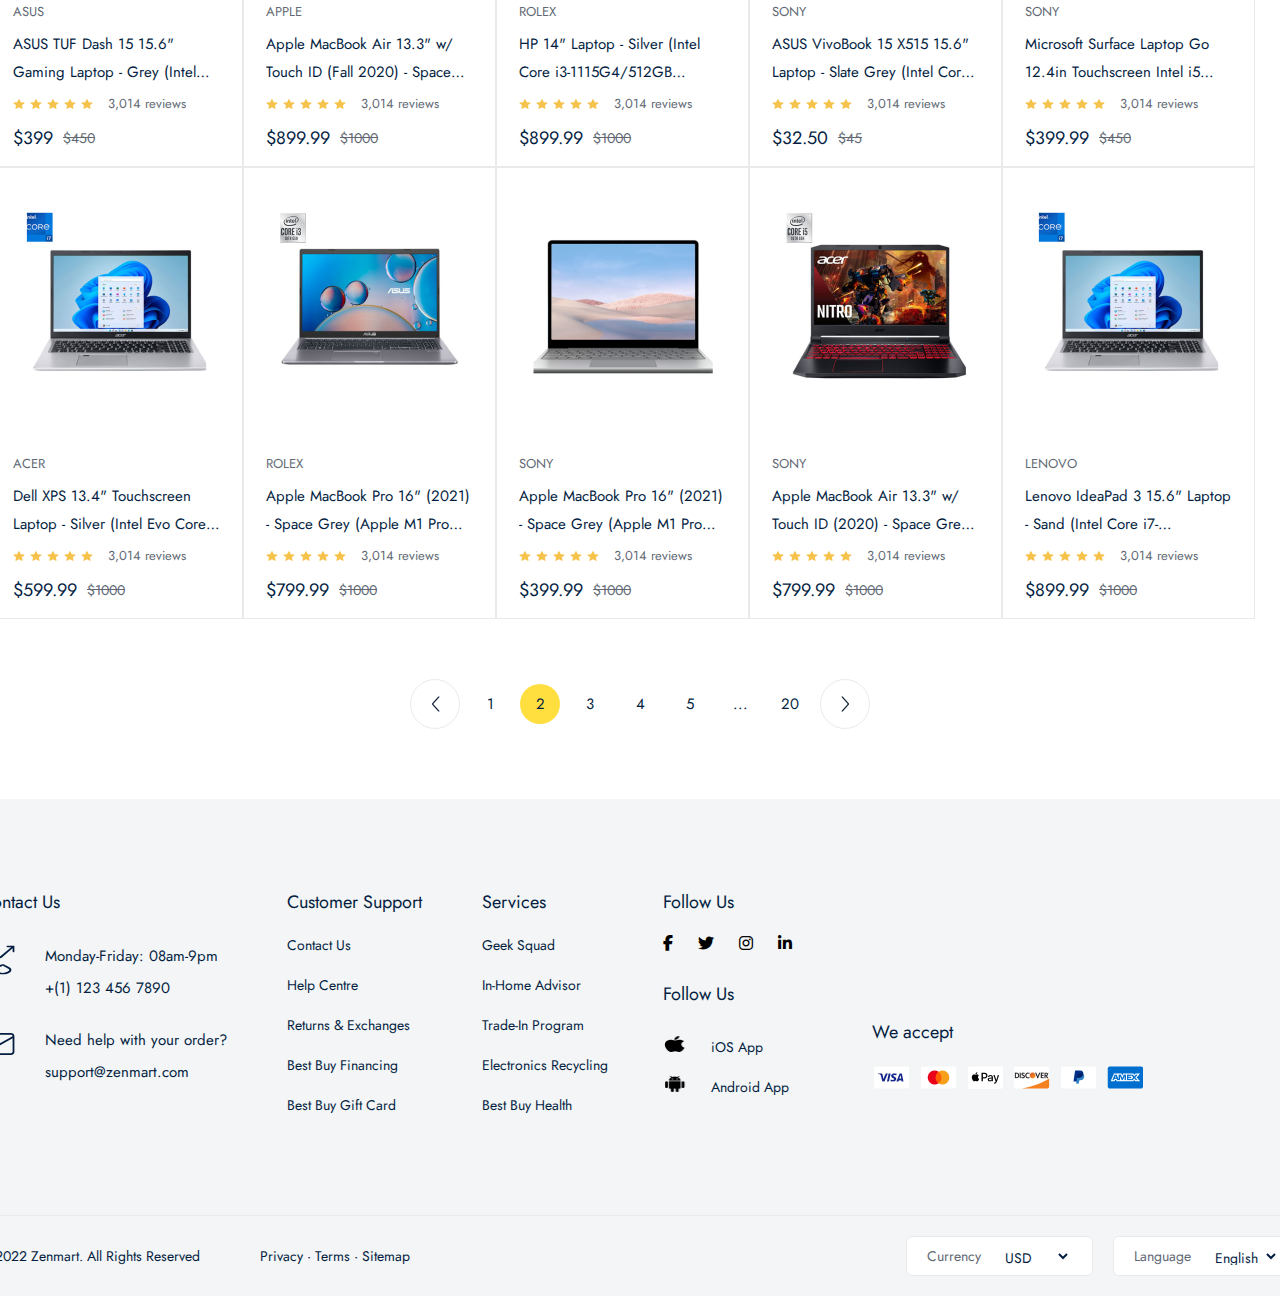
<file: Product/all.html>
<!DOCTYPE html>
<html lang="en">
  <head>
    <meta charset="UTF-8" />
    <meta name="viewport" content="width=device-width, initial-scale=1.0" />
    <title>Zenmart</title>
    <link rel="preconnect" href="https://fonts.googleapis.com" />
    <link rel="preconnect" href="https://fonts.gstatic.com" crossorigin />
    <link rel="preconnect" href="https://fonts.googleapis.com" />
    <link rel="preconnect" href="https://fonts.gstatic.com" crossorigin />
    <link rel="preconnect" href="https://fonts.googleapis.com" />
    <link rel="preconnect" href="https://fonts.gstatic.com" crossorigin />
    <link
      href="https://fonts.googleapis.com/css2?family=Jost:ital,wght@0,100;0,200;0,300;0,400;0,500;0,600;0,700;0,800;0,900;1,100;1,200;1,300;1,400;1,500;1,600;1,700;1,800;1,900&display=swap"
      rel="stylesheet"
    />
    <link
      rel="stylesheet"
      href="https://cdnjs.cloudflare.com/ajax/libs/font-awesome/6.7.2/css/all.min.css"
      integrity="sha512-Evv84Mr4kqVGRNSgIGL/F/aIDqQb7xQ2vcrdIwxfjThSH8CSR7PBEakCr51Ck+w+/U6swU2Im1vVX0SVk9ABhg=="
      crossorigin="anonymous"
      referrerpolicy="no-referrer"
    />
    <link rel="stylesheet" href="../public/css/command.css" />
    <link rel="stylesheet" href="../public/css/product_all.css" />
  </head>

  <body>
    <div class="navbar_frame">
      <div class="container">
        <div class="navbar_top">
          <a href="../Index.html">
            <img src="../public/images/icons/logo.png" alt="" />
          </a>
          <div class="nav_search_frame">
            <div class="nav_search_box">
              <div class="category_list">
                <select>
                  <option value="" selected>All Categories</option>
                  <option value="">Computers</option>
                </select>
              </div>
              <input type="search" placeholder="Search products..." />
            </div>
            <div class="nav_icon_box">
              <img src="../public/images/icons/search.svg" alt="" />
            </div>
          </div>
          <div class="nav_top_menu">
            <a href="../order/cart.html">
              <div class="top_menu_box">
                <div class="box_icon_box">
                  <img src="../public/images/icons/heart.svg" alt="" />
                </div>
                <div class="box_info_box">
                  <span>Wish list</span>
                  <strong>My items</strong>
                </div>
              </div>
            </a>
            <a href="../other/login.html">
              <div class="top_menu_box">
                <div class="box_icon_box">
                  <i class="fa-solid fa-user" style="color: #ffffff"></i>
                </div>
                <div class="box_info_box">
                  <span>Sign in</span>
                  <strong>Account</strong>
                </div>
              </div>
            </a>
            <a href="../order/cart.html">
              <div class="top_menu_box">
                <div class="box_icon_box">
                  <div class="basket_count">2</div>
                  <img src="../public/images/icons/shopping-cart.svg" alt="" />
                </div>
                <div class="box_info_box">
                  <span>$200</span>
                  <strong>Total</strong>
                </div>
              </div>
            </a>
          </div>
        </div>
        <div class="navbar_bott">
          <div class="navbar_bot_menu_box">
            <div class="browse_box">
              <img src="../public/images/icons/browse.svg" alt="" />
              <span>Browse Categories</span>
            </div>
            <div class="navbar_route_menu">
              <div class="router_menu">
                <a href="../Index.html">Home</a>
              </div>
              <div class="router_menu">
                <a href="./all.html" class="active">Shop</a>
              </div>
              <div class="router_menu">
                <a href="../order/cart.html">Orders</a>
              </div>
              <div class="router_menu">
                <a href="../other/about.html">About</a>
              </div>
              <div class="router_menu">
                <a href="../other/contact.html">Contact</a>
              </div>
            </div>
            <div class="sorting_menu">
              <span>Deal of the Day</span>
              <span>Hot Deals</span>
              <span>Best Sellers</span>
              <span>New Arrivals</span>
            </div>
          </div>
        </div>
      </div>
    </div>

    <div class="shop_page">
      <div class="header_frame">
        <div class="container">
          <div class="header_top">
            <a href="">All Electronics</a>
            <a href="">Smart TV</a>
            <a href="">Laptops</a>
            <a href="">Cell phones</a>
            <a href="">Camera & Photo</a>
            <a href="">Portable Audio</a>
            <a href="">Computers</a>
            <a href="">iPad & Tablets</a>
            <a href="">PC Gaming</a>
            <a href="">Smart Home</a>
            <a href="">Headphones</a>
          </div>

          <div class="page_router">
            <span>Home</span>
            <span class="drop">/</span>
            <span>Electronics</span>
            <span class="drop">/</span>
            <span>Computers</span>
            <span class="drop">/</span>
            <span class="active">Desktop Computers</span>
          </div>
          <div class="header_main">
            <div class="header_content">
              <strong>Save up to $130 on select laptops.</strong>
              <p>
                All kind of products in one place. Starts from $1. Get cashbacks
                & offers
              </p>
              <a href="">Shop Deals</a>

              <div class="pagination_box">
                <div class="pagination_main">
                  <img
                    src="../public/images/icons/arrow-prev_next.svg"
                    alt=""
                  />
                  <div class="pagination_dot">
                    <div class="dot">
                      <div></div>
                    </div>
                    <div class="dot">
                      <div></div>
                    </div>
                    <div class="dot active">
                      <div></div>
                    </div>
                    <div class="dot">
                      <div></div>
                    </div>
                    <div class="dot">
                      <div></div>
                    </div>
                  </div>
                  <img
                    src="../public/images/icons/arrow-prev_next.svg"
                    alt=""
                    style="transform: scaleX(-1)"
                  />
                </div>
              </div>
            </div>
          </div>
        </div>
      </div>

      <div class="shop_category_frame">
        <div class="container">
          <div class="category_top">
            <span>Shop Category</span>
            <a href="../product/all.html">View all Categories</a>
          </div>
          <div class="category_wrapper">
            <div class="category_box">
              <div class="category_img_box">
                <img src="../public/images/category/tv.png" alt="" />
              </div>
              <span> TVs, Home Theatre, and Accessories</span>
            </div>
            <div class="category_box">
              <div class="category_img_box">
                <img src="../public/images/category/computer.png" alt="" />
              </div>
              <span> Computers, Tablets, and Accessories</span>
            </div>
            <div class="category_box">
              <div class="category_img_box">
                <img src="../public/images/category/smart.png" alt="" />
              </div>
              <span> Smart Home</span>
            </div>
            <div class="category_box">
              <div class="category_img_box">
                <img src="../public/images/category/headphone.png" alt="" />
              </div>
              <span>Headphones and Portable Speakers</span>
            </div>
            <div class="category_box">
              <div class="category_img_box">
                <img src="../public/images/category/phone.png" alt="" />
              </div>
              <span> Cell Phones and Accessories</span>
            </div>
            <div class="category_box">
              <div class="category_img_box">
                <img src="../public/images/category/game.png" alt="" />
              </div>
              <span>Video Games, Consoles, and Accessories</span>
            </div>
          </div>
        </div>
      </div>

      <div class="brand_frame">
        <div class="container">
          <span class="category_name">Shop by brand</span>
          <div class="brand_boxes">
            <div class="brand_box active">Apple</div>
            <div class="brand_box">Dell</div>
            <div class="brand_box">Hp</div>
            <div class="brand_box">Lenovo</div>
            <div class="brand_box">Samsung</div>
            <div class="brand_box">Asus</div>
            <div class="brand_box">Acer</div>
            <div class="brand_box">Sony</div>
          </div>
        </div>
      </div>
      <div class="selling_product_frame">
        <div class="container">
          <div class="category_top">
            <span>Top Selling Products</span>
            <div>
              <div class="pagination_box">
                <div class="pagination_main">
                  <img
                    src="../public/images/icons/arrow-prev_next.svg"
                    alt=""
                  />
                  <div class="pagination_dot">
                    <div class="dot">
                      <div></div>
                    </div>
                    <div class="dot">
                      <div></div>
                    </div>
                    <div class="dot active">
                      <div></div>
                    </div>
                    <div class="dot">
                      <div></div>
                    </div>
                    <div class="dot">
                      <div></div>
                    </div>
                  </div>
                  <img
                    src="../public/images/icons/arrow-prev_next.svg"
                    alt=""
                    style="transform: scaleX(-1)"
                  />
                </div>
              </div>
            </div>
          </div>
          <div class="product_wrapper">
            <div class="next_prev_box">
              <img src="../public/images/icons/next.svg" alt="" />
            </div>
            <div class="product_boxes">
              <div class="product_box">
                <a href="../product/choosenProduct.html">
                  <div class="product_img_box">
                    <img
                      src="../public/images/products/acer_laptop.png"
                      alt=""
                    />
                  </div>
                </a>
                <div class="product_content_box">
                  <span class="product_title">ACER</span>
                  <a href="../product/choosenProduct.html">
                    <p class="product_desc">
                      Acer Aspire 5 15.6" Laptop - Silver (Intel Core
                      i7-1165G7/512GB SSD/12GB RAM/Windows 11)
                    </p>
                  </a>
                  <div class="review_box">
                    <img src="../public/images/icons/review.svg" alt="" />
                    <img src="../public/images/icons/review.svg" alt="" />
                    <img src="../public/images/icons/review.svg" alt="" />
                    <img src="../public/images/icons/review.svg" alt="" />
                    <img src="../public/images/icons/review.svg" alt="" />
                    <span>3,014 reviews</span>
                  </div>
                  <div class="price_box">
                    <strong>$32.50</strong>
                    <span>$45</span>
                  </div>
                </div>
              </div>
              <div class="product_box">
                <a href="../product/choosenProduct.html">
                  <div class="product_img_box">
                    <img
                      src="../public/images/products/nitro_laptop.png"
                      alt=""
                    />
                  </div>
                </a>
                <div class="product_content_box">
                  <span class="product_title">ACER</span>
                  <a href="../product/choosenProduct.html">
                    <p class="product_desc">
                      Acer Nitro 5 15.6" Gaming Laptop - Black (Intel Core
                      i5-10300H/512GB SSD/12GB RAM/GTX 1650/Windows 11)
                    </p>
                  </a>
                  <div class="review_box">
                    <img src="../public/images/icons/review.svg" alt="" />
                    <img src="../public/images/icons/review.svg" alt="" />
                    <img src="../public/images/icons/review.svg" alt="" />
                    <img src="../public/images/icons/review.svg" alt="" />
                    <img src="../public/images/icons/review.svg" alt="" />
                    <span>3,014 reviews</span>
                  </div>
                  <div class="price_box">
                    <strong>$32.50</strong>
                    <span>$45</span>
                  </div>
                </div>
              </div>
              <div class="product_box">
                <a href="../product/choosenProduct.html">
                  <div class="product_img_box">
                    <img
                      src="../public/images/products/sony_laptop.png"
                      alt=""
                    />
                  </div>
                </a>
                <div class="product_content_box">
                  <span class="product_title">SONY</span>
                  <a href="../product/choosenProduct.html">
                    <p class="product_desc">
                      Microsoft Surface Laptop Go 12.4" Multi-Touch - Intel Core
                      i5, 8GB RAM, 128GB SSD, Windows 10 Home in S Mode -
                      Certified Refurbished
                    </p>
                  </a>
                  <div class="review_box">
                    <img src="../public/images/icons/review.svg" alt="" />
                    <img src="../public/images/icons/review.svg" alt="" />
                    <img src="../public/images/icons/review.svg" alt="" />
                    <img src="../public/images/icons/review.svg" alt="" />
                    <img src="../public/images/icons/review.svg" alt="" />
                    <span>3,014 reviews</span>
                  </div>
                  <div class="price_box">
                    <strong>$399</strong>
                    <span>$450</span>
                  </div>
                </div>
              </div>
              <div class="product_box">
                <a href="../product/choosenProduct.html">
                  <div class="product_img_box">
                    <img
                      src="../public/images/products/acer_silver.png"
                      alt=""
                    />
                  </div>
                </a>
                <div class="product_content_box">
                  <span class="product_title">ACER</span>
                  <a href="../product/choosenProduct.html">
                    <p class="product_desc">
                      Acer Aspire 5 15.6" Laptop - Silver (Intel Core
                      i5-1135G7/512GB SSD/8GB RAM/Windows 11)
                    </p>
                  </a>
                  <div class="review_box">
                    <img src="../public/images/icons/review.svg" alt="" />
                    <img src="../public/images/icons/review.svg" alt="" />
                    <img src="../public/images/icons/review.svg" alt="" />
                    <img src="../public/images/icons/review.svg" alt="" />
                    <img src="../public/images/icons/review.svg" alt="" />
                    <span>3,014 reviews</span>
                  </div>
                  <div class="price_box">
                    <strong>$32.50</strong>
                    <span>$45</span>
                  </div>
                </div>
              </div>
              <div class="product_box">
                <a href="../product/choosenProduct.html">
                  <div class="product_img_box">
                    <img
                      src="../public/images/products/asus_laptop.png"
                      alt=""
                    />
                  </div>
                </a>
                <div class="product_content_box">
                  <span class="product_title">ASUS</span>
                  <a href="../product/choosenProduct.html">
                    <p class="product_desc">
                      ASUS VivoBook 15 X515 15.6" Laptop - Slate Grey (Intel
                      Core i3-1005G1/256GB SSD/8GB RAM/Win 11 S)
                    </p>
                  </a>
                  <div class="review_box">
                    <img src="../public/images/icons/review.svg" alt="" />
                    <img src="../public/images/icons/review.svg" alt="" />
                    <img src="../public/images/icons/review.svg" alt="" />
                    <img src="../public/images/icons/review.svg" alt="" />
                    <img src="../public/images/icons/review.svg" alt="" />
                    <span>3,014 reviews</span>
                  </div>
                  <div class="price_box">
                    <strong>$18.124</strong>
                    <span>$45</span>
                  </div>
                </div>
              </div>
              <div class="product_box">
                <a href="../product/choosenProduct.html">
                  <div class="product_img_box">
                    <img
                      src="../public/images/products/rolex_laptop.png"
                      alt=""
                    />
                  </div>
                </a>
                <div class="product_content_box">
                  <span class="product_title">ROLEX</span>
                  <a href="../product/choosenProduct.html">
                    <p class="product_desc">
                      ASUS ROG Strix G15 15.6" Gaming Laptop (AMD Ryzen 7
                      4800H/512GB SSD/16GB RAM/GeForce RTX 3050/Win 11)
                    </p>
                  </a>
                  <div class="review_box">
                    <img src="../public/images/icons/review.svg" alt="" />
                    <img src="../public/images/icons/review.svg" alt="" />
                    <img src="../public/images/icons/review.svg" alt="" />
                    <img src="../public/images/icons/review.svg" alt="" />
                    <img src="../public/images/icons/review.svg" alt="" />
                    <span>3,014 reviews</span>
                  </div>
                  <div class="price_box">
                    <strong>$18.124</strong>
                    <span>$45</span>
                  </div>
                </div>
              </div>
              <div class="next_prev_box">
                <img
                  src="../public/images/icons/next.svg"
                  style="transform: scale(-1)"
                  alt=""
                />
              </div>
            </div>
          </div>
        </div>
      </div>
      <div class="laptop_frame">
        <div class="container">
          <div class="category_info">
            <span>Laptops and Accessories</span>
            <p>
              Shop laptops, desktops, monitors, tablets, PC gaming, hard drives
              and storage, accessories and more
            </p>
          </div>
          <div class="product_filter">
            <div class="filter_box">
              <select name="" id="">
                <option value="" selected disabled>Price</option>
                <option value="">0<1000</option>
                <option value="">1000></option>
              </select>
            </div>
            <div class="filter_box">
              <select name="" id="">
                <option value="" selected disabled>Brand</option>
                <option value="">Acer</option>
                <option value="">Samsung</option>
                <option value="">Hp</option>
                <option value="">Asus</option>
              </select>
            </div>
            <div class="filter_box">
              <select name="" id="">
                <option value="" selected disabled>Color</option>
                <option value="">steel</option>
                <option value="">white</option>
                <option value="">black</option>
              </select>
            </div>
          </div>
          <div class="laptop_wrapper">
            <div class="laptop_product_boxes">
              <div class="laptop_product_box">
                <div class="product_img">
                  <a href="../product/choosenProduct.html">
                    <img
                      src="../public/images/products/acer_laptop.png"
                      alt=""
                    />
                  </a>
                </div>
                <div class="product_content_box">
                  <span class="product_title">LENOVO</span>
                  <a href="../product/choosenProduct.html">
                    <p class="product_desc">
                      Lenovo IdeaPad 3 15.6" Laptop - Sand (Intel Core
                      i7-1165G7/512GB SSD/12GB RAM/Windows 11)
                    </p>
                  </a>
                  <div class="review_box">
                    <img src="../public/images/icons/review.svg" alt="" />
                    <img src="../public/images/icons/review.svg" alt="" />
                    <img src="../public/images/icons/review.svg" alt="" />
                    <img src="../public/images/icons/review.svg" alt="" />
                    <img src="../public/images/icons/review.svg" alt="" />
                    <span>3,014 reviews</span>
                  </div>
                  <div class="price_box">
                    <strong>$899.99</strong>
                    <span>$1000</span>
                  </div>
                </div>
              </div>
              <div class="laptop_product_box">
                <div class="product_img">
                  <a href="../product/choosenProduct.html">
                    <img
                      src="../public/images/products/asus_laptop.png"
                      alt=""
                    />
                  </a>
                </div>
                <div class="product_content_box">
                  <span class="product_title">ASUS</span>
                  <a href="../product/choosenProduct.html">
                    <p class="product_desc">
                      ASUS TUF Dash 15 15.6" Gaming Laptop - Grey (Intel Core
                      i7-11370H/512GB SSD/16GB RAM/RTX 3060/Win11)
                    </p>
                  </a>
                  <div class="review_box">
                    <img src="../public/images/icons/review.svg" alt="" />
                    <img src="../public/images/icons/review.svg" alt="" />
                    <img src="../public/images/icons/review.svg" alt="" />
                    <img src="../public/images/icons/review.svg" alt="" />
                    <img src="../public/images/icons/review.svg" alt="" />
                    <span>3,014 reviews</span>
                  </div>
                  <div class="price_box">
                    <strong>$399</strong>
                    <span>$450</span>
                  </div>
                </div>
              </div>
              <div class="laptop_product_box">
                <div class="product_img">
                  <a href="../product/choosenProduct.html">
                    <img
                      src="../public/images/products/nitro_laptop.png"
                      alt=""
                    />
                  </a>
                </div>
                <div class="product_content_box">
                  <span class="product_title">APPLE</span>
                  <a href="../product/choosenProduct.html">
                    <p class="product_desc">
                      Apple MacBook Air 13.3" w/ Touch ID (Fall 2020) - Space
                      Grey (Apple M1 Chip / 256GB SSD / 8GB RAM) - En
                    </p>
                  </a>
                  <div class="review_box">
                    <img src="../public/images/icons/review.svg" alt="" />
                    <img src="../public/images/icons/review.svg" alt="" />
                    <img src="../public/images/icons/review.svg" alt="" />
                    <img src="../public/images/icons/review.svg" alt="" />
                    <img src="../public/images/icons/review.svg" alt="" />
                    <span>3,014 reviews</span>
                  </div>
                  <div class="price_box">
                    <strong>$899.99</strong>
                    <span>$1000</span>
                  </div>
                </div>
              </div>
              <div class="laptop_product_box">
                <div class="product_img">
                  <a href="../product/choosenProduct.html">
                    <img
                      src="../public/images/products/rolex_laptop.png"
                      alt=""
                    />
                  </a>
                </div>
                <div class="product_content_box">
                  <span class="product_title">ROLEX</span>
                  <a href="../product/choosenProduct.html">
                    <p class="product_desc">
                      HP 14" Laptop - Silver (Intel Core i3-1115G4/512GB SSD/8GB
                      RAM/Windows 10)
                    </p>
                  </a>
                  <div class="review_box">
                    <img src="../public/images/icons/review.svg" alt="" />
                    <img src="../public/images/icons/review.svg" alt="" />
                    <img src="../public/images/icons/review.svg" alt="" />
                    <img src="../public/images/icons/review.svg" alt="" />
                    <img src="../public/images/icons/review.svg" alt="" />
                    <span>3,014 reviews</span>
                  </div>
                  <div class="price_box">
                    <strong>$899.99</strong>
                    <span>$1000</span>
                  </div>
                </div>
              </div>
              <div class="laptop_product_box">
                <div class="product_img">
                  <a href="../product/choosenProduct.html">
                    <img
                      src="../public/images/products/sony_laptop.png"
                      alt=""
                    />
                  </a>
                </div>
                <div class="product_content_box">
                  <span class="product_title">SONY</span>
                  <a href="../product/choosenProduct.html">
                    <p class="product_desc">
                      ASUS VivoBook 15 X515 15.6" Laptop - Slate Grey (Intel
                      Core i3-1005G1/256GB SSD/8GB RAM/Win 11 S)
                    </p>
                  </a>
                  <div class="review_box">
                    <img src="../public/images/icons/review.svg" alt="" />
                    <img src="../public/images/icons/review.svg" alt="" />
                    <img src="../public/images/icons/review.svg" alt="" />
                    <img src="../public/images/icons/review.svg" alt="" />
                    <img src="../public/images/icons/review.svg" alt="" />
                    <span>3,014 reviews</span>
                  </div>
                  <div class="price_box">
                    <strong>$32.50</strong>
                    <span>$45</span>
                  </div>
                </div>
              </div>
              <div class="laptop_product_box">
                <div class="product_img">
                  <a href="../product/choosenProduct.html">
                    <img
                      src="../public/images/products/acer_laptop.png"
                      alt=""
                    />
                  </a>
                </div>
                <div class="product_content_box">
                  <span class="product_title">ACER</span>
                  <a href="../product/choosenProduct.html">
                    <p class="product_desc">
                      Dell XPS 13.4" Touchscreen Laptop - Silver (Intel Evo Core
                      i7-1185G7/512GB SSD/16GB RAM/Windows 10)
                    </p>
                  </a>
                  <div class="review_box">
                    <img src="../public/images/icons/review.svg" alt="" />
                    <img src="../public/images/icons/review.svg" alt="" />
                    <img src="../public/images/icons/review.svg" alt="" />
                    <img src="../public/images/icons/review.svg" alt="" />
                    <img src="../public/images/icons/review.svg" alt="" />
                    <span>3,014 reviews</span>
                  </div>
                  <div class="price_box">
                    <strong>$599.99</strong>
                    <span>$1000</span>
                  </div>
                </div>
              </div>
              <div class="laptop_product_box">
                <div class="product_img">
                  <a href="../product/choosenProduct.html">
                    <img
                      src="../public/images/products/asus_laptop.png"
                      alt=""
                    />
                  </a>
                </div>
                <div class="product_content_box">
                  <span class="product_title">ROLEX</span>
                  <a href="../product/choosenProduct.html">
                    <p class="product_desc">
                      Apple MacBook Pro 16" (2021) - Space Grey (Apple M1 Pro
                      Chip / 512GB SSD / 16GB RAM) - English - Open Box
                    </p>
                  </a>
                  <div class="review_box">
                    <img src="../public/images/icons/review.svg" alt="" />
                    <img src="../public/images/icons/review.svg" alt="" />
                    <img src="../public/images/icons/review.svg" alt="" />
                    <img src="../public/images/icons/review.svg" alt="" />
                    <img src="../public/images/icons/review.svg" alt="" />
                    <span>3,014 reviews</span>
                  </div>
                  <div class="price_box">
                    <strong>$799.99</strong>
                    <span>$1000</span>
                  </div>
                </div>
              </div>
              <div class="laptop_product_box">
                <div class="product_img">
                  <a href="../product/choosenProduct.html">
                    <img
                      src="../public/images/products/sony_laptop.png"
                      alt=""
                    />
                  </a>
                </div>
                <div class="product_content_box">
                  <span class="product_title">SONY</span>
                  <a href="../product/choosenProduct.html">
                    <p class="product_desc">
                      Apple MacBook Pro 16" (2021) - Space Grey (Apple M1 Pro
                      Chip / 512GB SSD / 16GB RAM) - English
                    </p>
                  </a>
                  <div class="review_box">
                    <img src="../public/images/icons/review.svg" alt="" />
                    <img src="../public/images/icons/review.svg" alt="" />
                    <img src="../public/images/icons/review.svg" alt="" />
                    <img src="../public/images/icons/review.svg" alt="" />
                    <img src="../public/images/icons/review.svg" alt="" />
                    <span>3,014 reviews</span>
                  </div>
                  <div class="price_box">
                    <strong>$399.99</strong>
                    <span>$1000</span>
                  </div>
                </div>
              </div>
              <div class="laptop_product_box">
                <div class="product_img">
                  <a href="../product/choosenProduct.html">
                    <img
                      src="../public/images/products/nitro_laptop.png"
                      alt=""
                    />
                  </a>
                </div>
                <div class="product_content_box">
                  <span class="product_title">SONY</span>
                  <a href="../product/choosenProduct.html">
                    <p class="product_desc">
                      Apple MacBook Air 13.3" w/ Touch ID (2020) - Space Grey
                      (Intel Core i3 1.1GHz/256GB SSD/8GB RAM) -En - Certified
                      Refurbished
                    </p>
                  </a>
                  <div class="review_box">
                    <img src="../public/images/icons/review.svg" alt="" />
                    <img src="../public/images/icons/review.svg" alt="" />
                    <img src="../public/images/icons/review.svg" alt="" />
                    <img src="../public/images/icons/review.svg" alt="" />
                    <img src="../public/images/icons/review.svg" alt="" />
                    <span>3,014 reviews</span>
                  </div>
                  <div class="price_box">
                    <strong>$799.99</strong>
                    <span>$1000</span>
                  </div>
                </div>
              </div>
              <div class="laptop_product_box">
                <div class="product_img">
                  <a href="../product/choosenProduct.html">
                    <img
                      src="../public/images/products/acer_laptop.png"
                      alt=""
                    />
                  </a>
                </div>
                <div class="product_content_box">
                  <span class="product_title">LENOVO</span>
                  <a href="../product/choosenProduct.html">
                    <p class="product_desc">
                      Lenovo IdeaPad 3 15.6" Laptop - Sand (Intel Core
                      i7-1165G7/512GB SSD/12GB RAM/Windows 11)
                    </p>
                  </a>
                  <div class="review_box">
                    <img src="../public/images/icons/review.svg" alt="" />
                    <img src="../public/images/icons/review.svg" alt="" />
                    <img src="../public/images/icons/review.svg" alt="" />
                    <img src="../public/images/icons/review.svg" alt="" />
                    <img src="../public/images/icons/review.svg" alt="" />
                    <span>3,014 reviews</span>
                  </div>
                  <div class="price_box">
                    <strong>$899.99</strong>
                    <span>$1000</span>
                  </div>
                </div>
              </div>
              <div class="laptop_product_box">
                <div class="product_img">
                  <a href="../product/choosenProduct.html">
                    <img
                      src="../public/images/products/asus_laptop.png"
                      alt=""
                    />
                  </a>
                </div>
                <div class="product_content_box">
                  <span class="product_title">ASUS</span>
                  <a href="../product/choosenProduct.html">
                    <p class="product_desc">
                      ASUS TUF Dash 15 15.6" Gaming Laptop - Grey (Intel Core
                      i7-11370H/512GB SSD/16GB RAM/RTX 3060/Win11)
                    </p>
                  </a>
                  <div class="review_box">
                    <img src="../public/images/icons/review.svg" alt="" />
                    <img src="../public/images/icons/review.svg" alt="" />
                    <img src="../public/images/icons/review.svg" alt="" />
                    <img src="../public/images/icons/review.svg" alt="" />
                    <img src="../public/images/icons/review.svg" alt="" />
                    <span>3,014 reviews</span>
                  </div>
                  <div class="price_box">
                    <strong>$399</strong>
                    <span>$450</span>
                  </div>
                </div>
              </div>
              <div class="laptop_product_box">
                <div class="product_img">
                  <a href="../product/choosenProduct.html">
                    <img
                      src="../public/images/products/nitro_laptop.png"
                      alt=""
                    />
                  </a>
                </div>
                <div class="product_content_box">
                  <span class="product_title">APPLE</span>
                  <a href="../product/choosenProduct.html">
                    <p class="product_desc">
                      Apple MacBook Air 13.3" w/ Touch ID (Fall 2020) - Space
                      Grey (Apple M1 Chip / 256GB SSD / 8GB RAM) - En
                    </p>
                  </a>
                  <div class="review_box">
                    <img src="../public/images/icons/review.svg" alt="" />
                    <img src="../public/images/icons/review.svg" alt="" />
                    <img src="../public/images/icons/review.svg" alt="" />
                    <img src="../public/images/icons/review.svg" alt="" />
                    <img src="../public/images/icons/review.svg" alt="" />
                    <span>3,014 reviews</span>
                  </div>
                  <div class="price_box">
                    <strong>$899.99</strong>
                    <span>$1000</span>
                  </div>
                </div>
              </div>
              <div class="laptop_product_box">
                <div class="product_img">
                  <a href="../product/choosenProduct.html">
                    <img
                      src="../public/images/products/rolex_laptop.png"
                      alt=""
                    />
                  </a>
                </div>
                <div class="product_content_box">
                  <span class="product_title">ROLEX</span>
                  <a href="../product/choosenProduct.html">
                    <p class="product_desc">
                      HP 14" Laptop - Silver (Intel Core i3-1115G4/512GB SSD/8GB
                      RAM/Windows 10)
                    </p>
                  </a>
                  <div class="review_box">
                    <img src="../public/images/icons/review.svg" alt="" />
                    <img src="../public/images/icons/review.svg" alt="" />
                    <img src="../public/images/icons/review.svg" alt="" />
                    <img src="../public/images/icons/review.svg" alt="" />
                    <img src="../public/images/icons/review.svg" alt="" />
                    <span>3,014 reviews</span>
                  </div>
                  <div class="price_box">
                    <strong>$899.99</strong>
                    <span>$1000</span>
                  </div>
                </div>
              </div>
              <div class="laptop_product_box">
                <div class="product_img">
                  <a href="../product/choosenProduct.html">
                    <img
                      src="../public/images/products/sony_laptop.png"
                      alt=""
                    />
                  </a>
                </div>
                <div class="product_content_box">
                  <span class="product_title">SONY</span>
                  <a href="../product/choosenProduct.html">
                    <p class="product_desc">
                      ASUS VivoBook 15 X515 15.6" Laptop - Slate Grey (Intel
                      Core i3-1005G1/256GB SSD/8GB RAM/Win 11 S)
                    </p>
                  </a>
                  <div class="review_box">
                    <img src="../public/images/icons/review.svg" alt="" />
                    <img src="../public/images/icons/review.svg" alt="" />
                    <img src="../public/images/icons/review.svg" alt="" />
                    <img src="../public/images/icons/review.svg" alt="" />
                    <img src="../public/images/icons/review.svg" alt="" />
                    <span>3,014 reviews</span>
                  </div>
                  <div class="price_box">
                    <strong>$32.50</strong>
                    <span>$45</span>
                  </div>
                </div>
              </div>
              <div class="laptop_product_box">
                <div class="product_img">
                  <a href="../product/choosenProduct.html">
                    <img
                      src="../public/images/products/sony_notebook.png"
                      alt=""
                    />
                  </a>
                </div>
                <div class="product_content_box">
                  <span class="product_title">SONY</span>
                  <a href="../product/choosenProduct.html">
                    <p class="product_desc">
                      Microsoft Surface Laptop Go 12.4in Touchscreen Intel i5
                      Certified Refurbished
                    </p>
                  </a>
                  <div class="review_box">
                    <img src="../public/images/icons/review.svg" alt="" />
                    <img src="../public/images/icons/review.svg" alt="" />
                    <img src="../public/images/icons/review.svg" alt="" />
                    <img src="../public/images/icons/review.svg" alt="" />
                    <img src="../public/images/icons/review.svg" alt="" />
                    <span>3,014 reviews</span>
                  </div>
                  <div class="price_box">
                    <strong>$399.99</strong>
                    <span>$450</span>
                  </div>
                </div>
              </div>
              <div class="laptop_product_box">
                <div class="product_img">
                  <a href="../product/choosenProduct.html">
                    <img
                      src="../public/images/products/acer_laptop.png"
                      alt=""
                    />
                  </a>
                </div>
                <div class="product_content_box">
                  <span class="product_title">ACER</span>
                  <a href="../product/choosenProduct.html">
                    <p class="product_desc">
                      Dell XPS 13.4" Touchscreen Laptop - Silver (Intel Evo Core
                      i7-1185G7/512GB SSD/16GB RAM/Windows 10)
                    </p>
                  </a>
                  <div class="review_box">
                    <img src="../public/images/icons/review.svg" alt="" />
                    <img src="../public/images/icons/review.svg" alt="" />
                    <img src="../public/images/icons/review.svg" alt="" />
                    <img src="../public/images/icons/review.svg" alt="" />
                    <img src="../public/images/icons/review.svg" alt="" />
                    <span>3,014 reviews</span>
                  </div>
                  <div class="price_box">
                    <strong>$599.99</strong>
                    <span>$1000</span>
                  </div>
                </div>
              </div>
              <div class="laptop_product_box">
                <div class="product_img">
                  <a href="../product/choosenProduct.html">
                    <img
                      src="../public/images/products/asus_laptop.png"
                      alt=""
                    />
                  </a>
                </div>
                <div class="product_content_box">
                  <span class="product_title">ROLEX</span>
                  <a href="../product/choosenProduct.html">
                    <p class="product_desc">
                      Apple MacBook Pro 16" (2021) - Space Grey (Apple M1 Pro
                      Chip / 512GB SSD / 16GB RAM) - English - Open Box
                    </p>
                  </a>
                  <div class="review_box">
                    <img src="../public/images/icons/review.svg" alt="" />
                    <img src="../public/images/icons/review.svg" alt="" />
                    <img src="../public/images/icons/review.svg" alt="" />
                    <img src="../public/images/icons/review.svg" alt="" />
                    <img src="../public/images/icons/review.svg" alt="" />
                    <span>3,014 reviews</span>
                  </div>
                  <div class="price_box">
                    <strong>$799.99</strong>
                    <span>$1000</span>
                  </div>
                </div>
              </div>
              <div class="laptop_product_box">
                <div class="product_img">
                  <a href="../product/choosenProduct.html">
                    <img
                      src="../public/images/products/sony_laptop.png"
                      alt=""
                    />
                  </a>
                </div>
                <div class="product_content_box">
                  <span class="product_title">SONY</span>
                  <a href="../product/choosenProduct.html">
                    <p class="product_desc">
                      Apple MacBook Pro 16" (2021) - Space Grey (Apple M1 Pro
                      Chip / 512GB SSD / 16GB RAM) - English
                    </p>
                  </a>
                  <div class="review_box">
                    <img src="../public/images/icons/review.svg" alt="" />
                    <img src="../public/images/icons/review.svg" alt="" />
                    <img src="../public/images/icons/review.svg" alt="" />
                    <img src="../public/images/icons/review.svg" alt="" />
                    <img src="../public/images/icons/review.svg" alt="" />
                    <span>3,014 reviews</span>
                  </div>
                  <div class="price_box">
                    <strong>$399.99</strong>
                    <span>$1000</span>
                  </div>
                </div>
              </div>
              <div class="laptop_product_box">
                <div class="product_img">
                  <a href="../product/choosenProduct.html">
                    <img
                      src="../public/images/products/nitro_laptop.png"
                      alt=""
                    />
                  </a>
                </div>
                <div class="product_content_box">
                  <span class="product_title">SONY</span>
                  <a href="../product/choosenProduct.html">
                    <p class="product_desc">
                      Apple MacBook Air 13.3" w/ Touch ID (2020) - Space Grey
                      (Intel Core i3 1.1GHz/256GB SSD/8GB RAM) -En - Certified
                      Refurbished
                    </p>
                  </a>
                  <div class="review_box">
                    <img src="../public/images/icons/review.svg" alt="" />
                    <img src="../public/images/icons/review.svg" alt="" />
                    <img src="../public/images/icons/review.svg" alt="" />
                    <img src="../public/images/icons/review.svg" alt="" />
                    <img src="../public/images/icons/review.svg" alt="" />
                    <span>3,014 reviews</span>
                  </div>
                  <div class="price_box">
                    <strong>$799.99</strong>
                    <span>$1000</span>
                  </div>
                </div>
              </div>
              <div class="laptop_product_box">
                <div class="product_img">
                  <a href="../product/choosenProduct.html">
                    <img
                      src="../public/images/products/acer_laptop.png"
                      alt=""
                    />
                  </a>
                </div>
                <div class="product_content_box">
                  <span class="product_title">LENOVO</span>
                  <a href="../product/choosenProduct.html">
                    <p class="product_desc">
                      Lenovo IdeaPad 3 15.6" Laptop - Sand (Intel Core
                      i7-1165G7/512GB SSD/12GB RAM/Windows 11)
                    </p>
                  </a>
                  <div class="review_box">
                    <img src="../public/images/icons/review.svg" alt="" />
                    <img src="../public/images/icons/review.svg" alt="" />
                    <img src="../public/images/icons/review.svg" alt="" />
                    <img src="../public/images/icons/review.svg" alt="" />
                    <img src="../public/images/icons/review.svg" alt="" />
                    <span>3,014 reviews</span>
                  </div>
                  <div class="price_box">
                    <strong>$899.99</strong>
                    <span>$1000</span>
                  </div>
                </div>
              </div>
            </div>
          </div>

          <div class="pagination_circle">
            <div class="circle">
              <span><img src="../public/images/icons/next.svg" alt="" /></span>
              <a href="">1</a>
              <a href="" class="active">2</a>
              <a href="">3</a>
              <a href="">4</a>
              <a href="">5</a>
              <a href="">...</a>
              <a href="">20</a>
              <span
                ><img
                  src="../public/images/icons/next.svg"
                  style="transform: scaleX(-1)"
              /></span>
            </div>
          </div>
        </div>
      </div>
    </div>

    <div class="footer_frame">
      <div class="container">
        <div class="footer_top">
          <div class="footer_contact_box">
            <span class="footer_spec_title">Contact Us</span>
            <div class="footer_contact_main">
              <img src="../public/images/icons/phone-call.svg" alt="" />
              <div>
                <strong>Monday-Friday: 08am-9pm</strong>
                <span>+(1) 123 456 7890</span>
              </div>
            </div>
            <div class="footer_contact_main">
              <img src="../public/images/icons/email.svg" alt="" />
              <div>
                <strong>Need help with your order?</strong>
                <span>support@zenmart.com</span>
              </div>
            </div>
          </div>
          <div class="footer_support_box">
            <span class="footer_spec_title" style="margin-bottom: 10px"
              >Customer Support</span
            >
            <a href="">Contact Us</a>
            <a href="">Help Centre </a>
            <a href="">Returns & Exchanges</a>
            <a href="">Best Buy Financing</a>
            <a href="">Best Buy Gift Card</a>
          </div>
          <div class="footer_support_box">
            <span class="footer_spec_title" style="margin-bottom: 10px"
              >Services</span
            >
            <a href="">Geek Squad</a>
            <a href="">In-Home Advisor </a>
            <a href="">Trade-In Program</a>
            <a href="">Electronics Recycling</a>
            <a href="">Best Buy Health</a>
          </div>
          <div class="footer_media_box">
            <div class="footer_media_main">
              <span class="footer_spec_title" style="margin-bottom: 20px">
                Follow Us
              </span>
              <div class="media_box">
                <i class="fa-brands fa-facebook-f"></i>
                <i class="fa-brands fa-twitter"></i>
                <i class="fa-brands fa-instagram"></i>
                <i class="fa-brands fa-linkedin-in"></i>
              </div>
            </div>
            <div class="footer_media_main" style="margin-top: 30px">
              <span class="footer_spec_title" style="margin-bottom: 20px">
                Follow Us
              </span>
              <div class="mobile_app_box">
                <img src="../public/images/icons/apple_icon.png" alt="" />
                <span>iOS App</span>
              </div>
              <div class="mobile_app_box">
                <img src="../public/images/icons/android_icon.png" alt="" />
                <span>Android App</span>
              </div>
            </div>
          </div>
          <div class="footer_media_box">
            <div class="footer_media_main" style="margin-top: 130px">
              <span class="footer_spec_title" style="margin-bottom: 20px">
                We accept
              </span>
              <div class="card_box">
                <img src="../public/images/icons/visa.png" alt="" />
                <img src="../public/images/icons/master_card.png" alt="" />
                <img src="../public/images/icons/apple_pay.png" alt="" />
                <img src="../public/images/icons/dicvover.png" alt="" />
                <img src="../public/images/icons/paypal.png" alt="" />
                <img src="../public/images/icons/amex.png" alt="" />
              </div>
            </div>
          </div>
        </div>
        <div class="footer_bottom">
          <div class="footer_main">
            <div class="footer_bottom_left">
              <span>© 2022 Zenmart. All Rights Reserved</span>
              <span>Privacy · Terms · Sitemap</span>
            </div>
            <div class="footer_bottom_right">
              <div class="footer_select_box">
                <span>Currency</span>
                <select name="" id="">
                  <option value="" selected>USD</option>
                  <option value="">UZS</option>
                </select>
              </div>
              <div class="footer_select_box">
                <span>Language</span>
                <select name="" id="">
                  <option value="" selected>English</option>
                  <option value="">Uzbek</option>
                </select>
              </div>
            </div>
          </div>
        </div>
      </div>
    </div>
  </body>
</html>
</file>
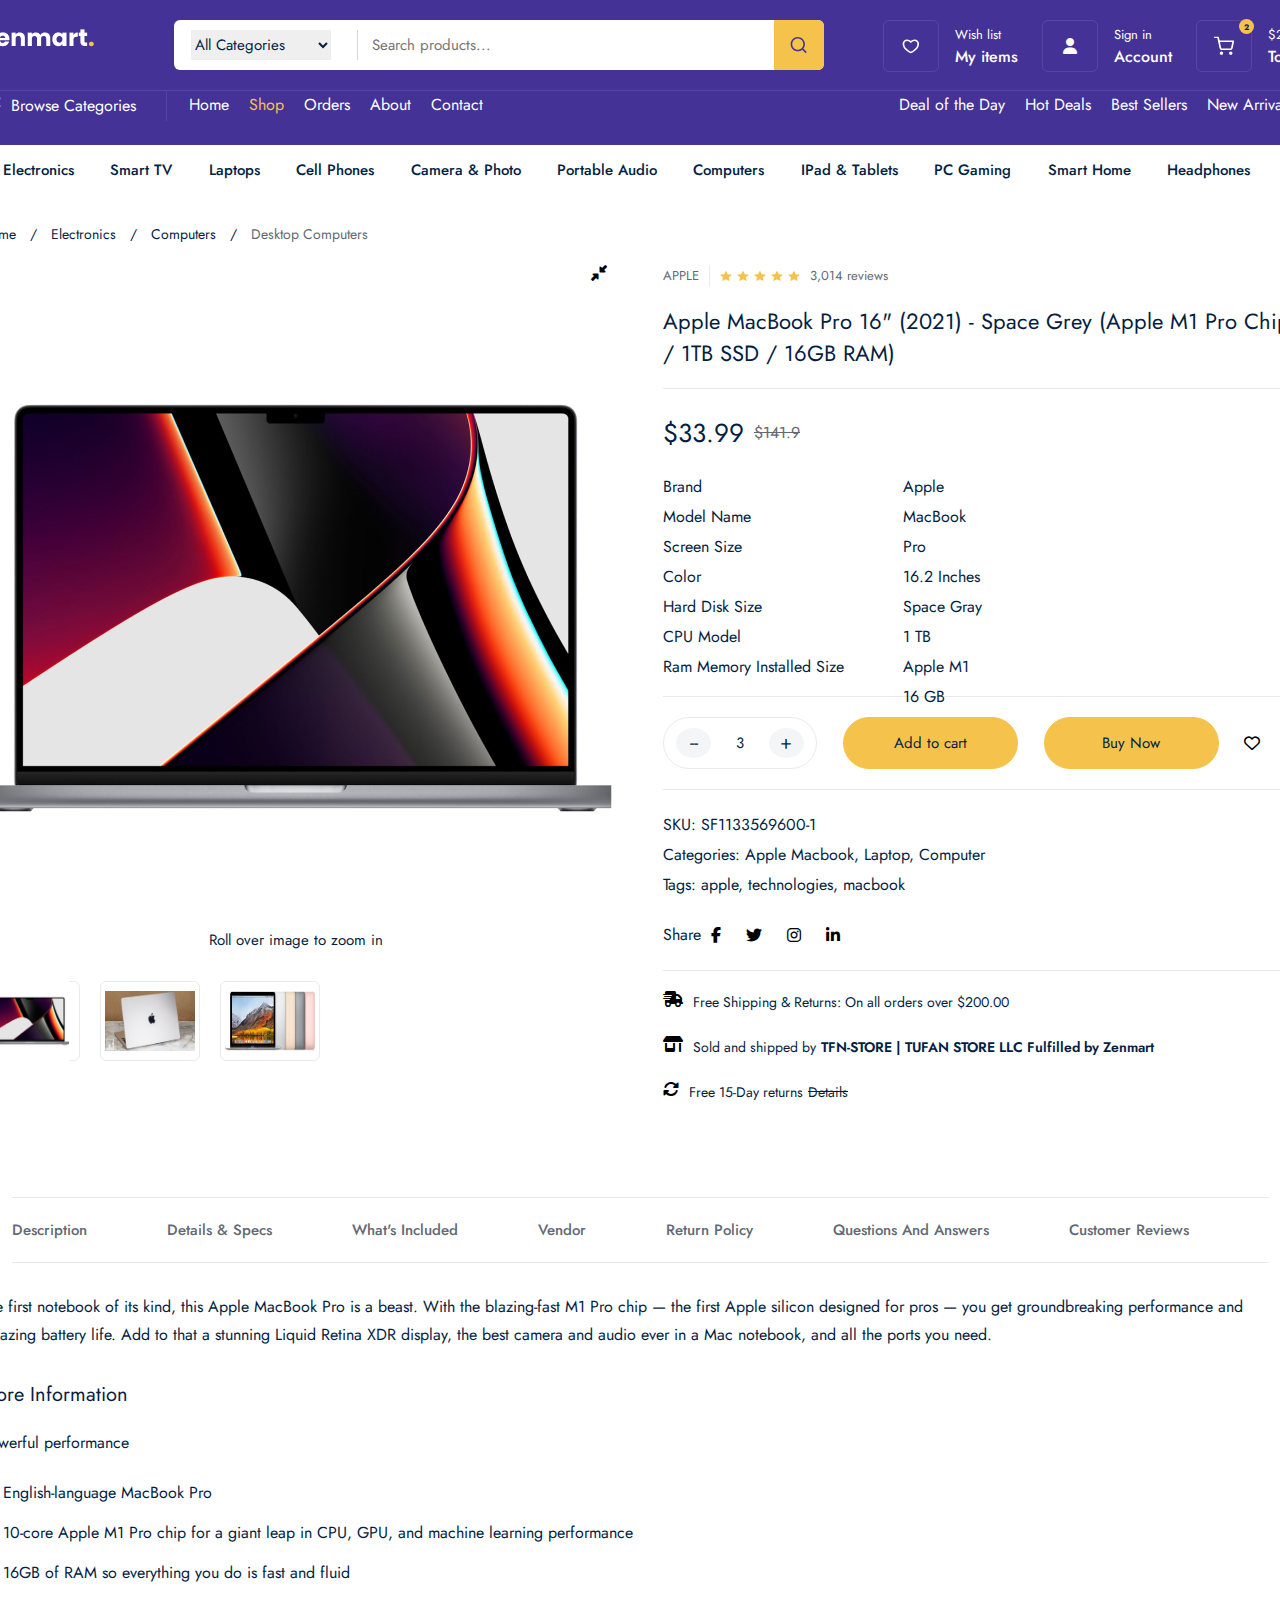
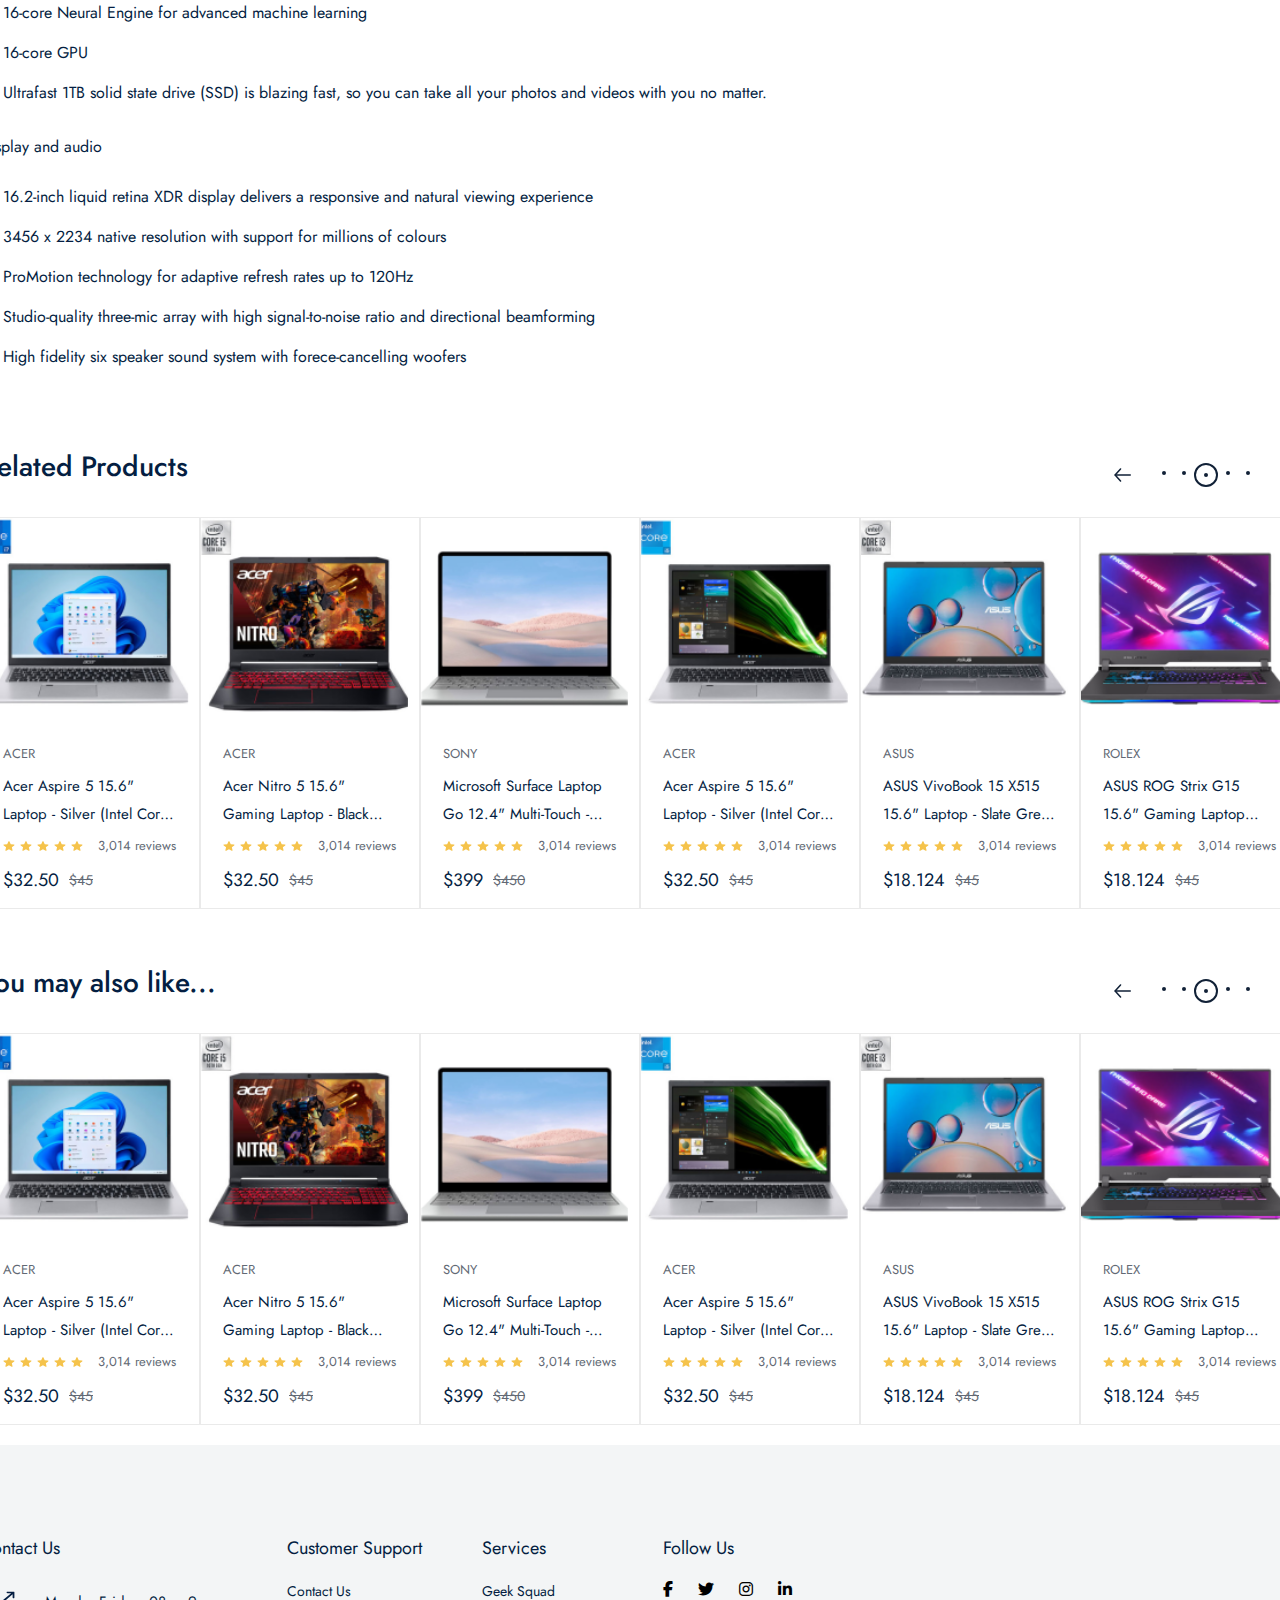
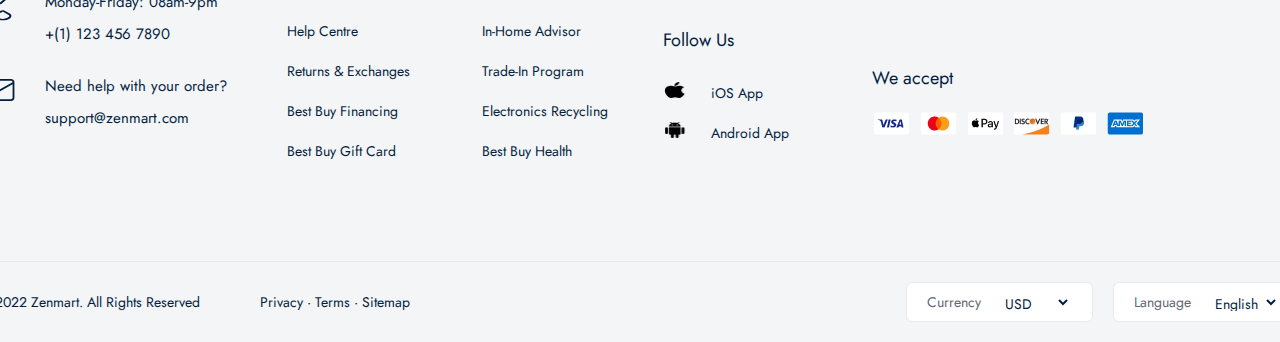
<file: Product/choosenProduct.html>
<!DOCTYPE html>
<html lang="en">
  <head>
    <meta charset="UTF-8" />
    <meta name="viewport" content="width=device-width, initial-scale=1.0" />
    <title>Zenmart</title>
    <link rel="preconnect" href="https://fonts.googleapis.com" />
    <link rel="preconnect" href="https://fonts.gstatic.com" crossorigin />
    <link rel="preconnect" href="https://fonts.googleapis.com" />
    <link rel="preconnect" href="https://fonts.gstatic.com" crossorigin />
    <link rel="preconnect" href="https://fonts.googleapis.com" />
    <link rel="preconnect" href="https://fonts.gstatic.com" crossorigin />
    <link
      href="https://fonts.googleapis.com/css2?family=Jost:ital,wght@0,100;0,200;0,300;0,400;0,500;0,600;0,700;0,800;0,900;1,100;1,200;1,300;1,400;1,500;1,600;1,700;1,800;1,900&display=swap"
      rel="stylesheet"
    />
    <link
      rel="stylesheet"
      href="https://cdnjs.cloudflare.com/ajax/libs/font-awesome/6.7.2/css/all.min.css"
      integrity="sha512-Evv84Mr4kqVGRNSgIGL/F/aIDqQb7xQ2vcrdIwxfjThSH8CSR7PBEakCr51Ck+w+/U6swU2Im1vVX0SVk9ABhg=="
      crossorigin="anonymous"
      referrerpolicy="no-referrer"
    />
    <link rel="stylesheet" href="../public/css/command.css" />
    <link rel="stylesheet" href="../public/css/choosenProduct.css" />
  </head>

  <body>
    <div class="navbar_frame">
      <div class="container">
        <div class="navbar_top">
          <a href="../Index.html">
            <img src="../public/images/icons/logo.png" alt="" />
          </a>
          <div class="nav_search_frame">
            <div class="nav_search_box">
              <div class="category_list">
                <select>
                  <option value="" selected>All Categories</option>
                  <option value="">Computers</option>
                </select>
              </div>
              <input type="search" placeholder="Search products..." />
            </div>
            <div class="nav_icon_box">
              <img src="../public/images/icons/search.svg" alt="" />
            </div>
          </div>
          <div class="nav_top_menu">
            <a href="../order/cart.html">
              <div class="top_menu_box">
                <div class="box_icon_box">
                  <img src="../public/images/icons/heart.svg" alt="" />
                </div>
                <div class="box_info_box">
                  <span>Wish list</span>
                  <strong>My items</strong>
                </div>
              </div>
            </a>
            <a href="../other/login.html">
              <div class="top_menu_box">
                <div class="box_icon_box">
                  <i class="fa-solid fa-user" style="color: #ffffff"></i>
                </div>
                <div class="box_info_box">
                  <span>Sign in</span>
                  <strong>Account</strong>
                </div>
              </div>
            </a>
            <a href="../order/cart.html">
              <div class="top_menu_box">
                <div class="box_icon_box">
                  <div class="basket_count">2</div>
                  <img src="../public/images/icons/shopping-cart.svg" alt="" />
                </div>
                <div class="box_info_box">
                  <span>$200</span>
                  <strong>Total</strong>
                </div>
              </div>
            </a>
          </div>
        </div>
        <div class="navbar_bott">
          <div class="navbar_bot_menu_box">
            <div class="browse_box">
              <img src="../public/images/icons/browse.svg" alt="" />
              <span>Browse Categories</span>
            </div>
            <div class="navbar_route_menu">
              <div class="router_menu">
                <a href="../Index.html">Home</a>
              </div>
              <div class="router_menu">
                <a href="./all.html" class="active">Shop</a>
              </div>
              <div class="router_menu">
                <a href="../order/cart.html">Orders</a>
              </div>
              <div class="router_menu">
                <a href="../other/about.html">About</a>
              </div>
              <div class="router_menu">
                <a href="../other/contact.html">Contact</a>
              </div>
            </div>
            <div class="sorting_menu">
              <span>Deal of the Day</span>
              <span>Hot Deals</span>
              <span>Best Sellers</span>
              <span>New Arrivals</span>
            </div>
          </div>
        </div>
      </div>
    </div>
    <div class="choosen_product_page">
      <div class="header_frame">
        <div class="container">
          <div class="header_top">
            <a href="">All Electronics</a>
            <a href="">Smart TV</a>
            <a href="">Laptops</a>
            <a href="">Cell phones</a>
            <a href="">Camera & Photo</a>
            <a href="">Portable Audio</a>
            <a href="">Computers</a>
            <a href="">iPad & Tablets</a>
            <a href="">PC Gaming</a>
            <a href="">Smart Home</a>
            <a href="">Headphones</a>
          </div>
          <div class="page_router">
            <span>Home</span>
            <span class="drop">/</span>
            <span>Electronics</span>
            <span class="drop">/</span>
            <span>Computers</span>
            <span class="drop">/</span>
            <span class="active">Desktop Computers</span>
          </div>
        </div>
      </div>
      <div class="product_top_frame">
        <div class="container">
          <div class="gallery">
            <div class="main_img">
              <img src="../public/images/products/macbook_16.png" alt="" />
            </div>
            <div class="img_zoom">Roll over image to zoom in</div>
            <div class="other_sides">
              <div>
                <img
                  src="../public/images/products/macbook_16.png"
                  class="main"
                  alt=""
                />
              </div>

              <div>
                <img src="../public/images/products/mac view1.jpg" alt="" />
              </div>
              <div>
                <img src="../public/images/products/mac view2.jpeg" alt="" />
              </div>
              <i class="fa-solid fa-down-left-and-up-right-to-center"></i>
            </div>
          </div>
          <div class="info_bar">
            <div class="product_content_box">
              <div class="head">
                <span class="product_com">APPLE</span>
                <div class="review_box">
                  <img src="../public/images/icons/review.svg" alt="" />
                  <img src="../public/images/icons/review.svg" alt="" />
                  <img src="../public/images/icons/review.svg" alt="" />
                  <img src="../public/images/icons/review.svg" alt="" />
                  <img src="../public/images/icons/review.svg" alt="" />
                  <span>3,014 reviews</span>
                </div>
              </div>
              <p class="product_desc">
                Apple MacBook Pro 16" (2021) - Space Grey (Apple M1 Pro Chip /
                1TB SSD / 16GB RAM)
              </p>
            </div>

            <div class="features">
              <div class="price">
                <strong>$33.99</strong>
                <span>$141.9</span>
              </div>
              <div class="info">
                <div class="feature_types">
                  <p>Brand</p>
                  <p>Model Name</p>
                  <p>Screen Size</p>
                  <p>Color</p>
                  <p>Hard Disk Size</p>
                  <p>CPU Model</p>
                  <p>Ram Memory Installed Size</p>
                </div>
                <div class="product_features">
                  <p>Apple</p>
                  <p>MacBook Pro</p>
                  <p>16.2 Inches</p>
                  <p>Space Gray</p>
                  <p>1 TB</p>
                  <p>Apple M1</p>
                  <p>16 GB</p>
                </div>
              </div>
            </div>

            <div class="buttons">
              <div class="quantity">
                <p>--</p>
                <strong>3</strong>
                <p>+</p>
              </div>
              <div class="add_to_cart">Add to cart</div>
              <div class="buy_now">Buy Now</div>
              <i class="fa-regular fa-heart"></i>
              <i class="fa-solid fa-chart-simple"></i>
            </div>

            <div class="category">
              <div class="category_info">
                <p>SKU: SF1133569600-1</p>
                <p>Categories: Apple Macbook, Laptop, Computer</p>
                <p>Tags: apple, technologies, macbook</p>
              </div>
              <div class="social_share">
                <span class="footer_spec_title"> Share </span>
                <div class="media_box">
                  <i class="fa-brands fa-facebook-f"></i>
                  <i class="fa-brands fa-twitter"></i>
                  <i class="fa-brands fa-instagram"></i>
                  <i class="fa-brands fa-linkedin-in"></i>
                </div>
              </div>
            </div>

            <div class="shipping">
              <div class="shipping_info">
                <i class="fa-solid fa-truck-fast"></i>
                <p>Free Shipping & Returns: On all orders over $200.00</p>
              </div>
              <div class="shipping_method">
                <i class="fa-solid fa-shop"></i>
                <span>Sold and shipped by </span>
                <strong
                  >TFN-STORE | TUFAN STORE LLC Fulfilled by Zenmart</strong
                >
              </div>
              <div class="return_info">
                <i class="fa-solid fa-rotate"></i>
                <span>Free 15-Day returns</span>
                <strong>Details</strong>
              </div>
            </div>
          </div>
        </div>
      </div>
      <div class="tab_head_frame">
        <div class="container">
          <a href="">Description</a>
          <a href="">Details & Specs</a>
          <a href="">What's Included</a>
          <a href="">Vendor</a>
          <a href="">Return Policy</a>
          <a href="">Questions and Answers</a>
          <a href="">Customer Reviews</a>
        </div>
      </div>
      <div class="info_frame">
        <div class="container">
          <p class="main_info">
            The first notebook of its kind, this Apple MacBook Pro is a beast.
            With the blazing-fast M1 Pro chip — the first Apple silicon designed
            for pros — you get groundbreaking performance and amazing battery
            life. Add to that a stunning Liquid Retina XDR display, the best
            camera and audio ever in a Mac notebook, and all the ports you need.
          </p>
          <div class="more_info">
            <strong>More Information</strong>
            <p>Powerful performance</p>
            <ul>
              <li>English-language MacBook Pro</li>
              <li>
                10-core Apple M1 Pro chip for a giant leap in CPU, GPU, and
                machine learning performance
              </li>
              <li>16GB of RAM so everything you do is fast and fluid</li>
              <li>16-core Neural Engine for advanced machine learning</li>
              <li>16-core GPU</li>
              <li>
                Ultrafast 1TB solid state drive (SSD) is blazing fast, so you
                can take all your photos and videos with you no matter.
              </li>
            </ul>
            <p>Display and audio</p>
            <ul>
              <li>
                16.2-inch liquid retina XDR display delivers a responsive and
                natural viewing experience
              </li>
              <li>
                3456 x 2234 native resolution with support for millions of
                colours
              </li>
              <li>
                ProMotion technology for adaptive refresh rates up to 120Hz
              </li>
              <li>
                Studio-quality three-mic array with high signal-to-noise ratio
                and directional beamforming
              </li>
              <li>
                High fidelity six speaker sound system with forece-cancelling
                woofers
              </li>
            </ul>
          </div>
        </div>
      </div>
      <div class="related_products_frame">
        <div class="container">
          <div class="category_top">
            <p>Related Products</p>
            <div>
              <div class="pagination_box">
                <div class="pagination_main">
                  <img
                    src="../public/images/icons/arrow-prev_next.svg"
                    alt=""
                  />
                  <div class="pagination_dot">
                    <div class="dot">
                      <div></div>
                    </div>
                    <div class="dot">
                      <div></div>
                    </div>
                    <div class="dot active">
                      <div></div>
                    </div>
                    <div class="dot">
                      <div></div>
                    </div>
                    <div class="dot">
                      <div></div>
                    </div>
                  </div>
                  <img
                    src="../public/images/icons/arrow-prev_next.svg"
                    alt=""
                    style="transform: scaleX(-1)"
                  />
                </div>
              </div>
            </div>
          </div>
          <div class="product_wrapper">
            <div class="product_boxes">
              <div class="product_box">
                <a href="../product/choosenProduct.html">
                  <div class="product_img_box">
                    <img
                      src="../public/images/products/acer_laptop.png"
                      alt=""
                    />
                  </div>
                </a>
                <div class="product_content_box">
                  <span class="product_title">ACER</span>
                  <a href="../product/choosenProduct.html">
                    <p class="product_desc">
                      Acer Aspire 5 15.6" Laptop - Silver (Intel Core
                      i7-1165G7/512GB SSD/12GB RAM/Windows 11)
                    </p>
                  </a>
                  <div class="review_box">
                    <img src="../public/images/icons/review.svg" alt="" />
                    <img src="../public/images/icons/review.svg" alt="" />
                    <img src="../public/images/icons/review.svg" alt="" />
                    <img src="../public/images/icons/review.svg" alt="" />
                    <img src="../public/images/icons/review.svg" alt="" />
                    <span>3,014 reviews</span>
                  </div>
                  <div class="price_box">
                    <strong>$32.50</strong>
                    <span>$45</span>
                  </div>
                </div>
              </div>
              <div class="product_box">
                <a href="../product/choosenProduct.html">
                  <div class="product_img_box">
                    <img
                      src="../public/images/products/nitro_laptop.png"
                      alt=""
                    />
                  </div>
                </a>
                <div class="product_content_box">
                  <span class="product_title">ACER</span>
                  <a href="../product/choosenProduct.html">
                    <p class="product_desc">
                      Acer Nitro 5 15.6" Gaming Laptop - Black (Intel Core
                      i5-10300H/512GB SSD/12GB RAM/GTX 1650/Windows 11)
                    </p>
                  </a>
                  <div class="review_box">
                    <img src="../public/images/icons/review.svg" alt="" />
                    <img src="../public/images/icons/review.svg" alt="" />
                    <img src="../public/images/icons/review.svg" alt="" />
                    <img src="../public/images/icons/review.svg" alt="" />
                    <img src="../public/images/icons/review.svg" alt="" />
                    <span>3,014 reviews</span>
                  </div>
                  <div class="price_box">
                    <strong>$32.50</strong>
                    <span>$45</span>
                  </div>
                </div>
              </div>
              <div class="product_box">
                <a href="../product/choosenProduct.html">
                  <div class="product_img_box">
                    <img
                      src="../public/images/products/sony_laptop.png"
                      alt=""
                    />
                  </div>
                </a>
                <div class="product_content_box">
                  <span class="product_title">SONY</span>
                  <a href="../product/choosenProduct.html">
                    <p class="product_desc">
                      Microsoft Surface Laptop Go 12.4" Multi-Touch - Intel Core
                      i5, 8GB RAM, 128GB SSD, Windows 10 Home in S Mode -
                      Certified Refurbished
                    </p>
                  </a>
                  <div class="review_box">
                    <img src="../public/images/icons/review.svg" alt="" />
                    <img src="../public/images/icons/review.svg" alt="" />
                    <img src="../public/images/icons/review.svg" alt="" />
                    <img src="../public/images/icons/review.svg" alt="" />
                    <img src="../public/images/icons/review.svg" alt="" />
                    <span>3,014 reviews</span>
                  </div>
                  <div class="price_box">
                    <strong>$399</strong>
                    <span>$450</span>
                  </div>
                </div>
              </div>
              <div class="product_box">
                <a href="../product/choosenProduct.html">
                  <div class="product_img_box">
                    <img
                      src="../public/images/products/acer_silver.png"
                      alt=""
                    />
                  </div>
                </a>
                <div class="product_content_box">
                  <span class="product_title">ACER</span>
                  <a href="../product/choosenProduct.html">
                    <p class="product_desc">
                      Acer Aspire 5 15.6" Laptop - Silver (Intel Core
                      i5-1135G7/512GB SSD/8GB RAM/Windows 11)
                    </p>
                  </a>
                  <div class="review_box">
                    <img src="../public/images/icons/review.svg" alt="" />
                    <img src="../public/images/icons/review.svg" alt="" />
                    <img src="../public/images/icons/review.svg" alt="" />
                    <img src="../public/images/icons/review.svg" alt="" />
                    <img src="../public/images/icons/review.svg" alt="" />
                    <span>3,014 reviews</span>
                  </div>
                  <div class="price_box">
                    <strong>$32.50</strong>
                    <span>$45</span>
                  </div>
                </div>
              </div>
              <div class="product_box">
                <a href="../product/choosenProduct.html">
                  <div class="product_img_box">
                    <img
                      src="../public/images/products/asus_laptop.png"
                      alt=""
                    />
                  </div>
                </a>
                <div class="product_content_box">
                  <span class="product_title">ASUS</span>
                  <a href="../product/choosenProduct.html">
                    <p class="product_desc">
                      ASUS VivoBook 15 X515 15.6" Laptop - Slate Grey (Intel
                      Core i3-1005G1/256GB SSD/8GB RAM/Win 11 S)
                    </p>
                  </a>
                  <div class="review_box">
                    <img src="../public/images/icons/review.svg" alt="" />
                    <img src="../public/images/icons/review.svg" alt="" />
                    <img src="../public/images/icons/review.svg" alt="" />
                    <img src="../public/images/icons/review.svg" alt="" />
                    <img src="../public/images/icons/review.svg" alt="" />
                    <span>3,014 reviews</span>
                  </div>
                  <div class="price_box">
                    <strong>$18.124</strong>
                    <span>$45</span>
                  </div>
                </div>
              </div>
              <div class="product_box">
                <a href="../product/choosenProduct.html">
                  <div class="product_img_box">
                    <img
                      src="../public/images/products/rolex_laptop.png"
                      alt=""
                    />
                  </div>
                </a>
                <div class="product_content_box">
                  <span class="product_title">ROLEX</span>
                  <a href="../product/choosenProduct.html">
                    <p class="product_desc">
                      ASUS ROG Strix G15 15.6" Gaming Laptop (AMD Ryzen 7
                      4800H/512GB SSD/16GB RAM/GeForce RTX 3050/Win 11)
                    </p>
                  </a>
                  <div class="review_box">
                    <img src="../public/images/icons/review.svg" alt="" />
                    <img src="../public/images/icons/review.svg" alt="" />
                    <img src="../public/images/icons/review.svg" alt="" />
                    <img src="../public/images/icons/review.svg" alt="" />
                    <img src="../public/images/icons/review.svg" alt="" />
                    <span>3,014 reviews</span>
                  </div>
                  <div class="price_box">
                    <strong>$18.124</strong>
                    <span>$45</span>
                  </div>
                </div>
              </div>
            </div>
          </div>
        </div>
      </div>
      <div class="related_products_frame">
        <div class="container">
          <div class="category_top">
            <p>You may also like...</p>
            <div>
              <div class="pagination_box">
                <div class="pagination_main">
                  <img
                    src="../public/images/icons/arrow-prev_next.svg"
                    alt=""
                  />
                  <div class="pagination_dot">
                    <div class="dot">
                      <div></div>
                    </div>
                    <div class="dot">
                      <div></div>
                    </div>
                    <div class="dot active">
                      <div></div>
                    </div>
                    <div class="dot">
                      <div></div>
                    </div>
                    <div class="dot">
                      <div></div>
                    </div>
                  </div>
                  <img
                    src="../public/images/icons/arrow-prev_next.svg"
                    alt=""
                    style="transform: scaleX(-1)"
                  />
                </div>
              </div>
            </div>
          </div>
          <div class="product_wrapper">
            <div class="product_boxes">
              <div class="product_box">
                <a href="../product/choosenProduct.html">
                  <div class="product_img_box">
                    <img
                      src="../public/images/products/acer_laptop.png"
                      alt=""
                    />
                  </div>
                </a>
                <div class="product_content_box">
                  <span class="product_title">ACER</span>
                  <a href="../product/choosenProduct.html">
                    <p class="product_desc">
                      Acer Aspire 5 15.6" Laptop - Silver (Intel Core
                      i7-1165G7/512GB SSD/12GB RAM/Windows 11)
                    </p>
                  </a>
                  <div class="review_box">
                    <img src="../public/images/icons/review.svg" alt="" />
                    <img src="../public/images/icons/review.svg" alt="" />
                    <img src="../public/images/icons/review.svg" alt="" />
                    <img src="../public/images/icons/review.svg" alt="" />
                    <img src="../public/images/icons/review.svg" alt="" />
                    <span>3,014 reviews</span>
                  </div>
                  <div class="price_box">
                    <strong>$32.50</strong>
                    <span>$45</span>
                  </div>
                </div>
              </div>
              <div class="product_box">
                <a href="../product/choosenProduct.html">
                  <div class="product_img_box">
                    <img
                      src="../public/images/products/nitro_laptop.png"
                      alt=""
                    />
                  </div>
                </a>
                <div class="product_content_box">
                  <span class="product_title">ACER</span>
                  <a href="../product/choosenProduct.html">
                    <p class="product_desc">
                      Acer Nitro 5 15.6" Gaming Laptop - Black (Intel Core
                      i5-10300H/512GB SSD/12GB RAM/GTX 1650/Windows 11)
                    </p>
                  </a>
                  <div class="review_box">
                    <img src="../public/images/icons/review.svg" alt="" />
                    <img src="../public/images/icons/review.svg" alt="" />
                    <img src="../public/images/icons/review.svg" alt="" />
                    <img src="../public/images/icons/review.svg" alt="" />
                    <img src="../public/images/icons/review.svg" alt="" />
                    <span>3,014 reviews</span>
                  </div>
                  <div class="price_box">
                    <strong>$32.50</strong>
                    <span>$45</span>
                  </div>
                </div>
              </div>
              <div class="product_box">
                <a href="../product/choosenProduct.html">
                  <div class="product_img_box">
                    <img
                      src="../public/images/products/sony_laptop.png"
                      alt=""
                    />
                  </div>
                </a>
                <div class="product_content_box">
                  <span class="product_title">SONY</span>
                  <a href="../product/choosenProduct.html">
                    <p class="product_desc">
                      Microsoft Surface Laptop Go 12.4" Multi-Touch - Intel Core
                      i5, 8GB RAM, 128GB SSD, Windows 10 Home in S Mode -
                      Certified Refurbished
                    </p>
                  </a>
                  <div class="review_box">
                    <img src="../public/images/icons/review.svg" alt="" />
                    <img src="../public/images/icons/review.svg" alt="" />
                    <img src="../public/images/icons/review.svg" alt="" />
                    <img src="../public/images/icons/review.svg" alt="" />
                    <img src="../public/images/icons/review.svg" alt="" />
                    <span>3,014 reviews</span>
                  </div>
                  <div class="price_box">
                    <strong>$399</strong>
                    <span>$450</span>
                  </div>
                </div>
              </div>
              <div class="product_box">
                <a href="../product/choosenProduct.html">
                  <div class="product_img_box">
                    <img
                      src="../public/images/products/acer_silver.png"
                      alt=""
                    />
                  </div>
                </a>
                <div class="product_content_box">
                  <span class="product_title">ACER</span>
                  <a href="../product/choosenProduct.html">
                    <p class="product_desc">
                      Acer Aspire 5 15.6" Laptop - Silver (Intel Core
                      i5-1135G7/512GB SSD/8GB RAM/Windows 11)
                    </p>
                  </a>
                  <div class="review_box">
                    <img src="../public/images/icons/review.svg" alt="" />
                    <img src="../public/images/icons/review.svg" alt="" />
                    <img src="../public/images/icons/review.svg" alt="" />
                    <img src="../public/images/icons/review.svg" alt="" />
                    <img src="../public/images/icons/review.svg" alt="" />
                    <span>3,014 reviews</span>
                  </div>
                  <div class="price_box">
                    <strong>$32.50</strong>
                    <span>$45</span>
                  </div>
                </div>
              </div>
              <div class="product_box">
                <a href="../product/choosenProduct.html">
                  <div class="product_img_box">
                    <img
                      src="../public/images/products/asus_laptop.png"
                      alt=""
                    />
                  </div>
                </a>
                <div class="product_content_box">
                  <span class="product_title">ASUS</span>
                  <a href="../product/choosenProduct.html">
                    <p class="product_desc">
                      ASUS VivoBook 15 X515 15.6" Laptop - Slate Grey (Intel
                      Core i3-1005G1/256GB SSD/8GB RAM/Win 11 S)
                    </p>
                  </a>
                  <div class="review_box">
                    <img src="../public/images/icons/review.svg" alt="" />
                    <img src="../public/images/icons/review.svg" alt="" />
                    <img src="../public/images/icons/review.svg" alt="" />
                    <img src="../public/images/icons/review.svg" alt="" />
                    <img src="../public/images/icons/review.svg" alt="" />
                    <span>3,014 reviews</span>
                  </div>
                  <div class="price_box">
                    <strong>$18.124</strong>
                    <span>$45</span>
                  </div>
                </div>
              </div>
              <div class="product_box">
                <a href="../product/choosenProduct.html">
                  <div class="product_img_box">
                    <img
                      src="../public/images/products/rolex_laptop.png"
                      alt=""
                    />
                  </div>
                </a>
                <div class="product_content_box">
                  <span class="product_title">ROLEX</span>
                  <a href="../product/choosenProduct.html">
                    <p class="product_desc">
                      ASUS ROG Strix G15 15.6" Gaming Laptop (AMD Ryzen 7
                      4800H/512GB SSD/16GB RAM/GeForce RTX 3050/Win 11)
                    </p>
                  </a>
                  <div class="review_box">
                    <img src="../public/images/icons/review.svg" alt="" />
                    <img src="../public/images/icons/review.svg" alt="" />
                    <img src="../public/images/icons/review.svg" alt="" />
                    <img src="../public/images/icons/review.svg" alt="" />
                    <img src="../public/images/icons/review.svg" alt="" />
                    <span>3,014 reviews</span>
                  </div>
                  <div class="price_box">
                    <strong>$18.124</strong>
                    <span>$45</span>
                  </div>
                </div>
              </div>
            </div>
          </div>
        </div>
      </div>
    </div>
    <div class="footer_frame">
      <div class="container">
        <div class="footer_top">
          <div class="footer_contact_box">
            <span class="footer_spec_title">Contact Us</span>
            <div class="footer_contact_main">
              <img src="../public/images/icons/phone-call.svg" alt="" />
              <div>
                <strong>Monday-Friday: 08am-9pm</strong>
                <span>+(1) 123 456 7890</span>
              </div>
            </div>
            <div class="footer_contact_main">
              <img src="../public/images/icons/email.svg" alt="" />
              <div>
                <strong>Need help with your order?</strong>
                <span>support@zenmart.com</span>
              </div>
            </div>
          </div>
          <div class="footer_support_box">
            <span class="footer_spec_title" style="margin-bottom: 10px"
              >Customer Support</span
            >
            <a href="">Contact Us</a>
            <a href="">Help Centre </a>
            <a href="">Returns & Exchanges</a>
            <a href="">Best Buy Financing</a>
            <a href="">Best Buy Gift Card</a>
          </div>
          <div class="footer_support_box">
            <span class="footer_spec_title" style="margin-bottom: 10px"
              >Services</span
            >
            <a href="">Geek Squad</a>
            <a href="">In-Home Advisor </a>
            <a href="">Trade-In Program</a>
            <a href="">Electronics Recycling</a>
            <a href="">Best Buy Health</a>
          </div>
          <div class="footer_media_box">
            <div class="footer_media_main">
              <span class="footer_spec_title" style="margin-bottom: 20px">
                Follow Us
              </span>
              <div class="media_box">
                <i class="fa-brands fa-facebook-f"></i>
                <i class="fa-brands fa-twitter"></i>
                <i class="fa-brands fa-instagram"></i>
                <i class="fa-brands fa-linkedin-in"></i>
              </div>
            </div>
            <div class="footer_media_main" style="margin-top: 30px">
              <span class="footer_spec_title" style="margin-bottom: 20px">
                Follow Us
              </span>
              <div class="mobile_app_box">
                <img src="../public/images/icons/apple_icon.png" alt="" />
                <span>iOS App</span>
              </div>
              <div class="mobile_app_box">
                <img src="../public/images/icons/android_icon.png" alt="" />
                <span>Android App</span>
              </div>
            </div>
          </div>
          <div class="footer_media_box">
            <div class="footer_media_main" style="margin-top: 130px">
              <span class="footer_spec_title" style="margin-bottom: 20px">
                We accept
              </span>
              <div class="card_box">
                <img src="../public/images/icons/visa.png" alt="" />
                <img src="../public/images/icons/master_card.png" alt="" />
                <img src="../public/images/icons/apple_pay.png" alt="" />
                <img src="../public/images/icons/dicvover.png" alt="" />
                <img src="../public/images/icons/paypal.png" alt="" />
                <img src="../public/images/icons/amex.png" alt="" />
              </div>
            </div>
          </div>
        </div>
        <div class="footer_bottom">
          <div class="footer_main">
            <div class="footer_bottom_left">
              <span>© 2022 Zenmart. All Rights Reserved</span>
              <span>Privacy · Terms · Sitemap</span>
            </div>
            <div class="footer_bottom_right">
              <div class="footer_select_box">
                <span>Currency</span>
                <select name="" id="">
                  <option value="" selected>USD</option>
                  <option value="">UZS</option>
                </select>
              </div>
              <div class="footer_select_box">
                <span>Language</span>
                <select name="" id="">
                  <option value="" selected>English</option>
                  <option value="">Uzbek</option>
                </select>
              </div>
            </div>
          </div>
        </div>
      </div>
    </div>
  </body>
</html>
</file>
<file: public/css/command.css>
:root {
  --font: "Jost";
}

html,
body {
  margin: 0;
  padding: 0;
}

a {
  text-decoration: none;
}

p {
  margin: 0;
}

.container {
  position: relative;
  width: 1320px;
  height: auto;
  display: flex;
}

/* NAVBAR */

.navbar_frame {
  position: relative;
  width: 100%;
  height: 145px;
  display: flex;
  flex-direction: row;
  justify-content: center;
  background: rgb(68, 50, 151);
}

.navbar_frame .container {
  padding: 20px 0px 14px;
  flex-direction: column;
}

.navbar_frame .navbar_top {
  width: 100%;
  height: 50px;

  display: flex;
  flex-direction: row;
}

.navbar_frame .navbar_top > a img {
  height: 36px;
  width: 117px;
  margin-right: 76px;
}

.navbar_frame .navbar_top .nav_search_frame {
  width: 650px;
  height: 50px;

  display: flex;
  flex-direction: row;
  align-items: center;
  background: #fff;
  border-radius: 6px;
}

.navbar_frame .navbar_top .nav_search_box {
  padding: 10px 17px;
  width: auto;
  height: auto;

  display: flex;
  flex-direction: row;
  align-items: center;
}

.navbar_frame .nav_search_box .category_list {
  width: 166px;
  height: 30px;

  display: flex;
  flex-direction: row;
  align-items: center;

  border-right: 1px solid #d6d6d6;
}

.navbar_frame .category_list select {
  width: 140px;
  height: 30px;

  color: rgb(4, 30, 66);
  font-family: var(--font);
  font-size: 15px;
  font-weight: 400;
  line-height: 22px;
  font-family: var(--font);
  text-align: left;

  border: none;
  outline: none;
}

.navbar_frame .nav_search_box input {
  width: 387px;
  height: 22px;

  color: rgb(98, 105, 116);
  font-family: var(--font);
  font-size: 15px;
  font-weight: 400;
  line-height: 22px;
  text-align: left;

  margin-left: 12px;
  border: none;
  outline: none;
}

.navbar_frame .nav_search_frame .nav_icon_box {
  width: 50px;
  height: 50px;
  border-radius: 0px 6px 6px 0px;

  display: flex;
  justify-content: center;
  align-items: center;

  background: rgb(245, 195, 75);
}

.navbar_frame .nav_icon_box img {
  width: 20px;
  height: 20px;
}

.navbar_frame .navbar_top .nav_top_menu {
  margin-left: 59px;
  width: 416px;
  height: 50px;

  display: flex;
  flex-direction: row;
  justify-content: space-between;
}

.navbar_frame .nav_top_menu .top_menu_box {
  display: flex;
  flex-direction: row;
  align-items: center;
  cursor: pointer;
}

.navbar_frame .top_menu_box .box_icon_box {
  position: relative;
  margin-right: 16px;
  width: 54px;
  height: 50px;

  display: flex;
  justify-content: center;
  align-items: center;

  border: 1px solid rgba(255, 255, 255, 0.1);
  border-radius: 6px;
}

.navbar_frame .box_icon_box img {
  width: 22px;
  height: 22px;
}

.navbar_frame .top_menu_box .box_info_box {
  display: flex;
  flex-direction: column;
}

.navbar_frame .box_info_box span {
  color: rgb(255, 255, 255);
  font-family: var(--font);
  font-size: 13px;
  font-weight: 400;
  line-height: 22px;
  text-align: left;
}

.navbar_frame .box_info_box strong {
  color: rgb(255, 255, 255);
  font-family: var(--font);
  font-size: 16px;
  font-weight: 500;
  line-height: 22px;
  text-align: left;
}

.navbar_frame .box_icon_box .basket_count {
  position: absolute;
  top: -2px;
  right: -3px;
  width: 15px;
  height: 15px;
  background: rgb(245, 195, 75);

  display: flex;
  justify-content: center;
  align-items: center;
  border-radius: 50%;

  color: rgb(11, 30, 64);
  font-family: var(--font);
  font-size: 8px;
  font-weight: 700;
  line-height: 10px;
  text-align: left;
}

.navbar_frame .navbar_bott {
  margin-top: 20px;
  width: 100%;
  height: 40px;

  display: flex;
  flex-direction: row;

  border-top: 1px solid #5746a1;
}

.navbar_frame .navbar_bott .navbar_bot_menu_box {
  width: 100%;
  height: auto;

  display: flex;
  flex-direction: row;
}

.navbar_frame .navbar_bot_menu_box .browse_box {
  margin-right: 10px;
  width: 185px;
  height: 30px;

  display: flex;
  flex-direction: row;
  align-items: center;
  border-right: 1px solid #5746a1;
}

.browse_box img {
  margin-right: 10px;
  width: 20px;
  height: 18px;
}

.navbar_frame .browse_box span {
  color: rgb(255, 255, 255);
  font-family: var(--font);
  font-size: 16px;
  font-weight: 400;
  line-height: 28px;
  text-align: left;
}

.navbar_frame .navbar_bot_menu_box .navbar_route_menu {
  margin-left: 12px;
  width: 690px;
  display: flex;
  flex-direction: row;
}

.navbar_frame .navbar_route_menu .router_menu {
  margin-right: 20px;
  width: auto;
  height: 41px;

  display: flex;
}

.navbar_frame .router_menu a {
  color: rgb(255, 255, 255);
  font-family: var(--font);
  font-size: 16px;
  font-weight: 400;
  line-height: 28px;
  text-align: left;
}

.navbar_frame .router_menu a.active {
  color: rgb(245, 195, 75);
}

.navbar_frame .navbar_bot_menu_box .sorting_menu {
  display: flex;
  flex-direction: row;
}

.navbar_frame .sorting_menu span {
  margin-left: 20px;
  color: rgb(255, 255, 255);
  font-family: var(--font);
  font-size: 16px;
  font-weight: 400;
  line-height: 28px;
  text-align: right;
}

/* FOOTER */

.footer_frame {
  position: relative;
  padding: 90px 0 20px;
  width: 100%;
  height: auto;
  display: flex;
  flex-direction: row;
  justify-content: center;
  background: #f3f5f6;
}

.footer_frame .footer_spec_title {
  display: block;
  margin-bottom: 30px;
  color: rgb(4, 30, 66);
  font-family: var(--font);
  font-size: 18px;
  font-weight: 400;
  line-height: 26px;
  text-align: left;
}

.footer_frame .container {
  flex-direction: column;
}

.footer_frame .container .footer_top {
  width: 100%;
  height: auto;

  display: flex;
  flex-direction: row;
}

.footer_frame .footer_top .footer_contact_box {
  display: flex;
  flex-direction: column;
}

.footer_frame .footer_contact_box .footer_contact_main {
  margin-bottom: 30px;
  display: flex;
  flex-direction: row;
}

.footer_frame .footer_contact_main img {
  width: 35px;
  height: 30px;
}

.footer_frame .footer_contact_main div {
  margin-left: 30px;
  display: flex;
  flex-direction: column;
}

.footer_frame .footer_contact_main div strong {
  color: rgb(4, 30, 66);
  font-family: var(--font);
  font-size: 15px;
  font-weight: 400;
  line-height: 22px;
  text-align: left;
}

.footer_frame .footer_contact_main div span {
  margin-top: 10px;
  color: rgb(4, 30, 66);
  font-family: var(--font);
  font-size: 15px;
  font-weight: 400;
  line-height: 22px;
  text-align: left;
}

.footer_frame .footer_top .footer_support_box {
  margin-left: 60px;

  display: flex;
  flex-direction: column;
}

.footer_frame .footer_support_box a {
  color: rgb(4, 30, 66);
  font-family: var(--font);
  font-size: 14px;
  font-weight: 400;
  line-height: 40px;
  text-align: left;
}

.footer_frame .footer_media_box {
  margin-left: 55px;

  display: flex;
  flex-direction: column;
}

.footer_frame .footer_media_box .footer_media_main {
  display: flex;
  flex-direction: column;
}

.footer_frame .footer_media_main .media_box {
  display: flex;
  flex-direction: row;
}

.footer_frame .media_box i {
  margin-right: 25px;
}

.footer_frame .mobile_app_box img {
  width: 24px;
  height: 16px;
}

.footer_frame .mobile_app_box span {
  margin-left: 20px;
  color: rgb(4, 30, 66);
  font-family: var(--font);
  font-size: 14px;
  font-weight: 400;
  line-height: 40px;
  text-align: left;
}

.footer_frame .footer_media_main .card_box {
  width: 272px;

  display: flex;
  flex-direction: row;
  justify-content: space-between;
}

.footer_frame .container .footer_bottom {
  margin-top: 90px;
  width: 100%;
  height: 60px;

  display: flex;
  flex-direction: row;
  align-items: flex-end;

  border-top: 1px solid #eaeaea;
}

.footer_frame .footer_bottom .footer_main {
  width: 100%;
  height: auto;

  display: flex;
  flex-direction: row;
}

.footer_frame .footer_main .footer_bottom_left {
  width: 940px;
  height: auto;

  display: flex;
  flex-direction: row;
}

.footer_frame .footer_bottom_left span {
  margin-right: 60px;
  color: rgb(4, 30, 66);
  font-family: var(--font);
  font-size: 14px;
  font-weight: 400;
  line-height: 40px;
  text-align: left;
}

.footer_frame .footer_main .footer_bottom_right {
  width: 400px;
  height: auto;

  display: flex;
  flex-direction: row;
  justify-content: space-between;
}

.footer_frame .footer_bottom_right .footer_select_box {
  padding: 10px 20px;
  width: 187px;
  height: 40px;

  display: flex;
  flex-direction: row;
  align-items: center;

  box-sizing: border-box;
  border: 1px solid rgb(234, 234, 234);
  border-radius: 6px;

  background: rgb(255, 255, 255);
}

.footer_frame .footer_select_box span {
  color: rgb(98, 105, 116);
  font-family: var(--font);
  font-size: 14px;
  font-weight: 400;
  text-align: left;
}

.footer_frame .footer_select_box select {
  margin-left: 20px;
  width: 70px;
  height: 100%;

  background: none;
  border: none;
  outline: none;
  cursor: pointer;

  color: rgb(4, 30, 66);
  font-family: var(--font);
  font-style: normal;
  font-size: 14px;
  font-weight: 400;
  text-align: left;
}

/* PAGE ROUTER */
.page_router {
  width: 1320px;
  margin: 20px 0px;
}

.page_router span {
  color: rgb(4, 30, 66);
  font-family: var(--font);
  font-style: normal;
  font-size: 14px;
  font-weight: 400;
  line-height: 22px;
}

.page_router span.drop {
  margin: 0px 10px;
}

.page_router span.active {
  color: #626974;
  font-family: var(--font);
  font-style: normal;
  font-size: 14px;
  font-weight: 400;
  line-height: 22px;
}
</file>
<file: public/css/home.css>
.home_page {
  display: flex;
  flex-direction: column;
}

.white_svg {
  filter: brightness(0) invert(1);
}

.container .category_top {
  width: 100%;
  height: auto;

  display: flex;
  flex-direction: row;
  justify-content: space-between;
  align-items: center;
}

.container .category_top div {
  display: flex;
  flex-direction: row;
}

.container .category_top span {
  color: rgb(4, 30, 66);
  font-family: var(--font);
  font-size: 28px;
  font-weight: 500;
  line-height: 40px;
  text-transform: capitalize;
}

.container .category_top a {
  margin-left: 30px;
  color: rgb(4, 30, 66);
  font-family: var(--font);
  font-size: 15px;
  font-weight: 500;
  line-height: 22px;
  text-transform: capitalize;
}

.container .category_top a:hover {
  border-bottom: 2px solid rgb(4, 30, 66);
}
/* PAGINATION */

.container .pagination_box {
  margin-top: 30px;
  width: 100%;
  height: auto;

  display: flex;
  flex-direction: row;
  justify-content: center;
}

.container .pagination_box .pagination_main {
  width: auto;
  height: 24px;

  display: flex;
  flex-direction: row;
  align-items: center;
}

.container .pagination_main .pagination_dot {
  margin: 0px 20px;

  display: flex;
  flex-direction: row;
}

.pagination_main img {
  cursor: pointer;
}

.container .pagination_dot .dot {
  width: 20px;
  height: 20px;

  display: flex;
  align-items: center;
  justify-content: center;
  border-radius: 50%;
}

.container .pagination_dot .dot.active {
  border: 2px solid #112137;
}

.container .pagination_dot .dot div {
  width: 4px;
  height: 4px;
  border-radius: 50%;
  background: #112137;
}

.container .hover_border {
  margin-top: 3px;
  width: 32px;
  height: 2px;
  background: rgb(4, 30, 66);
}

.container .next_prev_box {
  width: 25px;
}

.container .next_prev_box img {
  position: relative;
  top: 50%;
  cursor: pointer;
}

/* PRODUCT CARD */

.container .product_content_box {
  width: 100%;
  height: auto;
  padding: 5px 22px;
  box-sizing: border-box;
}

.container .product_content_box .product_title {
  color: rgb(98, 105, 116);
  font-family: var(--font);
  font-size: 13px;
  font-weight: 400;
  line-height: 22px;
  text-align: left;
  text-transform: uppercase;
}

.container .product_content_box .product_desc {
  height: 56px;
  width: 100%;
  margin-top: 7px;
  color: rgb(4, 30, 66);
  font-family: var(--font);
  font-size: 16px;
  font-weight: 400;
  line-height: 28px;
  text-align: left;
}

.container .product_content_box .review_box {
  margin-top: 7px;

  display: flex;
  flex-direction: row;
  align-items: center;
}

.container .review_box img {
  margin-right: 5px;
}

.container .review_box span {
  margin-left: 10px;
  color: rgb(98, 105, 116);
  font-family: var(--font);
  font-size: 14px;
  font-weight: 400;
  line-height: 22px;
  text-align: left;
}

.container .product_content_box .price_box {
  margin-top: 10px;

  display: flex;
  flex-direction: row;
  align-items: center;
}

.container .price_box strong {
  color: rgb(4, 30, 66);
  font-family: var(--font);
  font-size: 18px;
  font-weight: 400;
  line-height: 26px;
  text-align: left;
}

.container .price_box span {
  margin-left: 10px;
  color: rgb(98, 105, 116);
  font-family: var(--font);
  font-size: 14px;
  font-weight: 400;
  line-height: 22px;
  text-align: left;
  text-decoration-line: line-through;
}

/* HEADER */

.header_frame {
  position: relative;
  margin-top: 47px;
  width: 100%;
  height: auto;

  display: flex;
  justify-content: center;
}

.header_frame .container {
  flex-direction: row;
}

.header_frame .container .header_left {
  position: relative;
  width: 875px;
  height: 508px;
  padding: 15px;
  border-radius: 5px;

  background-color: #0053f6;
  background-image: url("/public/images/icons/header_bg.svg");
}

.header_frame .header_left .header_content {
  margin-top: 90px;
  display: flex;
  flex-direction: column;
}

.header_frame .header_content div {
  width: 104px;
  height: 30px;

  display: flex;
  justify-content: center;
  align-items: center;

  background: #f5c34b;
  border-radius: 6px;

  color: rgb(4, 30, 66);
  font-family: var(--font);
  font-size: 13px;
  font-weight: 400;
  line-height: 22px;
  text-align: left;
}

.header_frame .header_content span {
  margin-top: 10px;
  width: 428px;

  font-family: var(--font);
  font-style: normal;
  font-size: 60px;
  font-weight: 400;
  line-height: 87pxpx;

  color: #ffffff;
}

.header_frame .header_content p {
  margin-top: 10px;

  font-family: var(--font);
  font-style: normal;
  font-size: 16px;
  font-weight: 400;
  line-height: 28px;

  color: #ffffff;
}

.header_frame .header_content a {
  margin-top: 20px;

  width: 140px;
  height: 52px;
  display: flex;
  justify-content: center;
  align-items: center;

  background: #ffffff;

  border-radius: 6px;

  color: rgb(4, 30, 66);
  font-family: var(--font);
  font-style: normal;
  font-size: 15px;
  font-weight: 500;
  line-height: 22px;
  text-align: center;
}

.header_frame .header_content img {
  position: absolute;
  right: 10px;
}

.header_frame .container .header_right {
  position: relative;
  display: flex;
  flex-direction: column;
  justify-content: space-between;
}

.header_frame .header_right .header_box {
  margin-left: 20px;
  width: 422px;
  height: 240px;

  display: flex;
  flex-direction: row;
  background: rgb(242, 242, 242);
  border-radius: 5px;
}

.header_frame .header_right .box_left {
  margin-left: 30px;
  width: 50%;

  display: flex;
  flex-direction: column;
  justify-content: center;
}

.header_frame .box_left span {
  color: rgb(0, 83, 246);
  font-family: var(--font);
  font-size: 15px;
  font-weight: 400;
  line-height: 22px;
  text-align: left;
}
.header_frame .box_left p {
  margin: 10px 0px;

  color: rgb(4, 30, 66);
  font-family: var(--font);
  font-size: 26px;
  font-weight: 400;
  line-height: 38px;
  text-align: left;
}

.header_frame .box_left a {
  position: static;
  width: 70px;
  height: 22px;
  display: flex;
  flex-direction: column;
  justify-content: center;
  align-items: flex-start;
  gap: 3;
  padding: 0px;

  color: rgb(4, 30, 66);
  font-family: var(--font);
  font-size: 15px;
  font-weight: 400;
  line-height: 22px;
  font-style: normal;
}

.header_frame .header_box .box_right {
  width: 50%;
}

.header_frame .box_right img {
  width: 100%;
  height: 100%;
}
/* SERVICE */

.home_page .service_frame {
  position: relative;
  margin-top: 30px;
  width: 100%;
  height: auto;

  display: flex;
  justify-content: center;
}

.service_frame .container {
  flex-direction: row;
}

.service_frame .container .service_box {
  width: 25%;
  height: 86px;

  display: flex;
  flex-direction: row;

  border-bottom: 1px solid #eaeaea;
}

.service_frame .service_box img {
  width: 35px;
  height: 35px;
}

.service_frame .service_box .service_content {
  margin-left: 14px;
  display: flex;
  flex-direction: column;
}

.service_frame .service_content span {
  color: rgb(4, 30, 66);
  font-family: var(--font);
  font-size: 16px;
  font-weight: 400;
  line-height: 28px;
  text-align: left;
  font-style: normal;
}

.service_frame .service_content p {
  color: rgb(98, 105, 116);
  font-family: var(--font);
  font-size: 15px;
  font-weight: 400;
  line-height: 22px;
  text-align: left;
}

/* SHOP CATEGORY */

.shop_category_frame {
  position: relative;
  margin-top: 90px;
  width: 100%;
  height: auto;

  display: flex;
  justify-content: center;
}

.shop_category_frame .container {
  flex-direction: column;
}

.shop_category_frame .container .category_wrapper {
  margin-top: 30px;
  width: 100%;
  height: auto;

  display: flex;
  flex-direction: row;
  justify-content: space-between;
}

.shop_category_frame .category_wrapper .category_box {
  width: 142px;
  height: auto;
  cursor: pointer;

  display: flex;
  flex-direction: column;
}

.shop_category_frame .category_box .category_img_box {
  width: 100%;
  height: 150px;

  display: flex;
  align-items: center;
  justify-content: center;

  border: 1px solid #eaeaea;
  border-radius: 150px;
}

.shop_category_frame .category_box span {
  margin-top: 15px;
  color: rgb(4, 30, 66);
  font-family: var(--font);
  font-size: 16px;
  font-weight: 400;
  line-height: 28px;
  text-align: center;
}

/* SELLING PRODUCT */

.selling_product_frame {
  position: relative;
  margin-top: 60px;
  width: 100%;
  height: auto;

  display: flex;
  flex-direction: row;
  justify-content: center;
}

.selling_product_frame .container {
  flex-direction: column;
}

.selling_product_frame .container .product_wrapper {
  position: relative;
  margin-top: 30px;
  width: 100%;
  height: auto;

  display: flex;
  flex-direction: row;
  justify-content: space-between;
}

.selling_product_frame .product_wrapper .product_boxes {
  position: relative;
  width: 1224px;
  height: 452px;

  display: flex;
  flex-direction: row;
}

.selling_product_frame .product_boxes .product_box {
  width: 306px;
  height: 100%;

  display: flex;
  flex-direction: column;
}

.selling_product_frame .product_box .product_img_box {
  width: 100%;
  height: 280px;
}

.selling_product_frame .product_img_box .hover_box {
  display: none;
  width: 100%;
  height: 100%;

  flex-direction: column;
  justify-content: flex-end;
  align-items: center;
}

.selling_product_frame .hover_box button {
  margin-bottom: 10px;
  width: 260px;
  height: 50px;

  display: flex;
  flex-direction: row;
  justify-content: center;
  align-items: center;
  border: none;
  outline: none;

  background: #0053f6;
  box-shadow: 0px 5px 20px rgba(0, 83, 246, 0.1);
  border-radius: 6px;

  font-family: var(--font);
  font-style: normal;
  font-size: 15px;
  font-weight: 500;
  line-height: 22px;
  text-align: center;
  color: #ffffff;
}

.selling_product_frame .product_img_box:hover .hover_box {
  display: flex;
}

.home_page .adv_frame {
  margin-top: 90px;
  width: 100%;
  height: 120px;

  display: flex;
  align-items: center;
  justify-content: center;

  color: rgb(0, 83, 246);
  font-family: var(--font);
  font-size: 18px;
  font-weight: 400;
  line-height: 26px;
  text-align: center;
  background-color: #e5edff;
}

/* SPEC PRODUCT */

.home_page .spec_product_frame {
  position: relative;
  margin-top: 90px;
  width: 100%;
  height: auto;

  display: flex;
  flex-direction: row;
  justify-content: center;
}

.spec_product_frame .container {
  flex-direction: column;
}

.container .spec_product_wrapper {
  position: relative;
  margin-top: 35px;
  width: 100%;
  height: auto;

  display: flex;
  flex-direction: row;
}

.spec_product_wrapper .big_product_box {
  position: relative;
  padding: 30px;
  width: 664px;
  height: 368px;

  border-radius: 6px;
  background: rgb(243, 245, 246);

  box-sizing: border-box;
  display: flex;
  flex-direction: row;
}

.big_product_box .big_product_content {
  position: relative;
  width: 160px;

  display: flex;
  flex-direction: column;
  justify-content: flex-end;
}

.big_product_content span {
  color: rgb(4, 30, 66);
  font-family: var(--font);
  font-size: 15px;
  font-weight: 400;
  line-height: 22px;
  text-align: left;
}

.big_product_content p {
  margin: 7px 0px;
  color: rgb(4, 30, 66);
  font-family: var(--font);
  font-size: 26px;
  font-weight: 400;
  line-height: 38px;
  text-align: left;
}

.big_product_content a {
  color: rgb(4, 30, 66);
  font-family: var(--font);
  font-size: 15px;
  font-weight: 400;
  line-height: 22px;
  text-align: left;
}

.big_product_box img {
  position: absolute;
  width: 322px;
  height: 309px;
  right: 5%;
}

.spec_product_wrapper .small_product_wrapper {
  position: relative;
  margin-left: 30px;
  width: 620px;
  height: 368px;

  display: flex;
  flex-direction: row;
  flex-wrap: wrap;
}

.small_product_wrapper .small_product_box {
  position: relative;
  padding: 30px;
  width: 293px;
  height: 170px;
  margin-bottom: 28px;

  display: flex;
  flex-direction: row;

  box-sizing: border-box;
  border-radius: 6px;
  background: rgb(243, 245, 246);
}

.small_product_box:nth-child(even) {
  margin-left: 30px;
}

.small_product_box .small_product_content {
  display: flex;
  flex-direction: column;
}

.small_product_content strong {
  color: rgb(4, 30, 66);
  font-family: var(--font);
  font-size: 16px;
  font-weight: 400;
  line-height: 28px;
  text-align: left;
}

.small_product_content span {
  color: rgb(98, 105, 116);
  font-family: var(--font);
  font-size: 13px;
  font-weight: 400;
  line-height: 22px;
  text-align: left;
}

.small_product_box img {
  position: absolute;

  bottom: 15px;
  right: 30px;
}

/* TV */

.home_page .tv_frame {
  position: relative;
  margin-top: 90px;
  width: 100%;
  height: auto;

  display: flex;
  flex-direction: row;
  justify-content: center;
}

.tv_frame .container {
  flex-direction: column;
}

.container .tv_wrapper {
  margin-top: 30px;
  width: 100%;
  height: auto;

  display: flex;
  flex-direction: row;
  justify-content: space-between;
}

.tv_wrapper .tv_product_boxes {
  position: relative;
  width: 1300px;
  height: 452px;

  display: flex;
  flex-direction: row;
  justify-content: space-between;
}

.tv_product_boxes .tv_product_box {
  width: 260px;
  height: 452px;

  display: flex;
  flex-direction: column;
  align-items: center;

  background: #ffffff;
}

.tv_product_box .product_img {
  width: 100%;
  height: 280px;

  display: flex;
  justify-content: center;
  align-items: center;
}

.home_page .event_frame {
  position: relative;
  margin-top: 90px;
  width: 100%;
  height: 632px;

  display: flex;
  flex-direction: row;
  justify-content: center;

  background-image: url("../images/icons/event_bg.png");
  background-size: cover;
}

.event_frame .container {
  flex-direction: row;
  justify-content: center;
}

.container .event_content_box {
  width: 340px;
  height: auto;

  display: flex;
  flex-direction: column;
  justify-content: center;
}

.event_content_box p {
  color: rgb(255, 255, 255);
  font-family: var(--font);
  font-size: 28px;
  font-weight: 400;
  line-height: 40px;
  text-align: left;
  text-transform: capitalize;
}

.event_content_box .timer_wrapper {
  margin: 30px 0px;

  display: flex;
  flex-direction: row;

  color: rgb(255, 255, 255);
  font-family: var(--font);
  font-size: 28px;
  font-weight: 400;
  line-height: 40px;
  text-align: left;
}

.timer_wrapper .timer_box {
  width: 82px;
  height: auto;

  display: flex;
  flex-direction: column;
}

.timer_box strong {
  color: rgb(255, 255, 255);
  font-family: var(--font);
  font-size: 28px;
  font-weight: 400;
  line-height: 40px;
  text-align: left;
}

.timer_box span {
  color: rgb(255, 255, 255);
  font-family: var(--font);
  font-size: 16px;
  font-weight: 400;
  line-height: 28px;
  text-align: left;
}

.event_content_box a {
  width: 140px;
  height: 50px;
  box-sizing: border-box;
  border: 1px solid rgb(255, 255, 255);
  border-radius: 6px;

  background: #ffffff;

  color: rgb(4, 30, 66);
  font-family: var(--font);
  font-size: 15px;
  font-weight: 400;
  line-height: 22px;
  text-align: center;
  text-transform: capitalize;

  display: flex;
  justify-content: center;
  align-items: center;
}

.container .event_product_wrapper {
  width: 930px;
  height: auto;

  display: flex;
  flex-direction: row;
}

.event_product_wrapper .event_product_boxses {
  position: relative;
  width: auto;
  height: auto;

  display: flex;
  flex-direction: row;
  align-items: center;
}

.event_product_boxses .event_product_box {
  margin-right: 8px;
  width: 205px;
  height: 392px;

  display: flex;
  flex-direction: column;
  border-radius: 6px;
  background-color: #ffffff;
}

.event_product_box .event_product_img {
  width: 100%;
  height: 220px;

  display: flex;
  justify-content: center;
  align-items: center;
}
</file>
<file: public/css/myPage.css>
/* MY PAGE */

.my_page_frame {
  position: relative;
  width: 100%;
  height: 100%;

  display: flex;
  flex-direction: row;
  justify-content: center;
}

.my_page_frame .container {
  margin-top: 106px;
  margin-bottom: 50px;
  flex-direction: row;
}

/* ACCOUNT MENU */

.my_page_frame .container .account_menu {
  width: 198px;
  height: auto;

  display: flex;
  flex-direction: column;
}

.my_page_frame .account_menu .account {
  width: 100%;
  height: auto;

  display: flex;
  flex-direction: row;
}

.my_page_frame .account_menu .account img {
  width: 40px;
  height: 40px;
  cursor: pointer;
  border-radius: 50%;
}

.my_page_frame .account_menu .account .account_name {
  margin-left: 10px;
  width: 100%;
  height: auto;

  display: flex;
  flex-direction: column;
}

.my_page_frame .account .account_name strong {
  color: rgb(4, 30, 66);
  font-family: var(--font);
  font-size: 16px;
  font-weight: 400;
  line-height: 28px;
  text-align: left;
}

.my_page_frame .account .account_name p {
  color: rgb(4, 30, 66);
  font-family: var(--font);
  font-size: 15px;
  font-weight: 400;
  line-height: 22px;
  text-align: left;

  cursor: pointer;
}

.my_page_frame .account_menu .line {
  width: 100%;
  height: 1px;
  margin: 10px 0px;

  background: rgb(234, 234, 234);
}

.my_page_frame .account_menu .menu {
  width: 100%;
  height: auto;

  display: flex;
  flex-direction: column;
}

.my_page_frame .account_menu .menu .icon {
  width: 100%;
  height: auto;
  cursor: pointer;

  display: flex;
  flex-direction: row;
  align-items: center;
}

.my_page_frame .account_menu .menu .icon span {
  margin-left: 11px;
  color: rgb(4, 30, 66);
  font-family: var(--font);
  font-size: 15px;
  font-weight: 400;
  line-height: 45px;
  text-align: left;
  cursor: pointer;
}

/* ACCOUNT DETAILS */

.my_page_frame .container .account_details {
  width: 1057px;
  height: auto;
  margin-left: 65px;

  display: flex;
  flex-direction: column;
}

.my_page_frame .container .account_details strong {
  color: rgb(4, 30, 66);
  font-family: var(--font);
  font-size: 28px;
  font-weight: 400;
  line-height: 40px;
  text-align: left;
}

.my_page_frame .account_details .tab_head {
  width: 351px;
  height: auto;
  margin: 30px 0px;

  display: flex;
  flex-direction: row;
  justify-content: space-between;
}

.my_page_frame .account_details .tab_head span {
  font-family: var(--font);
  font-size: 16px;
  font-weight: 400;
  line-height: 28px;
  text-align: left;
  color: rgb(98, 105, 116);
}

.my_page_frame .account_details .tab_head span.active {
  text-decoration: underline;
  text-decoration-thickness: 3px;
  text-underline-offset: 8px;
  text-decoration-color: rgb(4, 30, 66);
}

.my_page_frame .account_details .buttons {
  width: auto;
  height: auto;
  margin-bottom: 30px;

  display: flex;
  flex-direction: row;
}

.my_page_frame .buttons .update {
  position: relative;
  width: 118px;
  height: 52px;
  display: flex;

  flex-direction: row;
  justify-content: flex-start;
  align-items: flex-start;
  gap: 10;
  padding: 15px 35px 15px 35px;

  box-sizing: border-box;
  border: 1px solid rgb(245, 195, 75);
  border-radius: 6px;

  box-shadow: 0px 5px 20px 0px rgba(245, 195, 75, 0.15);
  background: rgb(245, 195, 75);

  color: rgb(4, 30, 66);
  font-family: var(--font);
  font-size: 15px;
  font-weight: 400;
  line-height: 22px;
  text-align: center;
  cursor: pointer;
}

.my_page_frame .buttons .cencel {
  margin-left: 19px;
  color: rgb(4, 30, 66);
  font-family: var(--font);
  font-size: 15px;
  font-weight: 400;
  line-height: 22px;
  text-align: center;
  cursor: pointer;

  border: none;
  background-color: rgb(255, 255, 255);
}

.my_page_frame .account_details .inputs {
  width: 100%;
  height: auto;

  display: flex;
  flex-direction: row;
  justify-content: space-between;
  align-items: center;
  flex-wrap: wrap;
}

.my_page_frame .account_details .inputs div p {
  margin-bottom: 5px;
  color: rgb(4, 30, 66);
  font-family: var(--font);
  font-size: 16px;
  font-weight: 400;
  line-height: 28px;
  text-align: left;
}

.my_page_frame .account_details .inputs div input {
  width: 517px;
  height: 55px;
  margin-bottom: 20px;
  padding: 10px;

  box-sizing: border-box;
  border: 1px solid rgb(234, 234, 234);
  border-radius: 6px;

  background: rgb(255, 255, 255);
}

.my_page_frame .account_details .password {
  width: 600px;
  height: auto;

  display: flex;
  flex-direction: column;
}

.my_page_frame .account_details .permissions {
  width: 725px;
  height: auto;

  display: flex;
  flex-direction: column;
}

.my_page_frame .account_details .permissions .permisson_boxes {
  width: 100%;
  height: auto;

  display: flex;
  flex-direction: column;
}

.my_page_frame .permisson_boxes .permisson_box {
  width: 100%;
  height: auto;
  margin-bottom: 20px;

  display: flex;
  flex-direction: column;
  justify-content: center;

  border-bottom: 1px solid rgb(234, 234, 234);
}

.my_page_frame .permisson_boxes .permisson_box p {
  color: rgb(4, 30, 66);
  font-family: var(--font);
  font-size: 16px;
  font-weight: 400;
  line-height: 28px;
  text-align: left;
}

.my_page_frame .permisson_boxes .permisson_box .main {
  width: 725px;
  height: 49px;

  display: flex;
  flex-direction: row;
  justify-content: space-between;
  align-items: center;
}

.my_page_frame .permisson_boxes .permisson_box .main span {
  color: rgb(4, 30, 66);
  font-family: var(--font);
  font-size: 16px;
  font-weight: 400;
  line-height: 28px;
  text-align: left;
}

.my_page_frame .switch {
  position: relative;
  display: inline-block;
  width: 50px;
  height: 25px;
}

.my_page_frame .switch input {
  opacity: 0;
  width: 0;
  height: 0;
}

.my_page_frame .slider {
  position: absolute;
  cursor: pointer;
  top: 0;
  left: 0;
  right: 0;
  bottom: 0;
  background-color: rgb(194, 194, 194);
  border-radius: 25px;
  transition: 0.3s;
}

.my_page_frame .slider:before {
  position: absolute;
  content: "";
  height: 18px;
  width: 18px;
  left: 4px;
  bottom: 3.5px;
  background-color: rgb(237, 237, 237);
  border-radius: 50%;
  transition: 0.3s;
}

.my_page_frame input:checked + .slider {
  background-color: rgb(4, 30, 66);
}
.my_page_frame input:checked + .slider:before {
  transform: translateX(24px);
}
</file>
<file: public/css/cart.css>
/* MAIN*/

.cart_frame {
  position: relative;
  width: 100%;
  height: 100%;

  display: flex;
  flex-direction: row;
  justify-content: center;
}

.cart_frame .container {
  flex-direction: column;
}

.cart_frame .container .shopping_cart {
  position: relative;
  width: 100%;
  height: 262px;
  margin-bottom: 31px;

  display: flex;
  flex-direction: column;
  justify-content: center;
  align-items: center;
}

.cart_frame .shopping_cart span {
  padding: 60px 0px;
  color: rgb(4, 30, 66);
  font-family: var(--font);
  font-size: 28px;
  font-weight: 400;
  line-height: 40px;
  text-align: center;
}

.cart_frame .shopping_cart p {
  margin-bottom: 30px;
  color: rgb(0, 0, 0);
  font-family: var(--font);
  font-size: 15px;
  font-weight: 400;
  line-height: 22px;
  text-align: center;
}

.cart_frame .shopping_cart .star_level {
  position: relative;
  width: 100%;
  height: auto;

  display: flex;
  flex-direction: row;
  justify-content: center;
  align-items: center;
}

.cart_frame .shopping_cart .star_line {
  width: 424px;
  height: 6px;

  display: inline-block;
  border-radius: 6px;

  background: rgb(245, 195, 75);
  display: flex;
  flex-direction: row;
}

.cart_frame .shopping_cart .star_line .p1 {
  width: 241px;
  height: 100%;

  display: inline-block;
  border-radius: 6px;

  background: rgb(245, 195, 75);
}

.cart_frame .shopping_cart .star_line .p2 {
  width: 183px;
  height: 100%;

  display: inline-block;
  border-radius: 6px;

  background: rgb(243, 245, 246);
}

.cart_frame .shopping_cart .star_level .star_img {
  position: absolute;
  right: 615px;
}

/* IN CART PRODUCTS*/

.cart_frame .container .in_cart_product {
  position: relative;
  width: 100%;
  height: auto;

  display: flex;
  flex-direction: row;
  justify-content: space-between;
}

.cart_frame .in_cart_product .all_products {
  width: 872px;
  height: auto;

  display: flex;
  flex-direction: column;

  box-sizing: border-box;
  border: 1px solid rgb(234, 234, 234);
  border-radius: 6px;
}

.cart_frame .all_products .head_menu {
  width: 100%;
  height: 70px;

  display: flex;
  flex-direction: row;
  justify-content: space-around;
  align-items: center;

  border-radius: 6px 6px 0px 0px;

  background: rgb(243, 245, 246);
}

.cart_frame .head_menu p {
  color: rgb(4, 30, 66);
  font-family: var(--font);
  font-size: 14px;
  font-weight: 400;
  line-height: 22px;
  text-align: left;
}

.cart_frame .head_menu div {
  width: 359px;
  height: auto;
  color: rgb(4, 30, 66);
  font-family: var(--font);
  font-size: 14px;
  font-weight: 400;
  line-height: 22px;
  text-align: left;
}

.cart_frame .all_products .cart_product_boxses {
  width: 100%;
  height: auto;

  display: flex;
  flex-direction: column;
}

.cart_frame .cart_product_boxses .cart_product_box {
  width: 100%;
  height: 153px;
  margin-top: 30px;

  display: flex;
  flex-direction: row;
  justify-content: space-evenly;
  align-items: start;

  border-bottom: 1px solid rgb(234, 234, 234);
}

.cart_frame .cart_product_box img {
  width: 93px;
  height: 100px;
}

.cart_frame .cart_product_box .product_info {
  width: 192px;
  height: 122px;

  color: rgb(4, 30, 66);
  font-family: var(--font);
  font-size: 16px;
  font-weight: 400;
  line-height: 28px;
  text-align: left;
}

.cart_frame .cart_product_box .price {
  color: rgb(4, 30, 66);
  font-family: var(--font);
  font-size: 16px;
  font-weight: 400;
  line-height: 28px;
  text-align: right;
}

.cart_frame .cart_product_box .buttons {
  width: 102px;
  height: auto;

  display: flex;
  flex-direction: row;
  justify-content: space-between;
  align-items: center;
}

.cart_frame .cart_product_box .buttons .quantity {
  width: 100%;
  height: 40px;

  display: flex;
  flex-direction: row;
  justify-content: space-around;
  align-items: center;

  box-sizing: border-box;
  border: 1px solid rgb(234, 234, 234);
  border-radius: 60px;
}

.cart_frame .cart_product_box .quantity p {
  width: 30px;
  height: 27px;

  color: rgb(4, 30, 66);
  font-family: var(--font);
  font-size: 20px;
  font-weight: 350;
  line-height: 30px;

  display: flex;
  justify-content: center;
  align-items: center;

  border-radius: 50%;

  background: rgb(243, 245, 246);
}

.cart_frame .cart_product_box .quantity strong {
  color: rgb(4, 30, 66);
  font-family: var(--font);
  font-size: 15px;
  font-weight: 400;
  line-height: 22px;
  text-align: center;
}

.cart_frame .cart_product_box .total_price {
  color: rgb(4, 30, 66);
  font-family: var(--font);
  font-size: 16px;
  font-weight: 400;
  line-height: 28px;
  text-align: right;
}

.cart_frame .in_cart_product .cart_total {
  width: 422px;
  height: 418px;
  margin-left: 25px;

  display: flex;
  flex-direction: column;

  box-sizing: border-box;
  border: 1px solid rgb(234, 234, 234);
  border-radius: 6px;
}

.cart_frame .cart_total strong {
  margin-top: 30px;
  margin-left: 28px;
  color: rgb(4, 30, 66);
  font-family: var(--font);
  font-size: 20px;
  font-weight: 400;
  line-height: 29px;
  text-align: left;
}

.cart_frame .cart_total .calculation {
  width: auto;
  height: 167px;
  margin: 0px 28px;

  display: flex;
  flex-direction: row;
  justify-content: space-between;
}

.cart_frame .calculation div {
  display: flex;
  flex-direction: column;
  justify-content: space-between;
}

.cart_frame .calculation div p {
  color: rgb(4, 30, 66);
  font-family: var(--font);
  font-size: 16px;
  font-weight: 400;
  line-height: 35px;
  text-align: left;
}
.cart_frame .calculation div span {
  display: inline-block;
  color: rgb(4, 30, 66);
  font-family: var(--font);
  font-size: 16px;
  font-weight: 400;
  line-height: 35px;
  text-align: right;
}

.cart_frame .cart_total .line {
  margin: 7px 28px;
  width: 365px;
  height: 1px;
  background: rgb(234, 234, 234);
}

.cart_frame .cart_total .total_price {
  width: 366px;
  height: 58px;
  margin: 0px 28px;
  margin-bottom: 25px;

  display: flex;
  flex-direction: row;
  justify-content: space-between;
  align-items: center;
}

.cart_frame .cart_total .total_price p {
  color: rgb(4, 30, 66);
  font-family: var(--font);
  font-size: 16px;
  font-weight: 400;
  line-height: 35px;
  text-align: left;
}

.cart_frame .cart_total .total_price span {
  color: rgb(4, 30, 66);
  font-family: var(--font);
  font-size: 16px;
  font-weight: 400;
  line-height: 35px;
  text-align: right;
}

.cart_frame .cart_total .checkout_button {
  position: relative;
  width: 365.83px;
  height: 52px;
  margin: 0px 28px;

  display: flex;
  flex-direction: row;
  justify-content: center;
  align-items: center;
  gap: 10;
  padding: 15px 35px 15px 35px;
  cursor: pointer;
  box-sizing: border-box;
  border: 1px solid rgb(245, 195, 75);
  border-radius: 6px;

  box-shadow: 0px 5px 20px 0px rgba(245, 195, 75, 0.15);
  background: rgb(245, 195, 75);
}

.cart_frame .cart_total .checkout_button button {
  color: rgb(4, 30, 66);
  font-family: var(--font);
  font-size: 15px;
  font-weight: 400;
  line-height: 22px;
  text-align: center;

  cursor: pointer;

  box-sizing: border-box;
  border: 1px solid rgb(245, 195, 75);
  border-radius: 6px;

  box-shadow: 0px 5px 20px 0px rgba(245, 195, 75, 0.15);
  background: rgb(245, 195, 75);
}

.cart_frame .main_buttons {
  position: relative;
  width: 880px;
  height: 55px;
  margin: 30px 0px 50px 0px;

  display: flex;
  flex-direction: row;
  align-items: center;
}

.cart_frame .main_buttons .coupon_button {
  width: 360px;
  height: 55px;
  margin-right: 165px;

  display: flex;
  flex-direction: row;
  align-items: center;

  box-sizing: border-box;
  border: 1px dashed rgb(98, 105, 116);
  border-radius: 6px;

  background: rgb(255, 255, 255);
}

.cart_frame .main_buttons .coupon_button span {
  margin-left: 18px;
  margin-right: 135px;
  color: rgb(4, 30, 66);
  font-family: var(--font);
  font-size: 15px;
  font-weight: 400;
  line-height: 22px;
  text-align: left;
  cursor: pointer;
}

.cart_frame .main_buttons .coupon_button a {
  margin-right: 16px;
  color: rgb(4, 30, 66);
  font-family: var(--font);
  font-size: 15px;
  font-weight: 400;
  line-height: 22px;
  text-align: left;
  text-decoration-line: underline;
}

.cart_frame .main_buttons .cart_buttons {
  display: flex;
  flex-direction: row;
}

.cart_frame .main_buttons .cart_buttons .continue_shopping {
  position: relative;
  width: 198px;
  height: 52px;
  margin-right: 7px;

  display: flex;
  flex-direction: row;
  justify-content: flex-start;
  align-items: flex-start;
  gap: 10;
  padding: 15px 35px 15px 35px;
  cursor: pointer;
  box-sizing: border-box;
  border: 2px solid rgb(245, 195, 75);
  border-radius: 6px;
  background: rgb(255, 255, 255);

  box-shadow: 0px 5px 20px 0px rgba(245, 195, 75, 0.15);

  color: rgb(4, 30, 66);
  font-family: var(--font);
  font-size: 15px;
  font-weight: 400;
  line-height: 22px;
  text-align: center;
}

.cart_frame .main_buttons .cart_buttons .update_cart {
  position: relative;
  width: 150px;
  height: 52px;

  display: flex;
  flex-direction: row;
  justify-content: flex-start;
  align-items: flex-start;
  gap: 10;
  padding: 15px 35px 15px 35px;

  box-sizing: border-box;
  border: 1px solid rgb(245, 195, 75);
  border-radius: 6px;

  box-shadow: 0px 5px 20px 0px rgba(245, 195, 75, 0.15);
  background: rgb(245, 195, 75);

  cursor: pointer;
  color: rgb(4, 30, 66);
  font-family: var(--font);
  font-size: 15px;
  font-weight: 400;
  line-height: 22px;
  text-align: center;
}
</file>
<file: public/css/checkout.css>
.checkout_page {
  position: relative;
  width: 100%;
  height: 100%;
}

/* HEADER */

.checkout_page .header_frame {
  position: relative;
  width: 100%;
  height: auto;

  display: flex;
  flex-direction: row;
  align-items: center;
  justify-content: center;
}

.header_frame .container {
  flex-direction: column;
  align-items: center;
}

.header_frame p {
  color: rgb(4, 30, 66);
  font-family: var(--font);
  font-size: 28px;
  font-weight: 400;
  line-height: 40px;
  text-align: center;
}

/* CHECKOUT */

.checkout_page .checkout_frame {
  position: relative;
  width: 100%;
  height: auto;

  display: flex;
  flex-direction: row;
  align-items: center;
  justify-content: center;
}

.checkout_frame .container {
  flex-direction: row;
}

/* BILLING DETAILS */

.checkout_frame .container .details {
  width: 858px;
  height: auto;

  display: flex;
  flex-direction: column;
}

.checkout_frame .container .details p {
  margin-top: 20px;
  margin-bottom: 5px;
  color: rgb(4, 30, 66);
  font-family: var(--font);
  font-size: 16px;
  font-weight: 400;
  line-height: 28px;
  text-align: left;
}

.checkout_frame .details .billing_details {
  width: 100%;
  height: auto;

  display: flex;
  flex-direction: column;
}

.checkout_frame .billing_details .name {
  width: 100%;
  height: auto;

  display: flex;
  flex-direction: row;
  justify-content: space-between;
}

.checkout_frame .name input {
  width: 413px;
  height: 55px;
  padding: 15px;

  color: rgb(98, 105, 116);
  font-family: var(--font);
  font-size: 15px;
  font-weight: 400;
  line-height: 22px;
  text-align: left;

  box-sizing: border-box;

  border: 1px solid rgb(234, 234, 234);
  border-radius: 6px;

  background: rgb(255, 255, 255);
}

.checkout_frame .billing_details .company_name {
  width: 100%;
  height: auto;

  display: flex;
  flex-direction: column;
}

.checkout_frame .billing_details .company_name input {
  width: 100%;
  height: 55px;

  box-sizing: border-box;
  border: 1px solid rgb(234, 234, 234);
  border-radius: 6px;

  background: rgb(255, 255, 255);
}

.checkout_frame .billing_details .adress {
  width: 100%;
  height: auto;

  display: flex;
  flex-direction: column;
}

.checkout_frame .adress .country {
  width: 100%;
  height: auto;

  display: flex;
  flex-direction: column;
}

.checkout_frame .adress .country select {
  width: 100%;
  height: 55px;
  padding: 15px 15px;

  color: rgb(98, 105, 116);
  font-family: var(--font);
  font-size: 15px;
  font-weight: 400;
  line-height: 22px;
  text-align: left;

  box-sizing: border-box;
  border: 1px solid rgb(234, 234, 234);
  border-radius: 6px;

  background: rgb(255, 255, 255);
}

.checkout_frame .adress .street {
  width: 100%;
  height: auto;

  display: flex;
  flex-direction: column;
}

.checkout_frame .adress .street input {
  width: 100%;
  height: 55px;
  padding: 15px 15px;

  box-sizing: border-box;
  border: 1px solid rgb(234, 234, 234);
  border-radius: 6px;

  background: rgb(255, 255, 255);
}

.checkout_frame .adress .town {
  width: 100%;
  height: auto;

  display: flex;
  flex-direction: column;
}

.checkout_frame .adress .town input {
  width: 100%;
  height: 55px;
  padding: 15px 15px;

  box-sizing: border-box;
  border: 1px solid rgb(234, 234, 234);
  border-radius: 6px;

  background: rgb(255, 255, 255);
}

.checkout_frame .adress .state {
  width: 100%;
  height: auto;

  display: flex;
  flex-direction: column;
}

.checkout_frame .adress .state select {
  width: 100%;
  height: 55px;
  padding: 15px 15px;

  color: rgb(98, 105, 116);
  font-family: var(--font);
  font-size: 15px;
  font-weight: 400;
  line-height: 22px;
  text-align: left;

  box-sizing: border-box;
  border: 1px solid rgb(234, 234, 234);
  border-radius: 6px;

  background: rgb(255, 255, 255);
}

.checkout_frame .adress .zip_code {
  width: 100%;
  height: auto;

  display: flex;
  flex-direction: column;
}

.checkout_frame .adress .zip_code input {
  width: 100%;
  height: 55px;
  padding: 15px 15px;

  box-sizing: border-box;
  border: 1px solid rgb(234, 234, 234);
  border-radius: 6px;

  background: rgb(255, 255, 255);
}

.checkout_frame .billing_details .contact {
  width: 100%;
  height: auto;

  display: flex;
  flex-direction: row;
  justify-content: space-between;
}

.checkout_frame .contact input {
  width: 413px;
  height: 55px;
  padding: 15px;

  color: rgb(98, 105, 116);
  font-family: var(--font);
  font-size: 15px;
  font-weight: 400;
  line-height: 22px;
  text-align: left;

  box-sizing: border-box;

  border: 1px solid rgb(234, 234, 234);
  border-radius: 6px;

  background: rgb(255, 255, 255);
}

/* SHIPPING DETAILS */

.checkout_frame .container .shipping_details {
  width: 100%;
  height: auto;
  margin-top: 60px;
  margin-bottom: 346px;

  display: flex;
  flex-direction: column;
}

.checkout_frame .shipping_details strong {
  color: rgb(4, 30, 66);
  font-family: var(--font);
  font-size: 20px;
  font-weight: 400;
  line-height: 29px;
  text-align: left;
}

.checkout_frame .shipping_details textarea {
  width: 100%;
  height: 257px;
  padding: 20px;

  box-sizing: border-box;

  border: 1px solid rgb(234, 234, 234);
  border-radius: 6px;

  background: rgb(255, 255, 255);

  color: rgb(4, 30, 66);
  font-family: var(--font);
  font-size: 15px;
  font-weight: 400;
  line-height: 28px;
  text-align: left;
}

/* YOUR ORDER */

.checkout_frame .container .your_order_view {
  width: 422px;
  height: auto;
  margin-left: 40px;

  display: flex;
  flex-direction: column;
}

.checkout_frame .your_order_view .your_order {
  width: 100%;
  height: auto;

  display: flex;
  flex-direction: column;

  box-sizing: border-box;
  border: 1px solid rgb(234, 234, 234);
  border-radius: 6px;

  background: rgb(255, 255, 255);
}

.checkout_frame .your_order strong {
  display: inline-block;
  padding: 30px 0px 24px 28px;

  color: rgb(4, 30, 66);
  font-family: var(--font);
  font-size: 20px;
  font-weight: 500;
  line-height: 29px;
  text-align: left;
}

.checkout_frame .your_order content {
  display: flex;
  flex-direction: row;
}

.checkout_frame .your_order p {
  display: inline-block;
  margin-left: 28px;
  margin-bottom: 22px;

  color: rgb(4, 30, 66);
  font-family: var(--font);
  font-size: 15px;
  font-weight: 400;
  line-height: 22px;
  text-align: left;
}

.checkout_frame .your_order span {
  display: inline-block;
  margin-left: 16px;

  color: rgb(4, 30, 66);
  font-family: var(--font);
  font-size: 15px;
  font-weight: 400;
  line-height: 22px;
  text-align: right;
}

.checkout_frame .your_order .pricing {
  width: 100%;
  height: auto;
  margin-bottom: 10px;

  display: flex;
  flex-direction: column;
  align-items: center;
}

.checkout_frame .your_order .pricing .price_content {
  box-sizing: border-box;

  display: flex;
  flex-direction: column;
}

.checkout_frame .price_content .line {
  width: 365px;
  height: 1px;
  margin: 0px 28px -28px 28px;

  background: rgb(234, 234, 234);
}

.checkout_frame .price_content div {
  display: flex;
  flex-direction: row;
  justify-content: space-between;
  align-items: center;
}

.checkout_frame .price_content strong {
  color: rgb(4, 30, 66);
  font-family: var(--font);
  font-size: 16px;
  font-weight: 500;
  line-height: 35px;
  text-align: left;
}

.checkout_frame .price_content span {
  margin-right: 36px;
  color: rgb(4, 30, 66);
  font-family: var(--font);
  font-size: 16px;
  font-weight: 500;
  line-height: 35px;
  text-align: right;
}

.checkout_frame .your_order_view .place_order {
  width: 100%;
  height: auto;
  margin-top: 30px;

  display: flex;
  flex-direction: column;
}

.checkout_frame .your_order_view .place_order .policy {
  display: flex;
  flex-direction: row;
}

.checkout_frame .place_order .policy input {
  box-sizing: border-box;
  border: 1px solid rgb(4, 30, 66);
  border-radius: 4px;
}

.checkout_frame .place_order .policy p {
  margin-left: 13px;
  color: rgb(4, 30, 66);
  font-family: var(--font);
  font-size: 15px;
  font-weight: 400;
  line-height: 22px;
  text-align: left;
}

.checkout_frame .place_order button {
  width: 100%;
  height: 52px;
  margin-top: 30px;

  box-sizing: border-box;
  border: 1px solid rgb(245, 195, 75);
  border-radius: 6px;

  box-shadow: 0px 5px 20px 0px rgba(245, 195, 75, 0.15);
  background: rgb(245, 195, 75);
  cursor: pointer;

  display: flex;
  flex-direction: row;
  justify-content: center;
  align-items: center;
}
</file>
<file: public/css/received.css>
.received_page {
  position: relative;
  width: 100%;
  height: 100%;
}

/* HEADER */

.received_page .main_frame {
  position: relative;
  width: 100%;
  height: auto;

  display: flex;
  flex-direction: row;
  align-items: center;
  justify-content: center;
}

.main_frame .container {
  flex-direction: column;
  align-items: center;
  margin-bottom: 78px;
}

.main_frame .container .order_complete {
  width: 100%;
  height: auto;

  display: flex;
  flex-direction: column;
  align-items: center;
}

.main_frame .container .order_complete div {
  width: 80px;
  height: 80px;
  margin-bottom: 10px;

  background: rgb(68, 50, 151);
  border-radius: 50%;

  display: flex;
  flex-direction: column;
  align-items: center;
  justify-content: center;
}

.main_frame .container .order_complete div i {
  color: white;
}

.main_frame .container .order_complete strong {
  color: rgb(4, 30, 66);
  font-family: var(--font);
  font-size: 28px;
  font-weight: 400;
  line-height: 40px;
  text-align: center;
}

.main_frame .container .order_complete p {
  margin-bottom: 40px;
  color: rgb(4, 30, 66);
  font-family: var(--font);
  font-size: 16px;
  font-weight: 400;
  line-height: 40px;
  text-align: center;
}

.main_frame .container .order_info {
  width: 100%;
  height: 132px;

  display: flex;
  flex-direction: row;
  justify-content: center;
  align-items: center;

  box-sizing: border-box;
  border-bottom: 1px dashed #626974;
  border-right: 1px dashed rgb(98, 105, 116);
  border-top: 1px dashed rgb(98, 105, 116);
  border-radius: 6px;

  background: #626974;
}

.main_frame .order_info .content {
  width: 928px;
  height: 59px;
  box-sizing: border-box;

  display: flex;
  flex-direction: row;
  justify-content: space-between;
  align-items: center;
}

.main_frame .order_info .content p {
  color: rgb(4, 30, 66);
  font-family: var(--font);
  font-size: 16px;
  font-weight: 400;
  line-height: 28px;
  text-align: left;
}

.main_frame .order_info .content span {
  color: rgb(4, 30, 66);
  font-family: var(--font);
  font-size: 16px;
  font-weight: 500;
  line-height: 28px;
  text-align: left;
}

.main_frame .container .order_details {
  width: 100%;
  height: auto;
  margin-top: 30px;
  padding: 0px 74px;

  display: flex;
  flex-direction: column;

  box-sizing: border-box;
  border: 1px solid rgb(234, 234, 234);
  border-radius: 6px;

  background: rgb(255, 255, 255);
}

.main_frame .container .order_details strong {
  margin-top: 38px;
  margin-bottom: 18px;
  color: rgb(4, 30, 66);
  font-family: var(--font);
  font-size: 20px;
  font-weight: 400;
  line-height: 29px;
  letter-spacing: 0%;
  text-align: left;
}

.main_frame .order_details .price_info {
  display: flex;
  flex-direction: row;
  justify-content: space-between;
}

.main_frame .order_details .line {
  width: 100%;
  height: 1px;

  margin: 10px 0px;

  background: rgb(234, 234, 234);
}

.main_frame .price_info span {
  color: rgb(4, 30, 66);
  font-family: var(--font);
  font-size: 16px;
  font-weight: 500;
  line-height: 35px;
  text-align: left;
}

.main_frame .price_info p {
  display: inline-block;
  color: rgb(4, 30, 66);
  font-family: var(--font);
  font-size: 16px;
  font-weight: 500;
  line-height: 35px;
  text-align: right;
}

.main_frame .order_details .item_name {
  display: flex;
  flex-direction: row;
  justify-content: space-between;
}

.main_frame .order_details .item_name p {
  display: inline-block;
  color: rgb(4, 30, 66);
  font-family: var(--font);
  font-size: 16px;
  font-weight: 400;
  line-height: 35px;
  text-align: right;
}

.main_frame .order_details .item_name span {
  color: rgb(4, 30, 66);
  font-family: var(--font);
  font-size: 16px;
  font-weight: 400;
  line-height: 35px;
  text-align: left;
}
</file>
<file: public/css/contact.css>
.contact_page {
  width: 100%;
  height: 100%;

  display: flex;
  flex-direction: column;
  align-items: center;
}

.contact_page .location {
  width: 100%;
  height: auto;
}

.contact_page .location iframe {
  width: 100%;
  height: 620px;
}
.contact_page .line {
  width: 1320px;
  height: auto;
}

.contact_page .line div {
  width: 100%;
  height: 1px;
  margin: 60px 0px;

  background: rgb(234, 234, 234);
}

/* CONTACTS */

.contact_page .contacts_frame {
  width: 100%;
  height: auto;
  margin-top: 60px;

  display: flex;
  flex-direction: row;
  justify-content: center;
}

.contacts_frame .container {
  flex-direction: row;
}

.contacts_frame .container .contacting {
  width: 545px;
  height: auto;

  display: flex;
  flex-direction: column;
}

.contacts_frame .container .contacting strong {
  color: rgb(4, 30, 66);
  font-family: var(--font);
  font-size: 15px;
  font-weight: 400;
  line-height: 22px;
  text-align: left;
}

.contacts_frame .container .contacting p {
  margin-top: 60px;

  color: rgb(4, 30, 66);
  font-family: var(--font);
  font-size: 16px;
  font-weight: 400;
  line-height: 28px;
  text-align: left;
}

.contacts_frame .footer_contact_box {
  margin-top: 30px;
  display: flex;
  flex-direction: column;
}

.contacts_frame .footer_contact_box .footer_contact_main {
  margin-bottom: 30px;
  display: flex;
  flex-direction: row;
}

.contacts_frame .footer_contact_main img {
  width: 35px;
  height: 30px;
}

.contacts_frame .footer_contact_main div {
  margin-left: 30px;
  display: flex;
  flex-direction: column;
}

.contacts_frame .footer_contact_main div strong {
  color: rgb(4, 30, 66);
  font-family: var(--font);
  font-size: 15px;
  font-weight: 400;
  line-height: 22px;
  text-align: left;
}

.contacts_frame .footer_contact_main span {
  margin-top: 10px;
  color: rgb(4, 30, 66);
  font-family: var(--font);
  font-size: 15px;
  font-weight: 400;
  line-height: 22px;
  text-align: left;
}

.contacts_frame .footer_spec_title {
  display: block;
  margin-bottom: 30px;
  color: rgb(4, 30, 66);
  font-family: var(--font);
  font-size: 18px;
  font-weight: 400;
  line-height: 26px;
  text-align: left;
}

.contacts_frame .footer_media_main {
  display: flex;
  flex-direction: column;
}

.contacts_frame .footer_media_main .media_box {
  display: flex;
  flex-direction: row;
}

.contacts_frame .media_box i {
  margin-right: 25px;
}

.contacts_frame .container .message_box {
  width: 648px;
  height: auto;
  margin-left: 126px;

  display: flex;
  flex-direction: column;
}

.contacts_frame .container .message_box input:active {
  box-sizing: border-box;
  border: 1px solid rgb(4, 30, 66);
  border-radius: 6px;

  box-shadow: 0px 10px 20px 0px rgba(4, 30, 66, 0.05);
  background: rgb(255, 255, 255);
}

.contacts_frame .container .message_box .main {
  width: 100%;
  height: auto;

  display: flex;
  flex-direction: row;
  justify-content: space-between;
}

.contacts_frame .container .message_box .main .name {
  display: flex;
  flex-direction: column;
}

.contacts_frame .container .message_box span {
  color: rgb(4, 30, 66);
  font-family: var(--font);
  font-size: 16px;
  font-weight: 400;
  line-height: 28px;
  text-align: left;
}

.contacts_frame .container .message_box .name input {
  width: 310px;
  height: 55px;
  padding: 15px;

  box-sizing: border-box;
  border: 1px solid rgb(234, 234, 234);
  border-radius: 6px;

  background: rgb(255, 255, 255);

  color: rgb(98, 105, 116);
  font-family: var(--font);
  font-size: 15px;
  font-weight: 400;
  line-height: 22px;
  text-align: left;
}

.message_box .subject {
  width: 100%;
  height: auto;
  margin-top: 25px;

  display: flex;
  flex-direction: column;
}

.message_box .subject input {
  width: 100%;
  height: 55px;
  padding: 15px;

  box-sizing: border-box;
  border: 1px solid rgb(234, 234, 234);
  border-radius: 6px;

  background: rgb(255, 255, 255);

  color: rgb(98, 105, 116);
  font-family: var(--font);
  font-size: 15px;
  font-weight: 400;
  line-height: 22px;
  text-align: left;
}

.message_box .message {
  width: 100%;
  height: auto;
  margin-top: 25px;

  display: flex;
  flex-direction: column;
}

.message_box .message textarea {
  width: 100%;
  height: 261px;
  padding: 20px;

  box-sizing: border-box;
  border: 1px solid rgb(234, 234, 234);
  border-radius: 6px;

  background: rgb(255, 255, 255);

  color: rgb(4, 30, 66);
  font-family: var(--font);
  font-size: 15px;
  font-weight: 400;
  line-height: 28px;
  text-align: left;
}

.message_box button {
  width: 168px;
  height: 52px;
  margin-top: 25px;

  display: flex;
  justify-content: center;
  align-items: center;

  box-sizing: border-box;
  border: 1px solid rgb(245, 195, 75);
  border-radius: 6px;

  box-shadow: 0px 5px 20px 0px rgba(245, 195, 75, 0.15);
  background: rgb(245, 195, 75);
  cursor: pointer;

  color: rgb(4, 30, 66);
  font-family: var(--font);
  font-size: 15px;
  font-weight: 400;
  line-height: 22px;
  text-align: center;
}

/* BRANCHES */

.contact_page .branches_frame {
  width: 100%;
  height: auto;

  display: flex;
  flex-direction: row;
  justify-content: center;
}

.branches_frame .container {
  flex-direction: row;
}

.contact_page .branches_frame .header {
  width: 440px;
  height: auto;

  display: flex;
  flex-direction: column;
}

.contact_page .branches_frame .header strong {
  color: rgb(4, 30, 66);
  font-family: var(--font);
  font-size: 28px;
  font-weight: 400;
  line-height: 40px;
  text-align: left;
}

.contact_page .branches_frame .header p {
  margin-top: 20px;

  color: rgb(4, 30, 66);
  font-family: var(--font);
  font-size: 16px;
  font-weight: 400;
  line-height: 28px;
  text-align: left;
}

.branches_frame .container .branch_boxes {
  width: 701px;
  height: auto;
  margin-left: 178px;

  display: flex;
  flex-direction: row;
  justify-content: space-between;
  flex-wrap: wrap;
}

.branches_frame .container .branch_boxes .branch_box {
  display: flex;
  flex-direction: column;
}

.branches_frame .container .branch_boxes .branch_box strong {
  margin-bottom: 10px;

  color: rgb(4, 30, 66);
  font-family: var(--font);
  font-size: 18px;
  font-weight: 430;
  line-height: 26px;
  text-align: left;
}

.branches_frame .container .branch_boxes .branch_box span {
  color: rgb(4, 30, 66);
  font-family: var(--font);
  font-size: 16px;
  font-weight: 400;
  line-height: 28px;
  text-align: left;
}

.branches_frame .container .branch_boxes .branch_box p {
  margin-top: 10px;

  color: rgb(4, 30, 66);
  font-family: var(--font);
  font-size: 15px;
  font-weight: 420;
  line-height: 22px;
  text-align: left;
}

.branches_frame .container .branch_boxes .branch_box .little_line {
  position: static;
  width: 32px;
  height: 2px;

  order: 1;
  flex-grow: 1;
  margin: 3px 0px;
  background: rgb(4, 30, 66);
}

/* FAQ */

.contact_page .faq_frame {
  width: 100%;
  height: auto;
  margin-bottom: 343px;

  display: flex;
  flex-direction: row;
  justify-content: center;
}

.faq_frame .container {
  flex-direction: column;
  align-items: center;
}

.faq_frame .container .header {
  color: rgb(4, 30, 66);
  font-family: var(--font);
  font-size: 28px;
  font-weight: 400;
  line-height: 40px;
  text-align: center;
}

.faq_frame .container .faq_menu_boxes {
  width: 1083px;
  height: auto;

  display: flex;
  flex-direction: column;
}

.faq_frame .container .faq_menu_box {
  width: 100%;
  height: auto;

  display: flex;
  flex-direction: column;
}

.faq_frame .container .faq_menu_box .main_line {
  width: 100%;
  height: auto;

  display: flex;
  flex-direction: row;
}

.faq_frame .container .faq_menu_box .main_line strong {
  color: rgb(4, 30, 66);
  font-family: var(--font);
  font-size: 28px;
  font-weight: 430;
  line-height: 40px;
  text-align: left;
}

.faq_frame .container .faq_menu_box .main_line p {
  margin-left: 17px;
  width: 1007px;
  height: auto;

  color: rgb(4, 30, 66);
  font-family: var(--font);
  font-size: 20px;
  font-weight: 420;
  line-height: 29px;
  text-align: left;

  display: flex;
  flex-direction: row;
  align-items: center;
}

.faq_frame .faq_menu_box .content {
  color: rgb(4, 30, 66);
  font-family: var(--font);
  font-size: 16px;
  font-weight: 400;
  line-height: 28px;
  text-align: left;
}

.faq_frame .faq_menu_boxes .line {
  width: 100%;
  height: 1px;
  margin: 35px 0px;

  background: rgb(234, 234, 234);
}
</file>
<file: public/css/login.css>
body {
  width: 100%;
  height: 1728px;
  background: rgb(229, 229, 229);
}

.login_frame {
  width: 100%;
  height: 100%;

  display: flex;
  flex-direction: row;
  justify-content: center;
}

.login_frame .login_container {
  width: 744px;
  height: 831px;

  padding: 52px 68px;
  box-sizing: border-box;

  display: flex;
  flex-direction: column;

  border: 1px solid rgb(234, 234, 234);
  border-radius: 6px;

  box-shadow: 0px 10px 50px 0px rgba(4, 30, 66, 0.05);
  background: rgb(255, 255, 255);
}

.login_container strong {
  color: rgb(4, 30, 66);
  font-family: var(--font);
  font-size: 28px;
  font-weight: 430;
  line-height: 40px;
  text-align: left;
}

.login_container .input_boxes {
  width: 100%;
  height: auto;
  margin-top: 55px;

  display: flex;
  flex-direction: column;
}

.login_container .input_box {
  width: 100%;
  height: auto;

  margin-bottom: 26px;

  display: flex;
  flex-direction: column;
}

.login_container .input_box span {
  margin-bottom: 10px;

  color: rgb(4, 30, 66);
  font-family: var(--font);
  font-size: 16px;
  font-weight: 410;
  line-height: 28px;
  text-align: left;
}

.login_container .input_box input {
  width: 100%;
  height: 72px;
  padding: 15px;

  box-sizing: border-box;
  border: 1px solid rgb(234, 234, 234);
  border-radius: 6px;

  background: rgb(255, 255, 255);
}

.login_container .input_box:active {
  box-shadow: 0px 10px 20px 0px rgba(4, 30, 66, 0.05);
  background: rgb(255, 255, 255);
}

.login_container .account_safety {
  position: relative;
  width: 100%;
  height: auto;

  display: flex;
  flex-direction: row;
  align-items: center;
}

.login_container .account_safety input {
  width: 26px;
  height: 21px;
}

.login_container .account_safety span {
  margin-left: 10px;

  color: rgb(4, 30, 66);
  font-family: var(--font);
  font-size: 16px;
  font-weight: 400;
  line-height: 28px;
  text-align: left;
}

.login_container .account_safety .lost {
  display: block;
  cursor: pointer;
  width: 76%;
  color: rgb(68, 50, 151);
  font-family: var(--font);
  font-size: 16px;
  font-weight: 400;
  line-height: 28px;
  text-align: right;
}

.login_container button {
  width: 100%;
  height: 52px;
  margin-top: 30px;

  display: flex;
  flex-direction: row;
  align-items: center;
  justify-content: center;

  cursor: pointer;
  box-sizing: border-box;
  border: 1px solid rgb(245, 195, 75);
  border-radius: 6px;

  box-shadow: 0px 5px 20px 0px rgba(245, 195, 75, 0.15);
  background: rgb(245, 195, 75);

  color: rgb(4, 30, 66);
  font-family: var(--font);
  font-size: 20px;
  font-weight: 400;
  line-height: 22px;
  text-align: center;
}

.login_container .new_account_path {
  width: 100%;
  height: auto;
  margin: 42px 0px;

  box-sizing: border-box;
  display: flex;
  flex-direction: row;
  justify-content: center;
  align-items: center;
}

.login_container .new_account_path span {
  color: rgb(4, 30, 66);
  font-family: var(--font);
  font-size: 16px;
  font-weight: 400;
  line-height: 28px;
  text-align: center;
}

.login_container .new_account_path a {
  margin-left: 5px;
  color: rgb(4, 30, 66);
  font-family: var(--font);
  font-size: 16px;
  font-weight: 410;
  line-height: 28px;
  text-align: center;
}

.login_container .lines {
  width: 100%;
  height: auto;

  display: flex;
  flex-direction: row;
  justify-content: space-between;
  align-items: flex-end;
}

.login_container .lines .line {
  width: 45%;
  height: 1px;

  background: rgb(234, 234, 234);
}

.login_container .lines span {
  color: rgb(4, 30, 66);
  font-family: var(--font);
  font-size: 16px;
  font-weight: 400;
  line-height: 28px;
  text-align: left;
}

.login_container .social_media_boxes {
  width: 100%;
  height: auto;
  margin-top: 43px;

  display: flex;
  flex-direction: row;
  justify-content: space-between;
}

.login_container .social_media_boxes .social_media_box {
  width: 132px;
  height: 59px;

  box-sizing: border-box;
  border-radius: 8px;
  cursor: pointer;

  display: flex;
  justify-content: center;
  align-items: center;
}
</file>
<file: public/css/signUp.css>
body {
  width: 100%;
  height: 1728px;
  background: rgb(229, 229, 229);
}

.signup_frame {
  width: 100%;
  height: 100%;

  display: flex;
  flex-direction: row;
  justify-content: center;
}

.signup_frame .signup_container {
  width: 744px;
  height: 831px;

  padding: 41px 67px;
  box-sizing: border-box;

  display: flex;
  flex-direction: column;

  border: 1px solid rgb(234, 234, 234);
  border-radius: 6px;

  box-shadow: 0px 10px 50px 0px rgba(4, 30, 66, 0.05);
  background: rgb(255, 255, 255);
}

.signup_frame .signup_container strong {
  color: rgb(4, 30, 66);
  font-family: var(--font);
  font-size: 28px;
  font-weight: 430;
  line-height: 40px;
  text-align: left;
}

.signup_frame .signup_container .input_boxes {
  width: 100%;
  height: auto;
  margin-top: 31px;

  display: flex;
  flex-direction: column;
}

.signup_frame .signup_container .input_box {
  width: 100%;
  height: auto;

  margin-bottom: 20px;

  display: flex;
  flex-direction: column;
}

.signup_frame .signup_container .input_box span {
  margin-bottom: 10px;

  color: rgb(4, 30, 66);
  font-family: var(--font);
  font-size: 16px;
  font-weight: 410;
  line-height: 28px;
  text-align: left;
}

.signup_frame .signup_container .input_box input {
  width: 100%;
  height: 50px;
  padding: 15px;

  box-sizing: border-box;
  border: 1px solid rgb(234, 234, 234);
  border-radius: 6px;

  background: rgb(255, 255, 255);
}

.signup_frame .signup_container .input_box:active {
  box-shadow: 0px 10px 20px 0px rgba(4, 30, 66, 0.05);
  background: rgb(255, 255, 255);
}

.signup_frame .signup_container button {
  width: 100%;
  height: 52px;

  display: flex;
  flex-direction: row;
  align-items: center;
  justify-content: center;

  cursor: pointer;
  box-sizing: border-box;
  border: 1px solid rgb(245, 195, 75);
  border-radius: 6px;

  box-shadow: 0px 5px 20px 0px rgba(245, 195, 75, 0.15);
  background: rgb(245, 195, 75);

  color: rgb(4, 30, 66);
  font-family: var(--font);
  font-size: 15px;
  font-weight: 400;
  line-height: 22px;
  text-align: center;
}

.signup_frame .signup_container .new_account_path {
  width: 100%;
  height: auto;
  margin-top: 22px;

  box-sizing: border-box;
  display: flex;
  flex-direction: row;
  justify-content: center;
  align-items: center;
}

.signup_frame .signup_container .new_account_path span {
  color: rgb(4, 30, 66);
  font-family: var(--font);
  font-size: 16px;
  font-weight: 400;
  line-height: 28px;
  text-align: center;
}

.signup_frame .signup_container .new_account_path a {
  margin-left: 5px;
  color: rgb(4, 30, 66);
  font-family: var(--font);
  font-size: 16px;
  font-weight: 410;
  line-height: 28px;
  text-align: center;
}

.signup_frame .signup_container .lines {
  width: 100%;
  height: auto;
  margin-top: 15px;

  display: flex;
  flex-direction: row;
  justify-content: space-between;
  align-items: flex-end;
}

.signup_frame .signup_container .lines .line {
  width: 45%;
  height: 1px;

  background: rgb(234, 234, 234);
}

.signup_frame .signup_container .lines span {
  color: rgb(4, 30, 66);
  font-family: var(--font);
  font-size: 16px;
  font-weight: 400;
  line-height: 28px;
  text-align: left;
}

.signup_frame .signup_container .social_media_boxes {
  width: 100%;
  height: auto;
  margin-top: 43px;

  display: flex;
  flex-direction: row;
  justify-content: space-between;
}

.signup_frame .signup_container .social_media_boxes .social_media_box {
  width: 132px;
  height: 59px;

  box-sizing: border-box;
  border-radius: 8px;
  cursor: pointer;
  display: flex;
  justify-content: center;
  align-items: center;
}
</file>
<file: public/css/product_all.css>
.shop_page {
  width: 100%;
  height: 100%;

  display: flex;
  flex-direction: column;
  align-items: center;
}

.shop_page .header_frame {
  position: relative;
  width: 100%;
  height: 100%;

  display: flex;
  flex-direction: column;
  align-items: center;
}

.shop_page .header_frame .container {
  flex-direction: column;
}

.shop_page .container .header_top {
  width: 100%;
  height: 22px;
  margin: 14px 0px;
  padding-right: 50px;
  padding-bottom: 30px;

  box-sizing: border-box;
  display: flex;
  flex-direction: row;
  justify-content: space-between;
}

.header_top a {
  position: relative;
  width: auto;
  height: auto;
  padding-bottom: 30px;

  color: rgb(4, 30, 66);
  font-family: var(--font);
  font-size: 15px;
  font-weight: 500;
  line-height: 22px;
  text-transform: capitalize;
}

.header_top a:hover {
  border-bottom: 2px solid rgb(4, 30, 66);
}

.container .header_main {
  position: relative;
  width: 100%;
  height: 400px;
  border-radius: 5px;
  background-image: url("../images/icons/shop_header_bg.png");

  display: flex;
  flex-direction: column;
}

.header_main .header_content {
  position: relative;
  width: 366px;
  height: auto;
  margin-left: 80px;

  display: flex;
  flex-direction: column;
  justify-content: flex-start;
}

.header_content strong {
  margin-bottom: 18px;
  margin-top: 40px;
  color: rgb(4, 30, 66);
  font-family: Jost;
  font-size: 28px;
  font-weight: 400;
  line-height: 40px;
  text-align: left;
}

.header_content p {
  margin-bottom: 18px;

  color: rgb(4, 30, 66);
  font-family: Jost;
  font-size: 16px;
  font-weight: 400;
  line-height: 28px;
  text-align: left;
}

.header_content a {
  position: relative;
  width: 145px;
  height: 52px;
  margin-bottom: 18px;
  display: flex;
  flex-direction: row;
  justify-content: center;
  align-items: center;
  gap: 10;
  padding: 15px 35px 15px 35px;

  box-sizing: border-box;
  border: 1px solid rgb(245, 195, 75);
  border-radius: 6px;
  background-color: rgb(245, 195, 75);
  color: rgb(4, 30, 66);
  font-family: Jost;
  font-size: 15px;
  font-weight: 400;
  line-height: 22px;
  text-align: center;
}

/* CATEGORY TOP */

.container .category_top {
  width: 100%;
  height: auto;

  display: flex;
  flex-direction: row;
  justify-content: space-between;
  align-items: center;
}

.container .category_top div {
  display: flex;
  flex-direction: row;
}

.container .category_top span {
  color: rgb(4, 30, 66);
  font-family: var(--font);
  font-size: 28px;
  font-weight: 500;
  line-height: 40px;
  text-transform: capitalize;
}

.container .category_top a {
  margin-left: 30px;
  color: rgb(4, 30, 66);
  font-family: var(--font);
  font-size: 15px;
  font-weight: 500;
  line-height: 22px;
  text-transform: capitalize;
}

.container .category_top a:hover {
  border-bottom: 2px solid rgb(4, 30, 66);
}

/* SHOP CATEGORY */

.shop_category_frame {
  position: relative;
  margin-top: 90px;
  width: 100%;
  height: auto;

  display: flex;
  justify-content: center;
}

.shop_category_frame .container {
  flex-direction: column;
}

.shop_category_frame .container .category_wrapper {
  margin-top: 30px;
  width: 100%;
  height: auto;

  display: flex;
  flex-direction: row;
  justify-content: space-between;
}

.shop_category_frame .category_wrapper .category_box {
  width: 142px;
  height: auto;
  cursor: pointer;

  display: flex;
  flex-direction: column;
}

.shop_category_frame .category_box .category_img_box {
  width: 100%;
  height: 150px;

  display: flex;
  align-items: center;
  justify-content: center;

  border: 1px solid #eaeaea;
  border-radius: 150px;
}

.shop_category_frame .category_box span {
  margin-top: 15px;
  color: rgb(4, 30, 66);
  font-family: var(--font);
  font-size: 16px;
  font-weight: 400;
  line-height: 28px;
  text-align: center;
}

/* PAGINATION */

.container .pagination_box {
  margin-top: 30px;
  width: 100%;
  height: auto;

  display: flex;
  flex-direction: row;
  justify-content: flex-start;
}

.container .pagination_box .pagination_main {
  width: auto;
  height: 24px;

  display: flex;
  flex-direction: row;
  align-items: center;
}

.container .pagination_main .pagination_dot {
  margin: 0px 20px;

  display: flex;
  flex-direction: row;
}

.pagination_main img {
  cursor: pointer;
}

.container .pagination_dot .dot {
  width: 20px;
  height: 20px;

  display: flex;
  align-items: center;
  justify-content: center;
  border-radius: 50%;
}

.container .pagination_dot .dot.active {
  border: 2px solid #112137;
}

.container .pagination_dot .dot div {
  width: 4px;
  height: 4px;
  border-radius: 50%;
  background: #112137;
}

/* BRAND */

.shop_page .brand_frame {
  position: relative;
  width: 100%;
  height: 100%;

  display: flex;
  justify-content: center;
  align-items: center;
}

.brand_frame .container {
  margin-top: 20px;
  flex-direction: column;
}

.container .category_name {
  color: rgb(4, 30, 66);
  font-family: var(--font);
  font-size: 28px;
  font-weight: 500;
  line-height: 40px;
  text-align: left;
}

.container .brand_boxes {
  position: relative;
  width: 100%;
  height: auto;
  margin-top: 30px;

  display: flex;
  flex-direction: row;
  justify-content: flex-start;
}

.brand_boxes .brand_box {
  width: 108px;
  height: 52px;
  margin-right: 20px;

  display: flex;
  justify-content: center;
  align-items: center;

  box-sizing: border-box;
  border: 1px solid rgb(234, 234, 234);
  border-radius: 6px;

  color: rgb(4, 30, 66);
  font-family: var(--font);
  font-size: 14px;
  font-weight: 400;
  line-height: 22px;
}

.brand_boxes .brand_box.active {
  color: #fff;
  background: rgb(68, 50, 151);
}

.brand_boxes .brand_box:hover {
  cursor: pointer;
  color: #fff;
  background: rgb(68, 50, 151);
}

/* SELLING PRODUCT */

.selling_product_frame {
  position: relative;
  margin-top: 60px;
  width: 100%;
  height: auto;

  display: flex;
  flex-direction: row;
  justify-content: center;
}

.selling_product_frame .container {
  flex-direction: column;
}

.selling_product_frame .container .product_wrapper {
  position: relative;
  margin-top: 30px;
  width: 100%;
  height: auto;

  display: flex;
  flex-direction: row;
  justify-content: space-between;
}

.selling_product_frame .product_wrapper .product_boxes {
  position: relative;
  width: 1320px;
  height: 392px;

  display: flex;
  flex-direction: row;
}

.selling_product_frame .product_boxes .product_box {
  width: 220px;
  height: 100%;
  padding-bottom: 20px;

  display: flex;
  flex-direction: column;
  border: 1px solid rgb(234, 234, 234);
}

.selling_product_frame .product_box .product_img_box {
  width: 207px;
  height: 220px;
}

.container .product_content_box {
  width: 100%;
  height: auto;
  padding: 5px 22px;
  box-sizing: border-box;
}

.container .product_content_box .product_title {
  color: rgb(98, 105, 116);
  font-family: var(--font);
  font-size: 13px;
  font-weight: 400;
  line-height: 22px;
  text-align: left;
  text-transform: uppercase;
}

.container .product_content_box .product_desc {
  height: 56px;
  width: 100%;
  margin-top: 7px;
  color: rgb(4, 30, 66);
  font-family: var(--font);
  font-size: 15px;
  font-weight: 400;
  line-height: 28px;
  text-align: left;

  overflow: hidden;
  text-overflow: ellipsis;

  display: -webkit-box;
  -webkit-box-orient: vertical;
  -webkit-line-clamp: 2;
}

.container .product_content_box .review_box {
  margin-top: 7px;

  display: flex;
  flex-direction: row;
  align-items: center;
}

.container .review_box img {
  margin-right: 5px;
}

.container .review_box span {
  margin-left: 10px;
  color: rgb(98, 105, 116);
  font-family: var(--font);
  font-size: 13px;
  font-weight: 400;
  line-height: 22px;
  text-align: left;
}

.container .product_content_box .price_box {
  margin-top: 10px;

  display: flex;
  flex-direction: row;
  align-items: center;
}

.container .price_box strong {
  color: rgb(4, 30, 66);
  font-family: var(--font);
  font-size: 18px;
  font-weight: 400;
  line-height: 26px;
  text-align: left;
}

.container .price_box span {
  margin-left: 10px;
  color: rgb(98, 105, 116);
  font-family: var(--font);
  font-size: 14px;
  font-weight: 400;
  line-height: 22px;
  text-align: left;
  text-decoration-line: line-through;
}

/* LAPTOP */

.shop_page .laptop_frame {
  position: relative;
  margin-top: 65px;
  width: 100%;
  height: auto;

  display: flex;
  flex-direction: row;
  justify-content: center;
}

.laptop_frame .container {
  flex-direction: column;
}

.container .category_info {
  width: 100%;
  height: auto;
  padding-bottom: 30px;

  display: flex;
  flex-direction: column;

  border-bottom: 1px solid #eaeaea;
}

.category_info span {
  color: rgb(4, 30, 66);
  font-family: var(--font);
  font-size: 28px;
  font-weight: 500;
  line-height: 40px;
  text-transform: capitalize;
}

.category_info p {
  color: rgb(4, 30, 66);
  font-family: var(--font);
  font-size: 15px;
  font-weight: 400;
  line-height: 22px;
  text-align: left;
}

.container .product_filter {
  margin: 20px 0px;
  width: 100%;
  display: flex;
  flex-direction: row;
}

.container .filter_box {
  width: 65px;
  height: auto;
  margin-right: 10px;
  padding: 7px 20px;

  display: flex;
  flex-direction: row;
  align-items: center;

  background: #f3f5f6;
  cursor: pointer;
  border-radius: 60px;
}

.filter_box select {
  background: none;
  border: none;
  outline: none;

  color: rgb(4, 30, 66);
  font-family: var(--font);
  font-size: 15px;
  font-weight: 500;
  line-height: 22px;
  text-align: left;

  background: rgb(243, 245, 246);
}

.filter_box select option {
  color: rgb(4, 30, 66);
  font-family: var(--font);
  font-size: 15px;
  font-weight: 400;
  line-height: 22px;
  text-align: left;
}

.container .laptop_wrapper {
  margin-top: 21px;
  width: 100%;
  height: auto;

  display: flex;
  flex-direction: row;
}

.container .next_prev_box {
  width: 25px;
}

.container .next_prev_box img {
  position: relative;
  top: 50%;
  cursor: pointer;
}

.laptop_wrapper .laptop_product_boxes {
  position: relative;
  width: 1300px;
  height: auto;

  display: flex;
  flex-direction: row;
  justify-content: flex-start;
  flex-wrap: wrap;
}

.laptop_product_boxes .laptop_product_box {
  width: 253px;
  height: 452px;

  display: flex;
  flex-direction: column;
  align-items: center;

  box-sizing: border-box;
  border: 1px solid rgb(234, 234, 234);
  background: rgb(255, 255, 255);
}

.laptop_product_box .product_img {
  width: 100%;
  height: 280px;
  padding: 25px 18px;

  box-sizing: border-box;
  display: flex;
  justify-content: center;
  align-items: center;
}

.container .pagination_circle {
  position: relative;
  width: 100%;
  height: auto;
  margin-top: 60px;
  margin-bottom: 70px;

  display: flex;
  flex-direction: row;
  justify-content: center;
}

.pagination_circle .circle {
  position: relative;
  width: 460px;
  height: 50px;

  display: flex;
  flex-direction: row;
  justify-content: space-between;
  align-items: center;
}

.circle span {
  width: 50px;
  height: 50px;
  box-sizing: border-box;
  border: 1px solid rgb(234, 234, 234);
  border-radius: 50%;
  background: rgb(255, 255, 255);

  display: flex;
  justify-content: center;
  align-items: center;
  cursor: pointer;
}

.circle span img {
  width: 15px;
  height: 30px;
}

.circle a {
  width: 40px;
  height: 40px;

  box-sizing: border-box;

  border-radius: 50%;
  background: rgb(255, 255, 255);

  display: flex;
  justify-content: center;
  align-items: center;
  cursor: pointer;

  color: rgb(4, 30, 66);
  font-family: var(--font);
  font-size: 15px;
  font-weight: 400;
  line-height: 22px;
}

.circle a.active {
  background-color: rgb(255, 223, 64);
}

.circle a:hover {
  background-color: rgb(197, 197, 197);
}
</file>
<file: public/css/choosenProduct.css>
/* CATEGORY TOP */

.container .category_top {
  width: 100%;
  height: auto;

  display: flex;
  flex-direction: row;
  justify-content: space-between;
}

.container .category_top div {
  display: flex;
  flex-direction: row;
}

.container .category_top p {
  display: flex;
  align-items: flex-end;

  color: rgb(4, 30, 66);
  font-family: var(--font);
  font-size: 28px;
  font-weight: 500;
  line-height: 40px;
}

/* PAGINATION */

.container .pagination_box {
  margin-top: 30px;
  width: 100%;
  height: auto;

  display: flex;
  flex-direction: row;
  justify-content: flex-start;
  align-items: center;
}

.container .pagination_box .pagination_main {
  width: auto;
  height: 24px;

  display: flex;
  flex-direction: row;
  align-items: center;
}

.container .pagination_main .pagination_dot {
  margin: 0px 20px;

  display: flex;
  flex-direction: row;
}

.pagination_main img {
  cursor: pointer;
}

.container .pagination_dot .dot {
  width: 20px;
  height: 20px;

  display: flex;
  align-items: center;
  justify-content: center;
  border-radius: 50%;
}

.container .pagination_dot .dot.active {
  border: 2px solid #112137;
}

.container .pagination_dot .dot div {
  width: 4px;
  height: 4px;
  border-radius: 50%;
  background: #112137;
}

/* HEADER */
.choosen_product_page .header_frame {
  position: relative;
  width: 100%;
  height: 100%;

  display: flex;
  flex-direction: row;
  justify-content: center;
  align-items: center;
}

.header_frame .container {
  display: flex;
  flex-direction: column;
}

.header_frame .container .header_top {
  width: 100%;
  height: 22px;
  margin: 14px 0px;
  padding-right: 50px;
  padding-bottom: 30px;

  box-sizing: border-box;
  display: flex;
  flex-direction: row;
  justify-content: space-between;
}

.header_frame .header_top a {
  position: relative;
  width: auto;
  height: auto;
  padding-bottom: 30px;

  color: rgb(4, 30, 66);
  font-family: var(--font);
  font-size: 15px;
  font-weight: 500;
  line-height: 22px;
  text-transform: capitalize;
}

.header_frame .header_top a:hover {
  border-bottom: 2px solid rgb(4, 30, 66);
}

/* PRODUCT TOP */

.choosen_product_page .product_top_frame {
  position: relative;
  width: 100%;
  height: 932px;

  display: flex;
  flex-direction: row;
  justify-content: center;
}

.product_top_frame .container {
  display: flex;
  flex-direction: row;
}

.product_top_frame .container .gallery {
  position: relative;
  width: 631px;
  height: 796px;

  display: flex;
  flex-direction: column;
  justify-content: center;
}

.product_top_frame .gallery .main_img {
  width: 100%;
  height: 664px;
}

.product_top_frame .gallery .img_zoom {
  width: 100%;
  height: 22px;
  color: rgb(4, 30, 66);
  font-family: var(--font);
  font-size: 15px;
  font-weight: 400;
  line-height: 22px;
  text-align: center;
}

.product_top_frame .gallery .other_sides {
  width: 100%;
  height: 110px;

  display: flex;
  flex-direction: row;
  justify-content: flex-start;
}

.product_top_frame .other_sides div {
  width: 100px;
  height: 80px;
  margin-top: 30px;
  margin-right: 20px;

  display: flex;
  justify-content: center;
  align-items: center;

  box-sizing: border-box;
  border: 1px solid rgb(234, 234, 234);
  border-radius: 6px;

  background: rgb(255, 255, 255);
}

.product_top_frame .other_sides i {
  width: 20px;
  height: 20px;
  position: absolute;
  top: 0px;
  right: 0px;
}

.product_top_frame .other_sides div img {
  width: 90px;
  height: 60px;
}

.product_top_frame .other_sides div img.main {
  width: 78px;
  height: 80px;
}

.product_top_frame .container .info_bar {
  position: relative;
  width: 637px;
  height: 838px;
  margin-left: 52px;

  display: flex;
  flex-direction: column;
}

.product_top_frame .info_bar .product_content_box {
  width: 100%;
  height: 123px;

  display: flex;
  flex-direction: column;
  border-bottom: 1px solid rgb(234, 234, 234);
}

.product_top_frame .product_content_box .head {
  width: 100%;
  height: 22px;

  display: flex;
  flex-direction: row;
}

.product_top_frame .head .product_com {
  color: rgb(98, 105, 116);
  font-family: var(--font);
  font-size: 13px;
  font-weight: 400;
  line-height: 22px;
  text-align: left;
  padding-right: 10px;
  border-right: 1px solid rgb(234, 234, 234);
}

.product_top_frame .head .review_box {
  margin-left: 10px;

  display: flex;
  flex-direction: row;
  align-items: center;
}

.product_top_frame .review_box img {
  padding-right: 5px;
}

.product_top_frame .review_box span {
  margin-left: 5px;
  color: rgb(98, 105, 116);
  font-family: var(--font);
  font-size: 13px;
  font-weight: 400;
  line-height: 22px;
  text-align: left;
}

.product_top_frame .product_content_box .product_desc {
  margin-top: 18px;
  color: rgb(4, 30, 66);
  font-family: var(--font);
  font-size: 22px;
  font-weight: 400;
  line-height: 32px;
  text-align: left;
}

.product_top_frame .info_bar .features {
  width: 100%;
  height: 308px;

  display: flex;
  flex-direction: column;
  border-bottom: 1px solid rgb(234, 234, 234);
}

.product_top_frame .features .price {
  margin-top: 25px;
  display: flex;
  flex-direction: row;
}

.product_top_frame .price strong {
  color: rgb(4, 30, 66);
  font-family: var(--font);
  font-size: 26px;
  font-weight: 400;
  line-height: 38px;
  text-align: left;
}

.product_top_frame .price span {
  margin-left: 10px;
  color: rgb(98, 105, 116);
  font-family: var(--font);
  font-size: 16px;
  font-weight: 400;
  line-height: 28px;
  text-align: left;
  text-decoration-line: line-through;

  display: flex;
  justify-content: center;
  align-items: center;
}

.product_top_frame .features .info {
  margin-top: 20px;

  display: flex;
  flex-direction: row;
}

.product_top_frame .info .feature_types {
  width: 196px;
  height: 210px;
  margin-right: 44px;

  display: flex;
  flex-direction: column;
  justify-content: space-between;
}

.product_top_frame .info .product_features {
  width: 89px;
  height: 210px;

  display: flex;
  flex-direction: column;
  justify-content: space-between;
}

.product_top_frame .feature_types p {
  color: rgb(4, 30, 66);
  font-family: var(--font);
  font-size: 16px;
  font-weight: 400;
  line-height: 30px;
  text-align: left;
}

.product_top_frame .product_features p {
  color: rgb(4, 30, 66);
  font-family: var(--font);
  font-size: 16px;
  font-weight: 400;
  line-height: 30px;
  text-align: left;
}

.product_top_frame .info_bar .buttons {
  width: 100%;
  height: 92px;

  display: flex;
  flex-direction: row;
  justify-content: space-between;
  align-items: center;

  border-bottom: 1px solid rgb(234, 234, 234);
}

.product_top_frame .buttons .quantity {
  width: 154px;
  height: 52px;

  display: flex;
  flex-direction: row;
  justify-content: space-around;
  align-items: center;

  box-sizing: border-box;
  border: 1px solid rgb(234, 234, 234);
  border-radius: 60px;
}

.product_top_frame .quantity p {
  width: 35px;
  height: 30px;

  color: rgb(4, 30, 66);
  font-family: var(--font);
  font-size: 20px;
  font-weight: 350;
  line-height: 30px;

  display: flex;
  justify-content: center;

  border-radius: 50%;

  background: rgb(243, 245, 246);
}

.product_top_frame .quantity strong {
  color: rgb(4, 30, 66);
  font-family: var(--font);
  font-size: 15px;
  font-weight: 400;
  line-height: 22px;
  text-align: center;
}

.product_top_frame .buttons .add_to_cart {
  width: 175px;
  height: 52px;

  color: rgb(4, 30, 66);
  font-family: var(--font);
  font-size: 15px;
  font-weight: 400;
  line-height: 22px;
  text-align: center;

  display: flex;
  justify-content: center;
  align-items: center;

  box-sizing: border-box;
  border: 1px solid rgb(245, 195, 75);
  border-radius: 60px;

  background: rgb(245, 195, 75);
}

.product_top_frame .buttons .buy_now {
  width: 175px;
  height: 52px;

  color: rgb(4, 30, 66);
  font-family: var(--font);
  font-size: 15px;
  font-weight: 400;
  line-height: 22px;
  text-align: center;

  display: flex;
  justify-content: center;
  align-items: center;

  box-sizing: border-box;
  border: 1px solid rgb(245, 195, 75);
  border-radius: 60px;

  background: rgb(245, 195, 75);
}

.product_top_frame .info_bar .category {
  width: 100%;
  height: 180px;

  display: flex;
  flex-direction: column;
  justify-content: space-evenly;

  border-bottom: 1px solid rgb(234, 234, 234);
}

.product_top_frame .category .category_info {
  width: 100%;
  height: 90px;

  display: flex;
  flex-direction: column;
  justify-content: space-between;
}

.product_top_frame .category_info p {
  color: rgb(4, 30, 66);
  font-family: var(--font);
  font-size: 16px;
  font-weight: 400;
  line-height: 30px;
  text-align: left;
}

.product_top_frame .category .social_share {
  display: flex;
  flex-direction: row;
}

.product_top_frame .social_share .footer_spec_title {
  color: rgb(4, 30, 66);
  font-family: var(--font);
  font-size: 16px;
  font-weight: 400;
  line-height: 30px;
  text-align: left;
}

.product_top_frame .social_share .media_box {
  margin-left: 10px;
  display: flex;
  flex-direction: row;
}

.product_top_frame .media_box i {
  margin-right: 25px;

  display: flex;
  justify-content: center;
  align-items: center;
}

.product_top_frame .info_bar .shipping {
  width: 100%;
  height: 112px;
  margin-top: 20px;

  display: flex;
  flex-direction: column;
  justify-content: space-between;
}

.product_top_frame .shipping .shipping_info {
  display: flex;
  flex-direction: row;
}

.product_top_frame .shipping_info p {
  margin-left: 10px;

  color: rgb(4, 30, 66);
  font-family: var(--font);
  font-size: 14px;
  font-weight: 400;
  line-height: 22px;
  text-align: left;
}

.product_top_frame .shipping .shipping_method {
  display: flex;
  flex-direction: row;
}

.product_top_frame .shipping_method span {
  margin-left: 10px;
  color: rgb(4, 30, 66);
  font-family: var(--font);
  font-size: 14px;
  font-weight: 400;
  line-height: 22px;
  text-align: left;
}

.product_top_frame .shipping_method strong {
  margin-left: 5px;
  color: rgb(4, 30, 66);
  font-family: var(--font);
  font-size: 14px;
  font-weight: 600;
  line-height: 22px;
  text-align: left;
}

.product_top_frame .shipping .return_info {
  display: flex;
  flex-direction: row;
}

.product_top_frame .return_info span {
  margin-left: 10px;
  color: rgb(4, 30, 66);
  font-family: var(--font);
  font-size: 14px;
  font-weight: 400;
  line-height: 22px;
  text-align: left;
}

.product_top_frame .return_info strong {
  margin-left: 5px;
  color: rgb(4, 30, 66);
  font-family: var(--font);
  font-size: 14px;
  font-weight: 400;
  line-height: 22px;
  text-align: left;
  text-decoration: line-through;
}

/* TAB HEAD */

.choosen_product_page .tab_head_frame {
  width: 100%;
  height: 66px;

  display: flex;
  flex-direction: row;
  justify-content: center;
}

.choosen_product_page .tab_head_frame .container {
  width: auto;
  height: auto;

  flex-direction: row;
  align-items: center;

  border-bottom: 1px solid rgb(234, 234, 234);
  border-top: 1px solid rgb(234, 234, 234);
}

.tab_head_frame .container a {
  position: relative;
  width: auto;
  height: 66px;
  margin-right: 80px;

  display: flex;
  flex-direction: row;
  align-items: center;

  color: rgb(98, 105, 116);
  font-family: var(--font);
  font-size: 15px;
  font-weight: 500;
  line-height: 22px;
  text-transform: capitalize;
}

.tab_head_frame .container a:hover {
  border-bottom: 2px solid rgb(4, 30, 66);
  color: rgb(4, 30, 66);
}

/* INFO */

.choosen_product_page .info_frame {
  position: relative;
  width: 100%;
  height: 100%;
  margin-top: 30px;

  display: flex;
  justify-content: center;
}

.info_frame .container {
  width: auto;
  height: auto;

  display: flex;
  flex-direction: column;
  justify-content: center;
}

.info_frame .container .main_info {
  width: 1320px;
  height: auto;

  color: rgb(4, 30, 66);
  font-family: var(--font);
  font-size: 16px;
  font-weight: 400;
  line-height: 28px;
  text-align: left;
}

.info_frame .container .more_info {
  width: auto;
  height: auto;
  margin-top: 31px;
}

.info_frame .container .more_info strong {
  color: rgb(4, 30, 66);
  font-family: var(--font);
  font-size: 20px;
  font-weight: 400;
  line-height: 29px;
  text-align: left;
}

.info_frame .container .more_info p {
  margin-top: 20px;
  color: rgb(4, 30, 66);
  font-family: var(--font);
  font-size: 16px;
  font-weight: 400;
  line-height: 28px;
  text-align: left;
}

.info_frame .container .more_info ul {
  padding-left: 0;
  list-style-position: inside;
}

.info_frame .container .more_info ul li {
  color: rgb(4, 30, 66);
  font-family: var(--font);
  font-size: 16px;
  font-weight: 400;
  line-height: 40px;
  text-align: left;
}

/* RELATED PRODUCTS*/

.choosen_product_page .related_products_frame {
  position: relative;
  margin-top: 40px;
  margin-bottom: 20px;
  width: 100%;
  height: auto;

  display: flex;
  flex-direction: row;
  justify-content: center;
}

.related_products_frame .container {
  flex-direction: column;
}

.related_products_frame .container .product_wrapper {
  position: relative;
  width: 100%;
  height: auto;
  margin-top: 30px;

  display: flex;
  flex-direction: row;
  justify-content: space-between;
}

.related_products_frame .product_wrapper .product_boxes {
  position: relative;
  width: 1320px;
  height: 392px;

  display: flex;
  flex-direction: row;
}

.related_products_frame .product_boxes .product_box {
  width: 220px;
  height: 100%;
  padding-bottom: 20px;

  box-sizing: border-box;
  display: flex;
  flex-direction: column;
  border: 1px solid rgb(234, 234, 234);
}

.related_products_frame .product_box .product_img_box {
  width: 207px;
  height: 220px;

  display: flex;
  justify-content: center;
  align-items: ;
}

.related_products_frame .product_box .product_content_box {
  width: 100%;
  height: auto;
  padding: 5px 22px;
  box-sizing: border-box;
}

.related_products_frame .container .product_content_box .product_title {
  color: rgb(98, 105, 116);
  font-family: var(--font);
  font-size: 13px;
  font-weight: 400;
  line-height: 22px;
  text-align: left;
  text-transform: uppercase;
}

.related_products_frame .container .product_content_box .product_desc {
  height: 56px;
  width: 100%;
  margin-top: 7px;
  color: rgb(4, 30, 66);
  font-family: var(--font);
  font-size: 15px;
  font-weight: 400;
  line-height: 28px;
  text-align: left;

  overflow: hidden;
  text-overflow: ellipsis;

  display: -webkit-box;
  -webkit-box-orient: vertical;
  -webkit-line-clamp: 2;
}

.related_products_frame .container .product_content_box .review_box {
  margin-top: 7px;

  display: flex;
  flex-direction: row;
  align-items: center;
}

.related_products_frame .container .review_box img {
  margin-right: 5px;
}

.related_products_frame .container .review_box span {
  margin-left: 10px;
  color: rgb(98, 105, 116);
  font-family: var(--font);
  font-size: 13px;
  font-weight: 400;
  line-height: 22px;
  text-align: left;
}

.related_products_frame .container .product_content_box .price_box {
  margin-top: 10px;

  display: flex;
  flex-direction: row;
  align-items: center;
}

.related_products_frame .container .price_box strong {
  color: rgb(4, 30, 66);
  font-family: var(--font);
  font-size: 18px;
  font-weight: 400;
  line-height: 26px;
  text-align: left;
}

.related_products_frame .container .price_box span {
  margin-left: 10px;
  color: rgb(98, 105, 116);
  font-family: var(--font);
  font-size: 14px;
  font-weight: 400;
  line-height: 22px;
  text-align: left;
  text-decoration-line: line-through;
}
</file>
